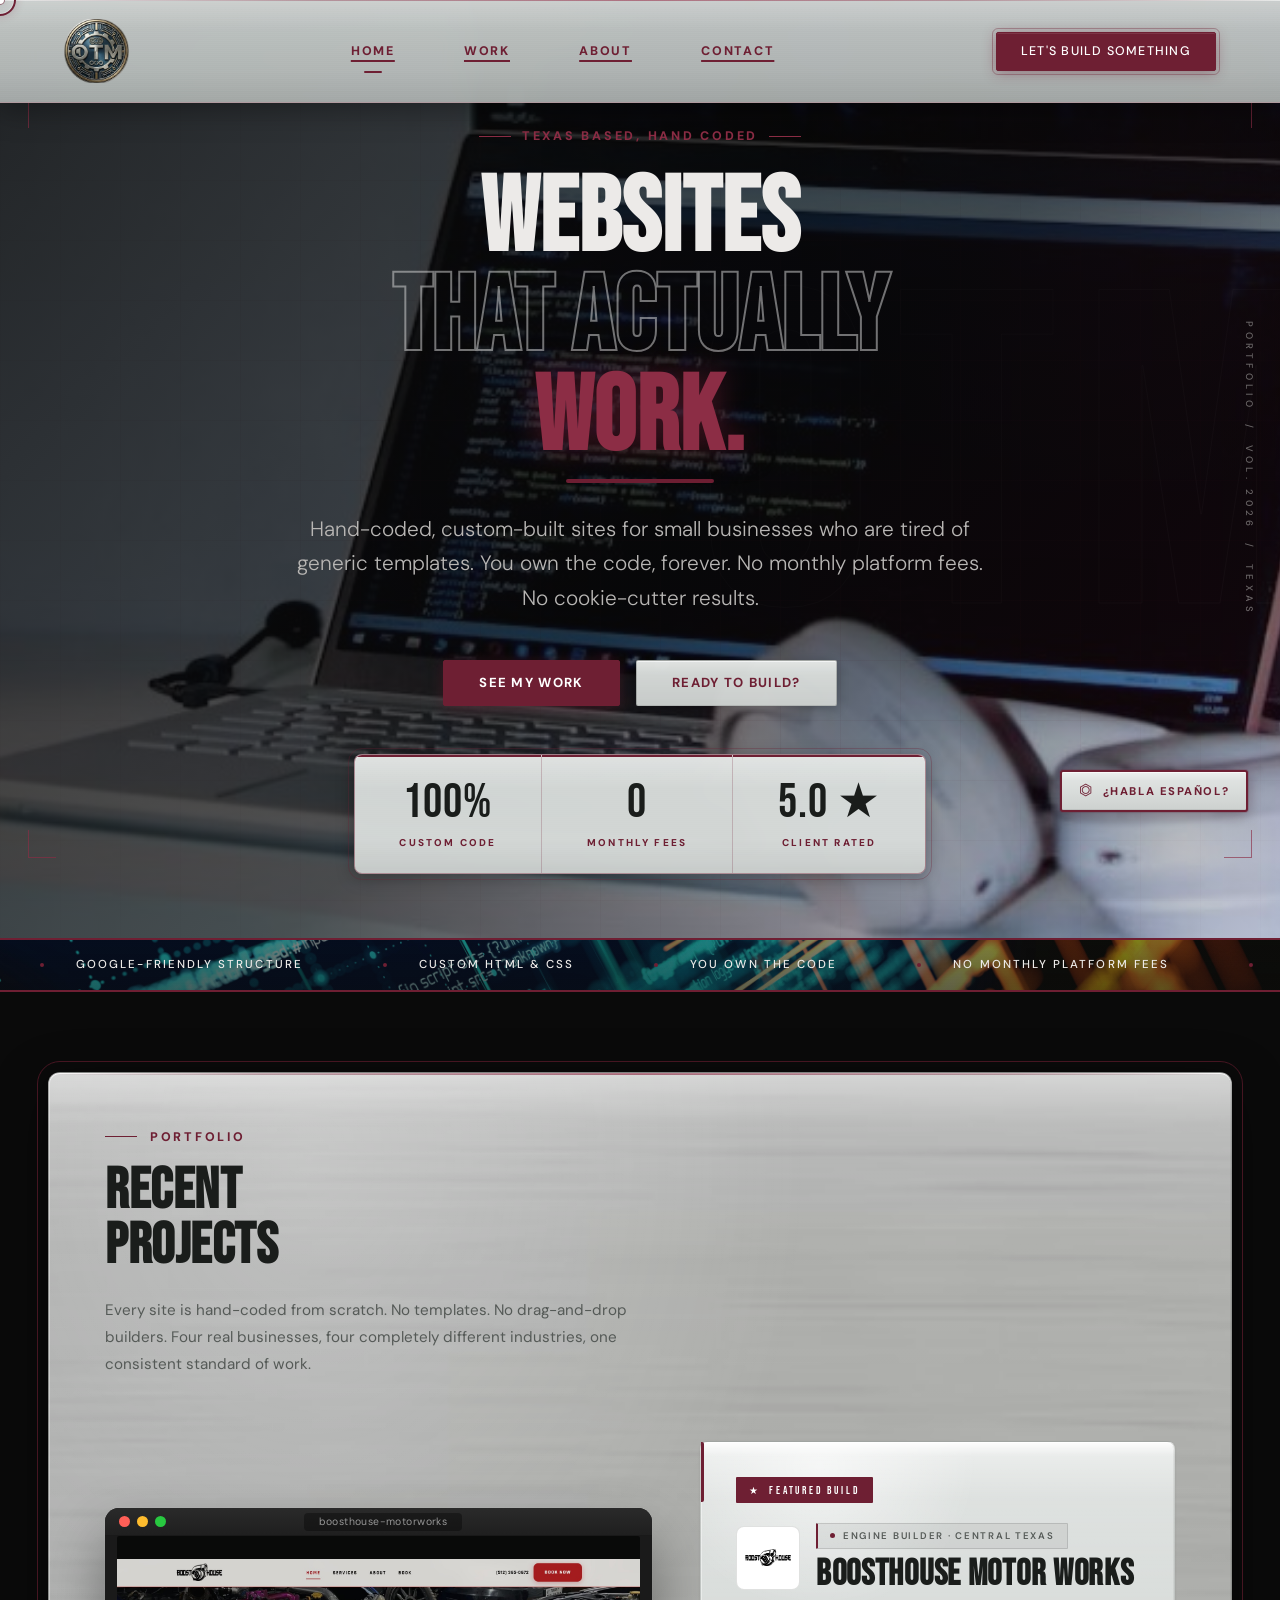
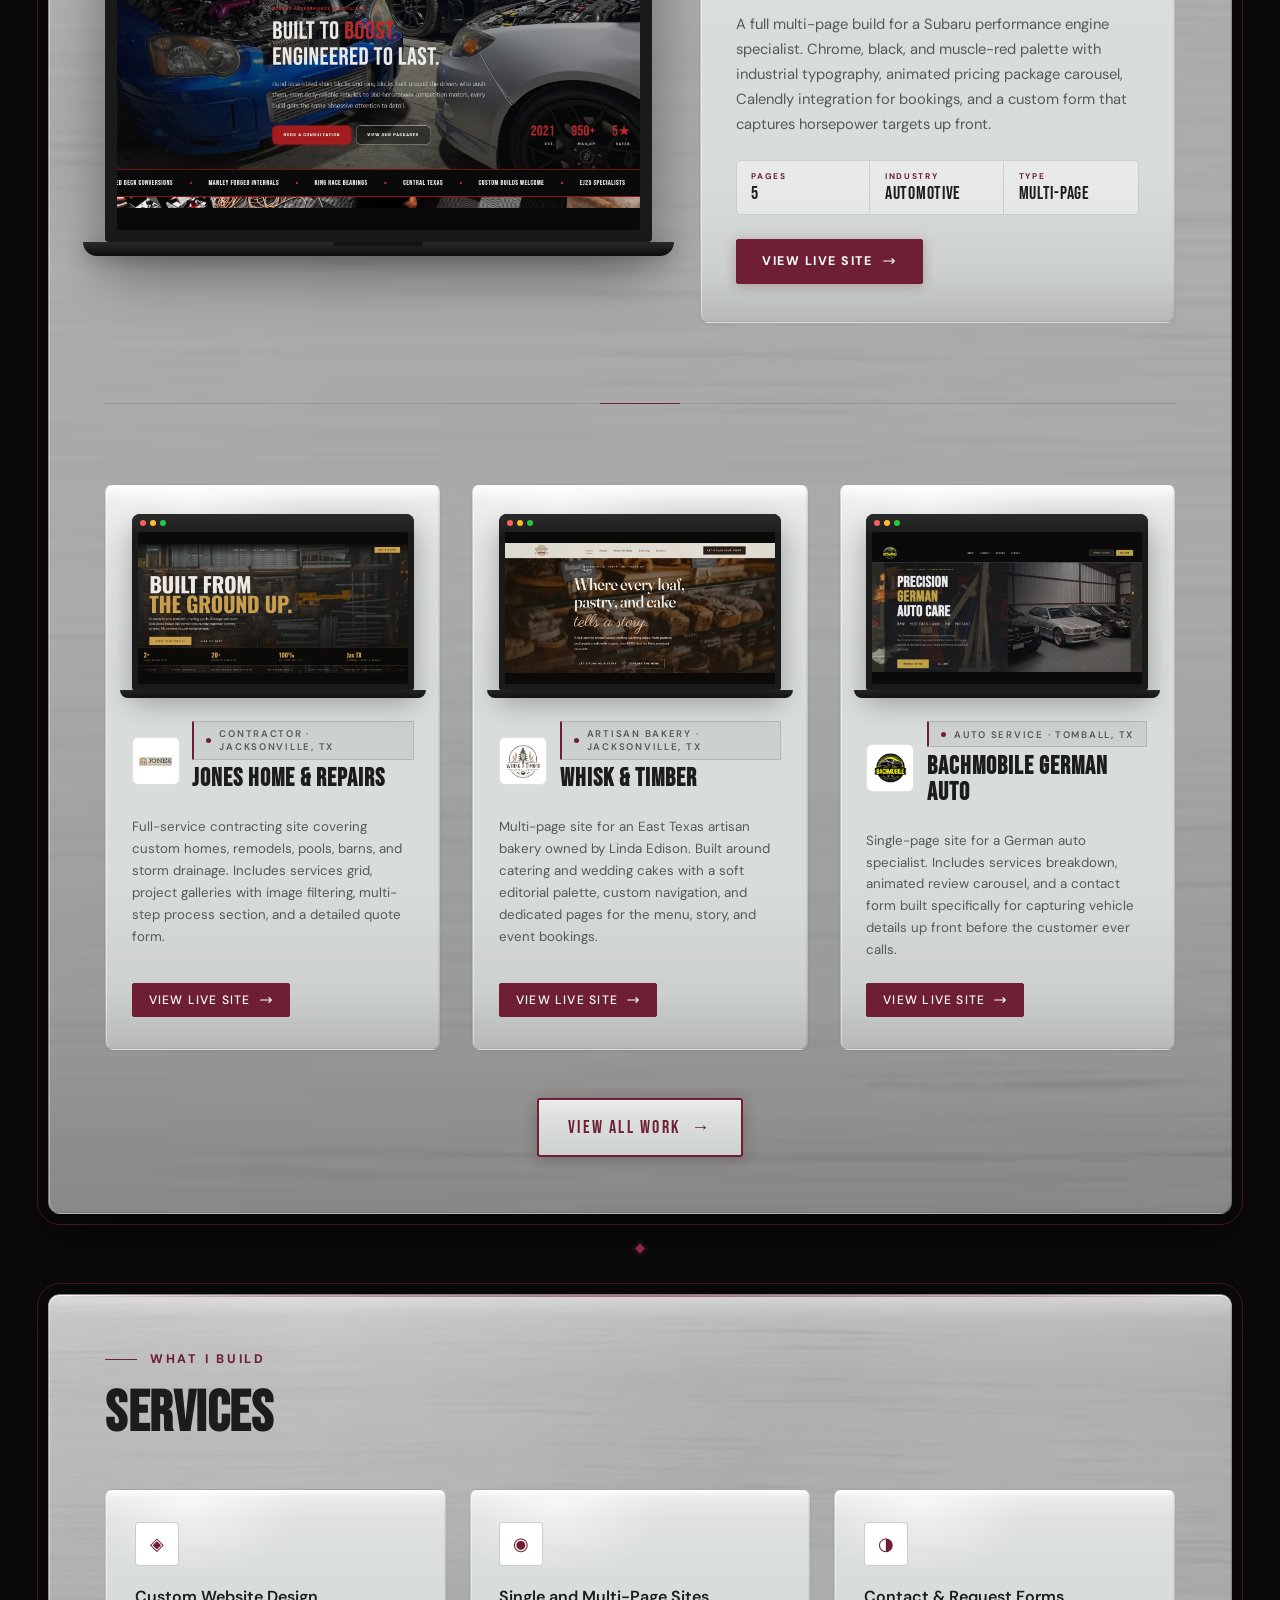
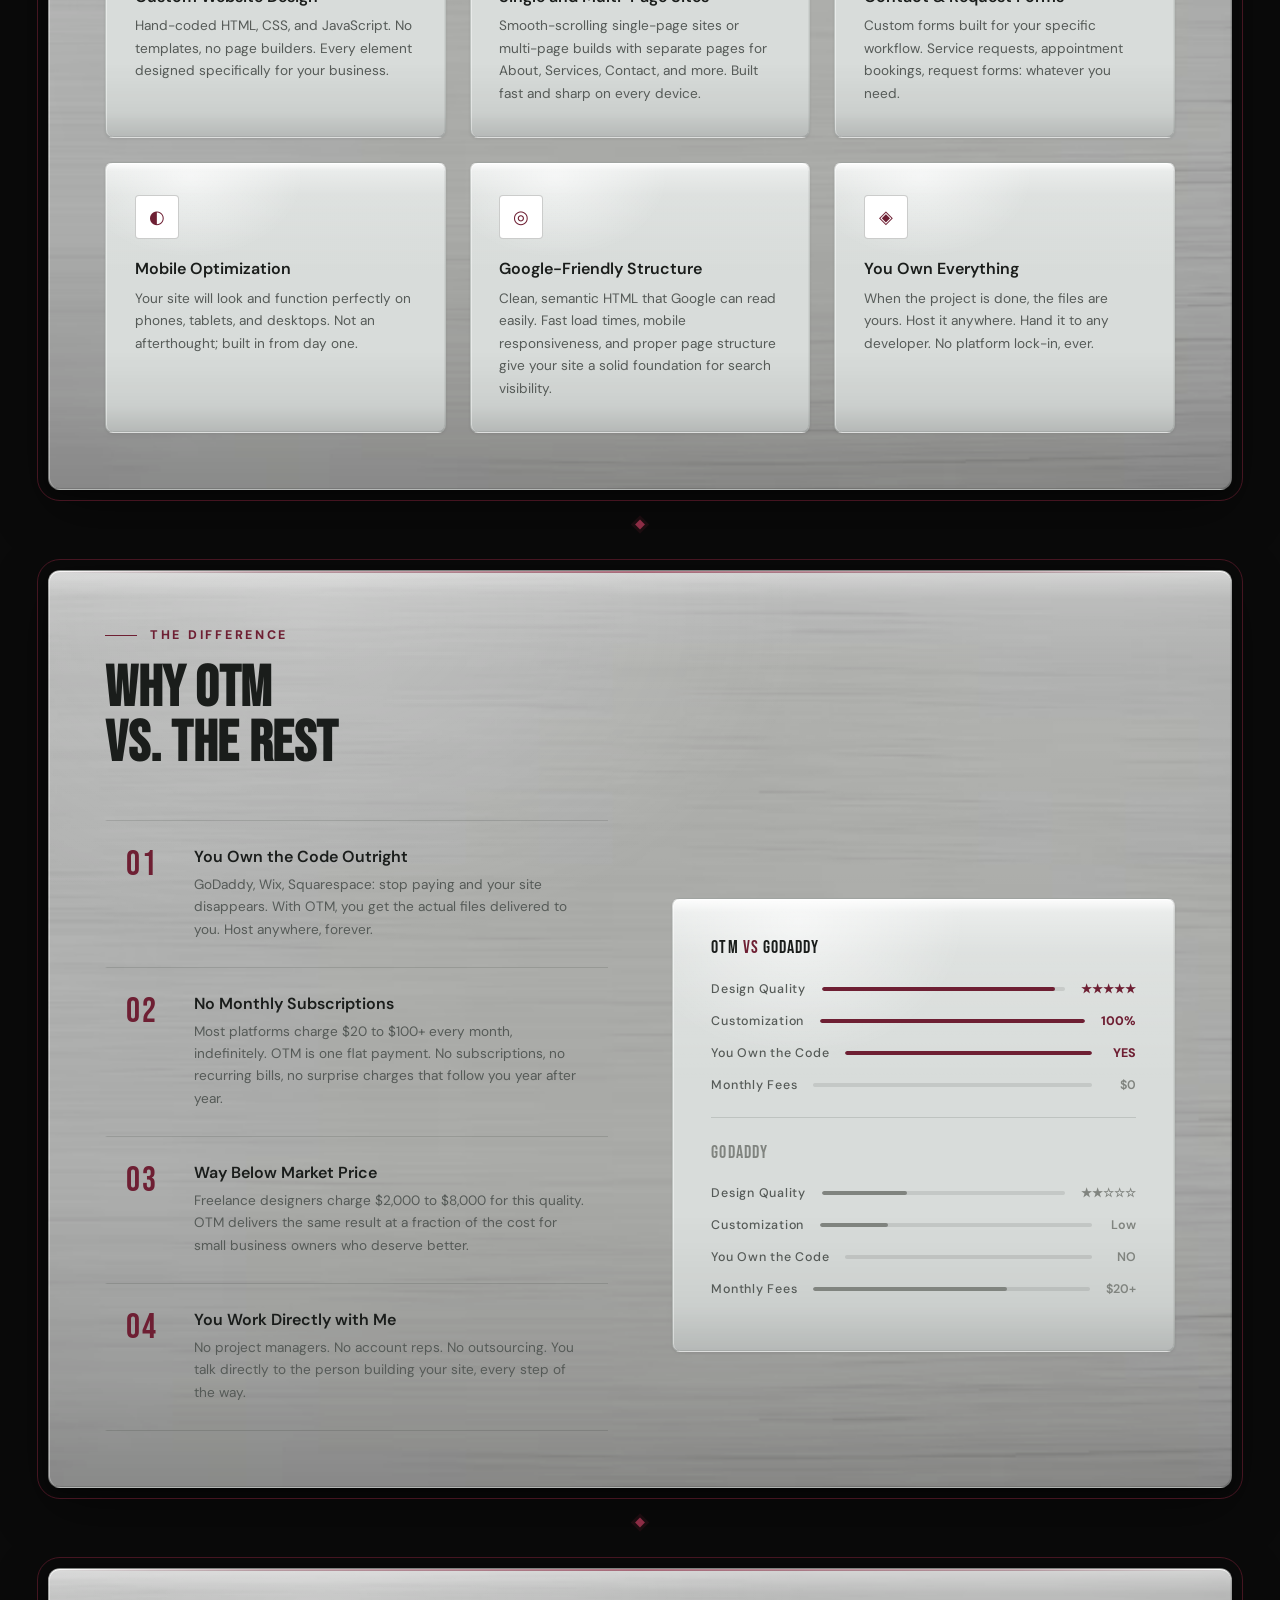
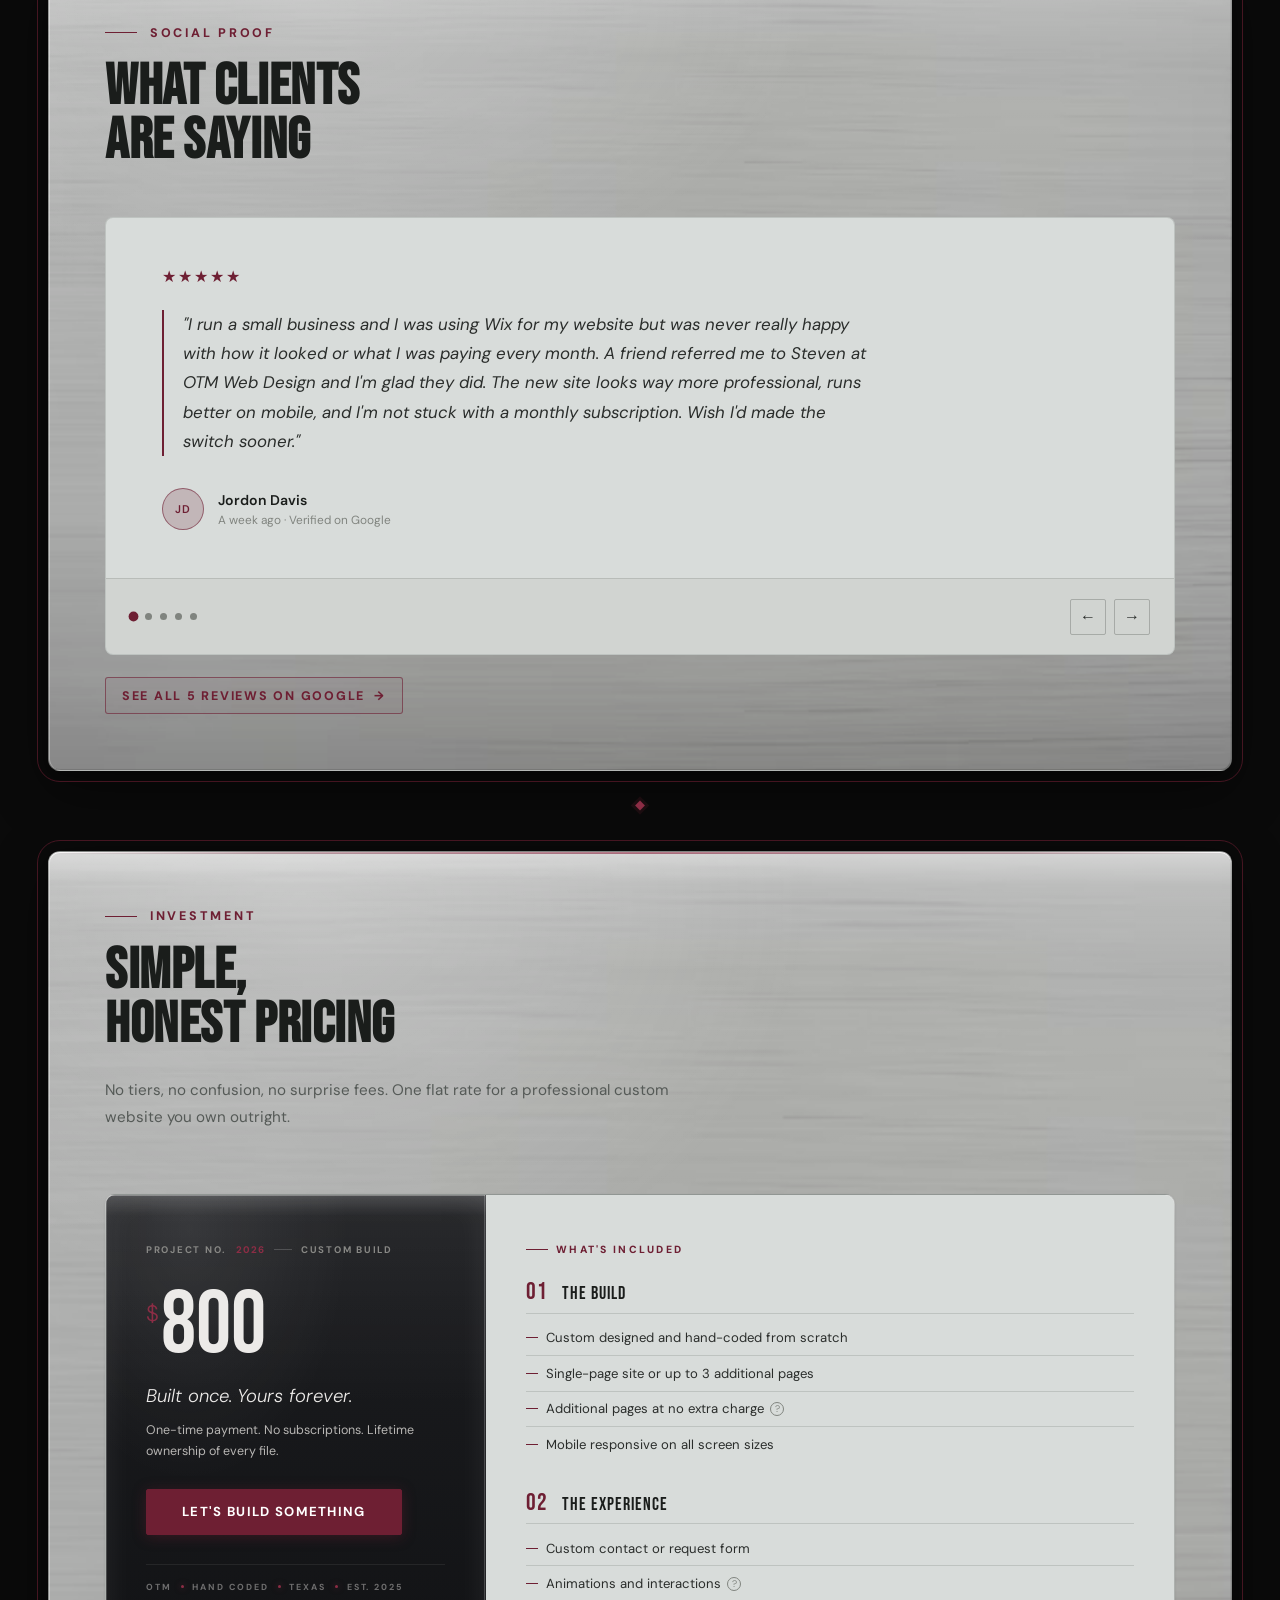
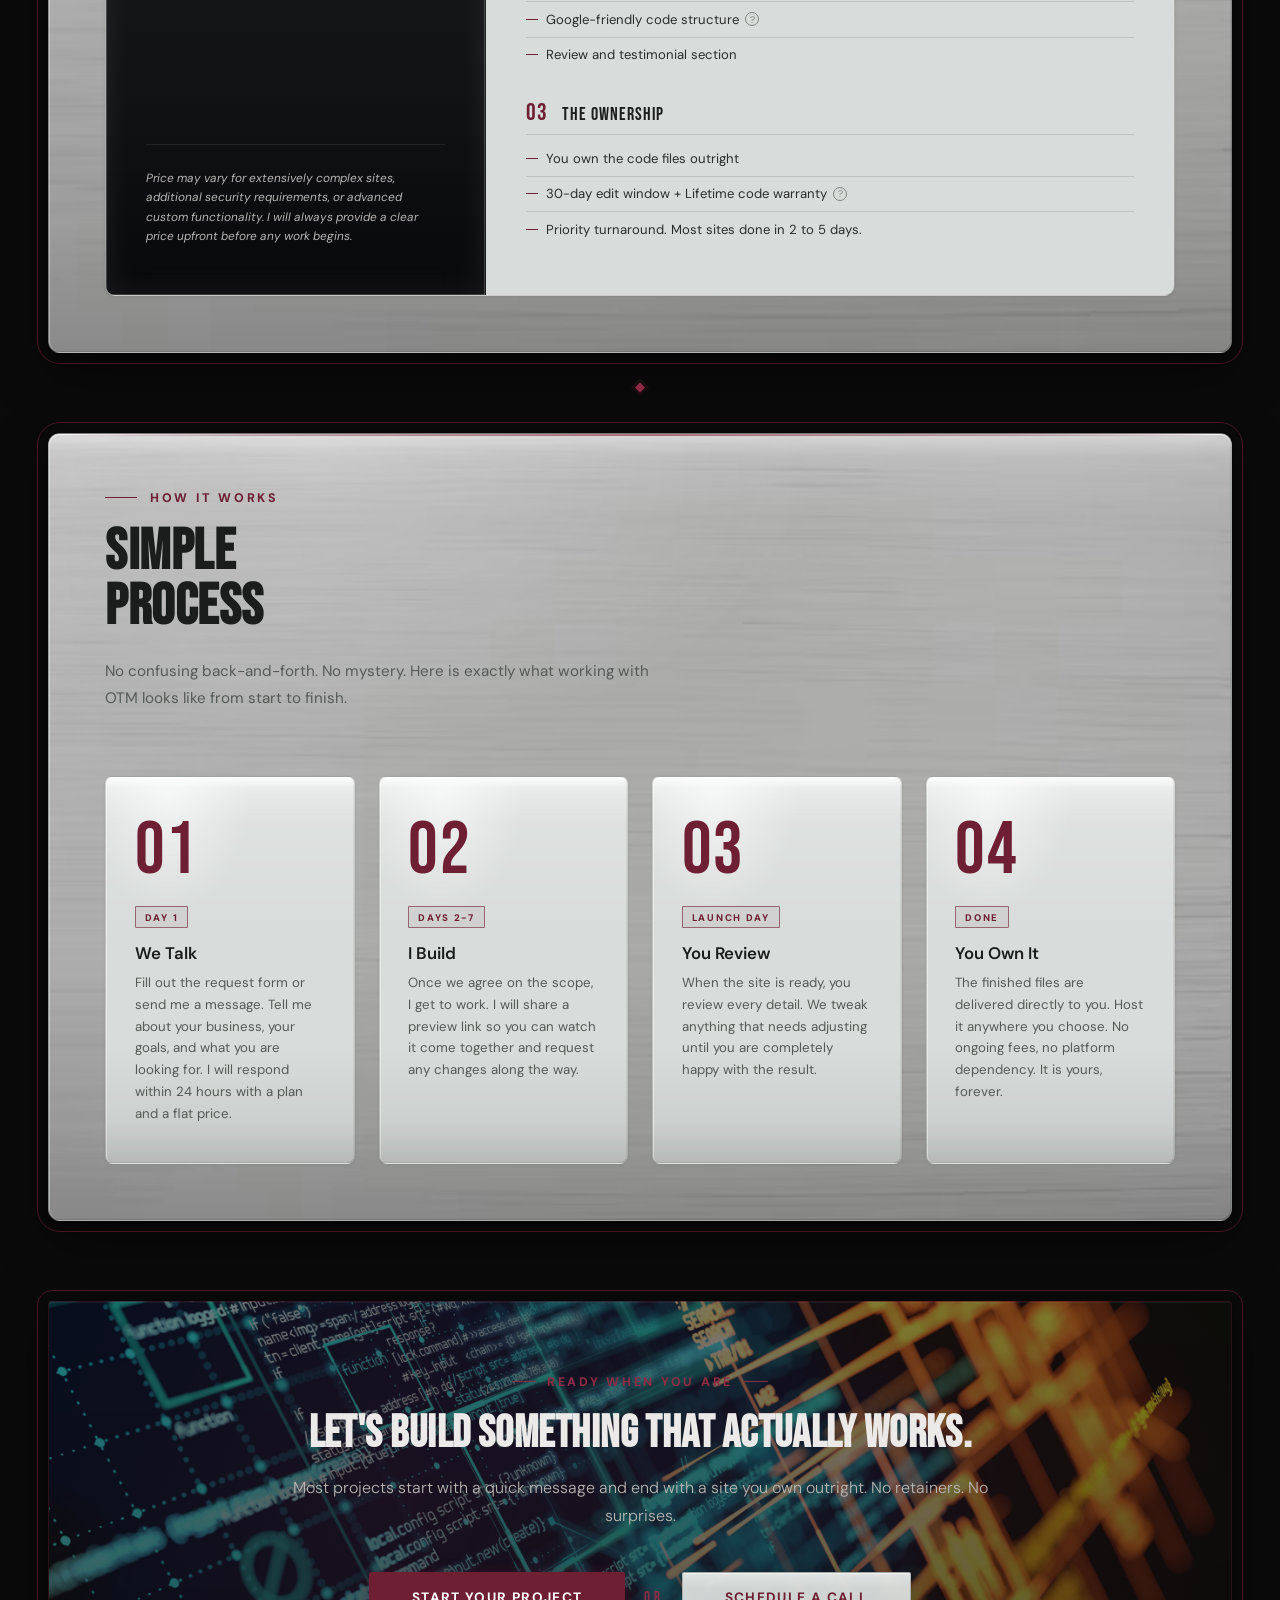
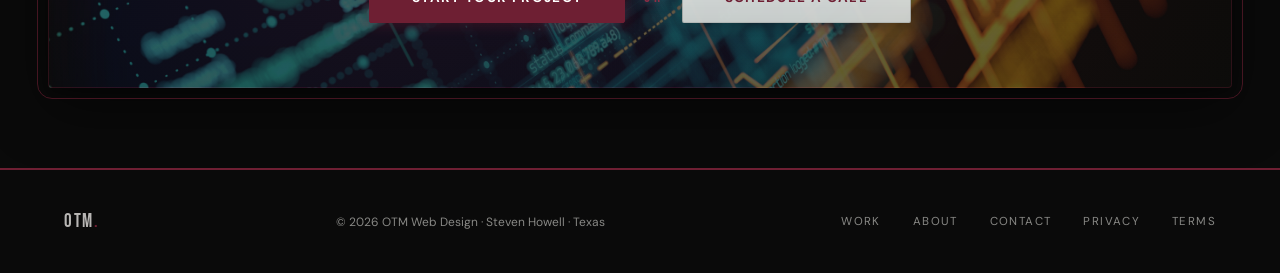
<file: index.html>
<!DOCTYPE html>
<html lang="en">
<head>
<meta charset="UTF-8">
<meta name="viewport" content="width=device-width, initial-scale=1.0">
<title>OTM Web Design | Steven Howell</title>
<meta name="description" content="Custom hand-coded websites for small businesses. One flat fee. You own the code. No monthly platform fees. Built in Texas, serving everywhere.">
<link rel="preconnect" href="https://fonts.googleapis.com">
<link rel="preconnect" href="https://fonts.gstatic.com" crossorigin>
<link href="https://fonts.googleapis.com/css2?family=Bebas+Neue&family=DM+Sans:ital,opsz,wght@0,9..40,300;0,9..40,400;0,9..40,500;0,9..40,700;1,9..40,300&display=swap" rel="stylesheet">

<!-- FAVICON / SITE ICON -->
<link rel="icon" href="/assets/favicon.ico" sizes="any">
<link rel="icon" type="image/png" sizes="48x48" href="/assets/favicon-48.png">
<link rel="icon" type="image/png" sizes="192x192" href="/assets/favicon-192.png">
<link rel="apple-touch-icon" sizes="180x180" href="/assets/apple-touch-icon.png">
<link rel="manifest" href="/site.webmanifest">
<meta name="theme-color" content="#6E1F33">

<link rel="stylesheet" href="style.css">
</head>
<body data-page="home" data-lang="en">

<!-- Scroll Progress Bar -->
<div id="progress-bar"></div>

<!-- Back to Top -->
<button id="back-top" onclick="window.scrollTo({top:0,behavior:'smooth'})" aria-label="Back to top" data-es-aria-label="Volver arriba">↑</button>

<!-- Language Toggle (sticky) -->
<button id="lang-toggle" type="button" aria-label="Toggle language">
  <span class="lang-globe" aria-hidden="true">⏣</span>
  <span class="lang-label lang-label-es">¿Habla Español?</span>
  <span class="lang-label lang-label-en">Speak English?</span>
</button>

<!-- Custom Cursor -->
<div class="cursor" id="cursor"></div>
<div class="cursor-ring" id="cursor-ring"></div>

<!-- Floating Contact Button -->
<a href="contact.html" id="float-contact" data-es="Hablemos">Let's Talk</a>

<!-- NAV -->
<nav>
  <a href="#" class="nav-logo-text" id="nav-logo">
    <img src="assets/assets-logo.png" alt="OTM Web Design" class="nav-logo-img" id="logo-img" onerror="this.style.display='none'; document.getElementById('logo-fallback').style.display='inline';">
    <span id="logo-fallback" style="display:none;">OTM<span style="color:var(--maroon);">.</span></span>
  </a>
  <button class="nav-toggle" id="navToggle" aria-label="Menu" aria-expanded="false" data-es-aria-label="Menú">
    <span></span><span></span><span></span>
  </button>
  <ul class="nav-links" id="navLinks">
    <li><a href="index.html" class="active" data-es="Inicio">Home</a></li>
    <li><a href="work.html" data-es="Trabajos">Work</a></li>
    <li><a href="about.html" data-es="Acerca de">About</a></li>
    <li><a href="contact.html" data-es="Contacto">Contact</a></li>
    <li class="nav-mobile-cta"><a href="contact.html" data-es="Hablemos">Let's Build</a></li>
  </ul>
  <a href="contact.html" class="nav-cta" data-es="Construyamos Algo">Let's Build Something</a>
</nav>

<!-- HERO -->
<section class="hero">
  <div class="hero-grid-bg"></div>
  <div class="hero-glow"></div>
  <div class="hero-bg-text">OTM</div>
  <div class="hero-frame" aria-hidden="true">
    <span class="hero-corner hero-corner-tl"></span>
    <span class="hero-corner hero-corner-tr"></span>
    <span class="hero-corner hero-corner-bl"></span>
    <span class="hero-corner hero-corner-br"></span>
    <div class="hero-vertical-meta">Portfolio &nbsp;/&nbsp; Vol. 2026 &nbsp;/&nbsp; Texas</div>
  </div>

  <div class="hero-content">
    <div class="hero-eyebrow" data-es="Hecho en Texas, Codificado a Mano">Texas Based, Hand Coded</div>
    <h1 class="hero-title">
      <span data-es="Sitios Web">Websites</span><br>
      <span class="outline" data-es="Que De Verdad">That Actually</span><br>
      <span class="amber">
        <span class="word-cycle" id="wordCycle">Work.</span>
        <span class="hero-accent" id="heroAccent"></span>
      </span>
    </h1>
    <p class="hero-sub" data-es="Sitios web codificados a mano y hechos a la medida para pequeñas empresas cansadas de plantillas genéricas. Usted es dueño del código, para siempre. Sin cuotas mensuales de plataforma. Sin resultados clonados.">
      Hand-coded, custom-built sites for small businesses who are tired of generic templates.
      You own the code, forever. No monthly platform fees. No cookie-cutter results.
    </p>
    <div class="hero-actions">
      <a href="work.html" class="btn-primary" data-es="Ver Mi Trabajo">See My Work</a>
      <a href="contact.html" class="btn-ghost" data-es="¿Listo para Construir?">Ready To Build?</a>
    </div>
    <div class="hero-stats">
      <div class="stat-item">
        <div class="stat-num" data-target="100" data-suffix="%">100%</div>
        <div class="stat-label" data-es="Código a Medida">Custom Code</div>
      </div>
      <div class="stat-item">
        <div class="stat-num" data-target="0" data-suffix="">$0</div>
        <div class="stat-label" data-es="Cuotas Mensuales">Monthly Fees</div>
      </div>
      <div class="stat-item">
        <div class="stat-num">5.0 ★</div>
        <div class="stat-label" data-es="Calificación de Clientes">Client Rated</div>
      </div>
    </div>
  </div>
</section>

<!-- MARQUEE -->
<div class="marquee-strip">
  <div class="marquee-track" id="marquee">
    <div class="marquee-item"><span class="marquee-dot"></span><span data-es="Estructura Compatible con Google">Google-Friendly Structure</span></div>
    <div class="marquee-item"><span class="marquee-dot"></span><span data-es="HTML y CSS a Medida">Custom HTML &amp; CSS</span></div>
    <div class="marquee-item"><span class="marquee-dot"></span><span data-es="Usted es Dueño del Código">You Own the Code</span></div>
    <div class="marquee-item"><span class="marquee-dot"></span><span data-es="Sin Cuotas Mensuales">No Monthly Platform Fees</span></div>
    <div class="marquee-item"><span class="marquee-dot"></span><span data-es="Optimizado para Móvil">Mobile Optimized</span></div>
    <div class="marquee-item"><span class="marquee-dot"></span><span data-es="Carga Rápida">Fast Load Times</span></div>
    <div class="marquee-item"><span class="marquee-dot"></span><span data-es="Hecho para Pequeñas Empresas">Built for Small Business</span></div>
    <div class="marquee-item"><span class="marquee-dot"></span><span data-es="Formularios de Contacto Incluidos">Contact Forms Included</span></div>
    <div class="marquee-item"><span class="marquee-dot"></span><span data-es="Estructura Compatible con Google">Google-Friendly Structure</span></div>
    <div class="marquee-item"><span class="marquee-dot"></span><span data-es="HTML y CSS a Medida">Custom HTML &amp; CSS</span></div>
    <div class="marquee-item"><span class="marquee-dot"></span><span data-es="Usted es Dueño del Código">You Own the Code</span></div>
    <div class="marquee-item"><span class="marquee-dot"></span><span data-es="Sin Cuotas Mensuales">No Monthly Platform Fees</span></div>
    <div class="marquee-item"><span class="marquee-dot"></span><span data-es="Optimizado para Móvil">Mobile Optimized</span></div>
    <div class="marquee-item"><span class="marquee-dot"></span><span data-es="Carga Rápida">Fast Load Times</span></div>
    <div class="marquee-item"><span class="marquee-dot"></span><span data-es="Hecho para Pequeñas Empresas">Built for Small Business</span></div>
    <div class="marquee-item"><span class="marquee-dot"></span><span data-es="Formularios de Contacto Incluidos">Contact Forms Included</span></div>
  </div>
</div>

<!-- WORK -->
<section id="work">
  <div class="section-label reveal" data-es="Portafolio">Portfolio</div>
  <h2 class="section-title reveal reveal-delay-1" data-es="Proyectos<br>Recientes">Recent<br>Projects</h2>
  <p class="section-intro reveal reveal-delay-2" data-es="Cada sitio se codifica a mano desde cero. Sin plantillas. Sin constructores de arrastrar y soltar. Cuatro negocios reales, cuatro industrias completamente diferentes, un mismo estándar de calidad.">Every site is hand-coded from scratch. No templates. No drag-and-drop builders. Four real businesses, four completely different industries, one consistent standard of work.</p>

  <!-- FEATURED HERO PROJECT -->
  <div class="work-featured reveal reveal-delay-2">
    <div class="featured-laptop">
      <div class="laptop-screen">
        <div class="laptop-browser-bar">
          <span class="browser-dot dot-red"></span>
          <span class="browser-dot dot-yellow"></span>
          <span class="browser-dot dot-green"></span>
          <span class="browser-url">boosthouse-motorworks</span>
        </div>
        <img src="assets/assets-boosthouse.jpg" alt="BoostHouse Motor Works website" class="laptop-img">
      </div>
      <div class="laptop-base"></div>
    </div>
    <div class="featured-info">
      <div class="featured-badge" data-es="Trabajo Destacado">Featured Build</div>
      <div class="featured-header">
        <div class="featured-logo">
          <img src="assets/logo-boosthouse.png" alt="BoostHouse Motor Works logo">
        </div>
        <div class="featured-header-text">
          <div class="work-tag" data-es="Construcción de Motores · Centro de Texas">Engine Builder · Central Texas</div>
          <h3 class="featured-title">BoostHouse Motor Works</h3>
        </div>
      </div>
      <p class="featured-desc" data-es="Construcción multi-página completa para un especialista en motores Subaru de alto rendimiento. Paleta cromo, negro y rojo músculo con tipografía industrial, carrusel animado de paquetes de precios, integración con Calendly para reservas y un formulario a la medida que captura los objetivos de potencia del cliente desde el principio.">A full multi-page build for a Subaru performance engine specialist. Chrome, black, and muscle-red palette with industrial typography, animated pricing package carousel, Calendly integration for bookings, and a custom form that captures horsepower targets up front.</p>
      <div class="featured-meta">
        <div class="meta-item">
          <div class="meta-label" data-es="Páginas">Pages</div>
          <div class="meta-value">5</div>
        </div>
        <div class="meta-item">
          <div class="meta-label" data-es="Industria">Industry</div>
          <div class="meta-value" data-es="Automotriz">Automotive</div>
        </div>
        <div class="meta-item">
          <div class="meta-label" data-es="Tipo">Type</div>
          <div class="meta-value" data-es="Multi-página">Multi-page</div>
        </div>
      </div>
      <a href="https://one-true-mission.github.io/BoostHouse-MotorWorks/" target="_blank" rel="noopener" class="featured-link">
        <span data-es="Ver Sitio en Vivo">View Live Site</span>
        <svg fill="none" viewBox="0 0 24 24" stroke="currentColor" stroke-width="2"><path stroke-linecap="round" stroke-linejoin="round" d="M17 8l4 4m0 0l-4 4m4-4H3"/></svg>
      </a>
    </div>
  </div>

  <!-- SECONDARY PROJECTS GRID -->
  <div class="work-grid-new">
    <div class="work-card-new reveal">
      <div class="mini-laptop">
        <div class="mini-screen">
          <div class="mini-browser-bar">
            <span class="browser-dot dot-red"></span>
            <span class="browser-dot dot-yellow"></span>
            <span class="browser-dot dot-green"></span>
          </div>
          <img src="assets/assets-joneshomesrepairs.jpg" alt="Jones Home & Repairs website">
        </div>
        <div class="mini-base"></div>
      </div>
      <div class="card-header">
        <div class="card-logo">
          <img src="assets/logo-joneshomesrepairs.png" alt="Jones Home & Repairs logo">
        </div>
        <div class="card-header-text">
          <div class="work-tag" data-es="Contratista · Jacksonville, TX">Contractor · Jacksonville, TX</div>
          <h3>Jones Home &amp; Repairs</h3>
        </div>
      </div>
      <p data-es="Sitio de servicios de contratación que cubre casas a medida, remodelaciones, piscinas, graneros y drenaje pluvial. Incluye cuadrícula de servicios, galerías de proyectos con filtrado de imágenes, sección de proceso de varios pasos y un formulario detallado para cotizaciones.">Full-service contracting site covering custom homes, remodels, pools, barns, and storm drainage. Includes services grid, project galleries with image filtering, multi-step process section, and a detailed quote form.</p>
      <a href="https://joneshomesrepairs.com" target="_blank" rel="noopener" class="work-link">
        <span data-es="Ver Sitio en Vivo">View Live Site</span>
        <svg fill="none" viewBox="0 0 24 24" stroke="currentColor" stroke-width="2"><path stroke-linecap="round" stroke-linejoin="round" d="M17 8l4 4m0 0l-4 4m4-4H3"/></svg>
      </a>
    </div>

    <div class="work-card-new reveal reveal-delay-1">
      <div class="mini-laptop">
        <div class="mini-screen">
          <div class="mini-browser-bar">
            <span class="browser-dot dot-red"></span>
            <span class="browser-dot dot-yellow"></span>
            <span class="browser-dot dot-green"></span>
          </div>
          <img src="assets/assets-whiskandtimber.jpg" alt="Whisk & Timber Artisan Bakery website">
        </div>
        <div class="mini-base"></div>
      </div>
      <div class="card-header">
        <div class="card-logo">
          <img src="assets/logo-whiskandtimber.png" alt="Whisk & Timber logo">
        </div>
        <div class="card-header-text">
          <div class="work-tag" data-es="Panadería Artesanal · Jacksonville, TX">Artisan Bakery · Jacksonville, TX</div>
          <h3>Whisk &amp; Timber</h3>
        </div>
      </div>
      <p data-es="Sitio multi-página para una panadería artesanal del este de Texas, propiedad de Linda Edison. Construido alrededor de catering y pasteles de boda con una paleta editorial suave, navegación a la medida, y páginas dedicadas para el menú, la historia y reservaciones de eventos.">Multi-page site for an East Texas artisan bakery owned by Linda Edison. Built around catering and wedding cakes with a soft editorial palette, custom navigation, and dedicated pages for the menu, story, and event bookings.</p>
      <a href="https://whiskandtimber.com" target="_blank" rel="noopener" class="work-link">
        <span data-es="Ver Sitio en Vivo">View Live Site</span>
        <svg fill="none" viewBox="0 0 24 24" stroke="currentColor" stroke-width="2"><path stroke-linecap="round" stroke-linejoin="round" d="M17 8l4 4m0 0l-4 4m4-4H3"/></svg>
      </a>
    </div>

    <div class="work-card-new reveal reveal-delay-2">
      <div class="mini-laptop">
        <div class="mini-screen">
          <div class="mini-browser-bar">
            <span class="browser-dot dot-red"></span>
            <span class="browser-dot dot-yellow"></span>
            <span class="browser-dot dot-green"></span>
          </div>
          <img src="assets/assets-bachmobile.jpg" alt="Bachmobile German Auto website">
        </div>
        <div class="mini-base"></div>
      </div>
      <div class="card-header">
        <div class="card-logo">
          <img src="assets/logo-bachmobile.png" alt="Bachmobile German Auto logo">
        </div>
        <div class="card-header-text">
          <div class="work-tag" data-es="Servicio Automotriz · Tomball, TX">Auto Service · Tomball, TX</div>
          <h3>Bachmobile German Auto</h3>
        </div>
      </div>
      <p data-es="Sitio de una sola página para un especialista en autos alemanes. Incluye desglose de servicios, carrusel animado de reseñas y un formulario de contacto diseñado específicamente para capturar detalles del vehículo antes de que el cliente llame.">Single-page site for a German auto specialist. Includes services breakdown, animated review carousel, and a contact form built specifically for capturing vehicle details up front before the customer ever calls.</p>
      <a href="https://bachmobilegerman.com" target="_blank" rel="noopener" class="work-link">
        <span data-es="Ver Sitio en Vivo">View Live Site</span>
        <svg fill="none" viewBox="0 0 24 24" stroke="currentColor" stroke-width="2"><path stroke-linecap="round" stroke-linejoin="round" d="M17 8l4 4m0 0l-4 4m4-4H3"/></svg>
      </a>
    </div>
  </div>

  <a href="work.html" class="work-view-all reveal">
    <span data-es="Ver Todos los Trabajos">View All Work</span>
    <span class="work-view-all-arrow">&rarr;</span>
  </a>
</section>

<!-- SERVICES -->
<section id="services">
  <div class="section-label reveal" data-es="Lo Que Construyo">What I Build</div>
  <h2 class="section-title reveal reveal-delay-1" data-es="Servicios">Services</h2>

  <div class="services-grid">
    <div class="service-item reveal">
      <div class="service-icon">◈</div>
      <h3 data-es="Diseño Web a Medida">Custom Website Design</h3>
      <p data-es="HTML, CSS y JavaScript codificados a mano. Sin plantillas, sin constructores de páginas. Cada elemento diseñado específicamente para su negocio.">Hand-coded HTML, CSS, and JavaScript. No templates, no page builders. Every element designed specifically for your business.</p>
    </div>
    <div class="service-item reveal reveal-delay-1">
      <div class="service-icon">◉</div>
      <h3 data-es="Sitios de Una o Varias Páginas">Single and Multi-Page Sites</h3>
      <p data-es="Sitios de una sola página con desplazamiento suave o construcciones multi-página con páginas separadas para Acerca de, Servicios, Contacto y más. Construidos rápido y nítidos en cada dispositivo.">Smooth-scrolling single-page sites or multi-page builds with separate pages for About, Services, Contact, and more. Built fast and sharp on every device.</p>
    </div>
    <div class="service-item reveal reveal-delay-2">
      <div class="service-icon">◑</div>
      <h3 data-es="Formularios de Contacto y Solicitudes">Contact &amp; Request Forms</h3>
      <p data-es="Formularios a medida construidos para su flujo de trabajo específico. Solicitudes de servicio, reservación de citas, formularios de pedidos: lo que necesite.">Custom forms built for your specific workflow. Service requests, appointment bookings, request forms: whatever you need.</p>
    </div>
    <div class="service-item reveal reveal-delay-3">
      <div class="service-icon">◐</div>
      <h3 data-es="Optimización Móvil">Mobile Optimization</h3>
      <p data-es="Su sitio se verá y funcionará perfectamente en teléfonos, tabletas y computadoras. No es algo añadido al final; está integrado desde el primer día.">Your site will look and function perfectly on phones, tablets, and desktops. Not an afterthought; built in from day one.</p>
    </div>
    <div class="service-item reveal">
      <div class="service-icon">◎</div>
      <h3 data-es="Estructura Compatible con Google">Google-Friendly Structure</h3>
      <p data-es="HTML limpio y semántico que Google puede leer fácilmente. Cargas rápidas, capacidad de respuesta móvil y estructura adecuada de la página le dan a su sitio una base sólida para visibilidad en búsquedas.">Clean, semantic HTML that Google can read easily. Fast load times, mobile responsiveness, and proper page structure give your site a solid foundation for search visibility.</p>
    </div>
    <div class="service-item reveal reveal-delay-1">
      <div class="service-icon">◈</div>
      <h3 data-es="Usted es Dueño de Todo">You Own Everything</h3>
      <p data-es="Cuando el proyecto termina, los archivos son suyos. Hospédelo donde quiera. Entréguelo a cualquier desarrollador. Sin dependencia de plataforma, jamás.">When the project is done, the files are yours. Host it anywhere. Hand it to any developer. No platform lock-in, ever.</p>
    </div>
  </div>
</section>

<!-- WHY OTM -->
<section id="why">
  <div class="section-label reveal" data-es="La Diferencia">The Difference</div>
  <h2 class="section-title reveal reveal-delay-1" data-es="OTM<br>vs. los Demás">Why OTM<br>vs. The Rest</h2>

  <div class="why-grid">
    <div class="why-list">
      <div class="why-item reveal">
        <div class="why-num">01</div>
        <div class="why-content">
          <h3 data-es="Usted es Dueño del Código por Completo">You Own the Code Outright</h3>
          <p data-es="GoDaddy, Wix, Squarespace: deja de pagar y su sitio desaparece. Con OTM, recibe los archivos reales entregados a usted. Hospede donde sea, para siempre.">GoDaddy, Wix, Squarespace: stop paying and your site disappears. With OTM, you get the actual files delivered to you. Host anywhere, forever.</p>
        </div>
      </div>
      <div class="why-item reveal reveal-delay-1">
        <div class="why-num">02</div>
        <div class="why-content">
          <h3 data-es="Sin Suscripciones Mensuales">No Monthly Subscriptions</h3>
          <p data-es="La mayoría de las plataformas cobran de $20 a más de $100 cada mes, indefinidamente. OTM es un solo pago plano. Sin suscripciones, sin cuentas recurrentes, sin cargos sorpresa que lo persigan año tras año.">Most platforms charge $20 to $100+ every month, indefinitely. OTM is one flat payment. No subscriptions, no recurring bills, no surprise charges that follow you year after year.</p>
        </div>
      </div>
      <div class="why-item reveal reveal-delay-2">
        <div class="why-num">03</div>
        <div class="why-content">
          <h3 data-es="Muy Por Debajo del Precio del Mercado">Way Below Market Price</h3>
          <p data-es="Los diseñadores independientes cobran de $2,000 a $8,000 por esta calidad. OTM entrega el mismo resultado por una fracción del costo, para dueños de pequeñas empresas que merecen algo mejor.">Freelance designers charge $2,000 to $8,000 for this quality. OTM delivers the same result at a fraction of the cost for small business owners who deserve better.</p>
        </div>
      </div>
      <div class="why-item reveal reveal-delay-3">
        <div class="why-num">04</div>
        <div class="why-content">
          <h3 data-es="Trabaja Directamente Conmigo">You Work Directly with Me</h3>
          <p data-es="Sin gerentes de proyecto. Sin representantes de cuenta. Sin subcontratación. Habla directamente con la persona que construye su sitio, en cada paso del camino.">No project managers. No account reps. No outsourcing. You talk directly to the person building your site, every step of the way.</p>
        </div>
      </div>
    </div>
    <div class="why-visual reveal reveal-delay-2">
      <div class="compare-title">OTM <span data-es="vs">vs</span> GoDaddy</div>
      <div class="compare-row">
        <span class="compare-label" data-es="Calidad de Diseño">Design Quality</span>
        <div class="compare-bar-wrap"><div class="compare-bar" style="width:96%"></div></div>
        <span class="compare-val accent">★★★★★</span>
      </div>
      <div class="compare-row">
        <span class="compare-label" data-es="Personalización">Customization</span>
        <div class="compare-bar-wrap"><div class="compare-bar" style="width:100%"></div></div>
        <span class="compare-val accent">100%</span>
      </div>
      <div class="compare-row">
        <span class="compare-label" data-es="Usted Es Dueño del Código">You Own the Code</span>
        <div class="compare-bar-wrap"><div class="compare-bar" style="width:100%"></div></div>
        <span class="compare-val accent" data-es="SÍ">YES</span>
      </div>
      <div class="compare-row">
        <span class="compare-label" data-es="Cuotas Mensuales">Monthly Fees</span>
        <div class="compare-bar-wrap"><div class="compare-bar low" style="width:0%"></div></div>
        <span class="compare-val dim">$0</span>
      </div>
      <hr class="vs-divider">
      <div class="compare-title dim"><span class="dim">GoDaddy</span></div>
      <div class="compare-row">
        <span class="compare-label" data-es="Calidad de Diseño">Design Quality</span>
        <div class="compare-bar-wrap"><div class="compare-bar low" style="width:35%"></div></div>
        <span class="compare-val dim">★★☆☆☆</span>
      </div>
      <div class="compare-row">
        <span class="compare-label" data-es="Personalización">Customization</span>
        <div class="compare-bar-wrap"><div class="compare-bar low" style="width:25%"></div></div>
        <span class="compare-val dim" data-es="Bajo">Low</span>
      </div>
      <div class="compare-row">
        <span class="compare-label" data-es="Usted Es Dueño del Código">You Own the Code</span>
        <div class="compare-bar-wrap"><div class="compare-bar low" style="width:0%"></div></div>
        <span class="compare-val dim">NO</span>
      </div>
      <div class="compare-row">
        <span class="compare-label" data-es="Cuotas Mensuales">Monthly Fees</span>
        <div class="compare-bar-wrap"><div class="compare-bar low" style="width:70%"></div></div>
        <span class="compare-val dim">$20+</span>
      </div>
    </div>
  </div>
</section>

<!-- REVIEWS -->
<section id="reviews">
  <div class="section-label reveal" data-es="Prueba Social">Social Proof</div>
  <h2 class="section-title reveal reveal-delay-1" data-es="Lo Que Dicen<br>Los Clientes">What Clients<br>Are Saying</h2>

  <div class="carousel-wrap reveal">
    <div class="carousel-track" id="carouselTrack">

      <a href="https://maps.app.goo.gl/nb4wrZ8T2p2azjK66" target="_blank" rel="noopener" class="review-card-link">
        <div class="testimonial-card">
          <div class="stars">★★★★★</div>
          <blockquote>"I run a small business and I was using Wix for my website but was never really happy with how it looked or what I was paying every month. A friend referred me to Steven at OTM Web Design and I'm glad they did. The new site looks way more professional, runs better on mobile, and I'm not stuck with a monthly subscription. Wish I'd made the switch sooner."</blockquote>
          <div class="testimonial-author">
            <div class="author-avatar">JD</div>
            <div>
              <div class="author-name">Jordon Davis</div>
              <div class="author-detail" data-es="Hace una semana &middot; Verificado en Google">A week ago &middot; Verified on Google</div>
            </div>
          </div>
        </div>
      </a>

      <a href="https://maps.app.goo.gl/nb4wrZ8T2p2azjK66" target="_blank" rel="noopener" class="review-card-link">
        <div class="testimonial-card">
          <div class="stars">★★★★★</div>
          <blockquote>"Steven at OTM Designs built my website and made the process simple as a new business owner. He kept me in the loop, the site looks polished on both desktop and mobile, and he got it up and running fast. Would recommend to anyone needing a website."</blockquote>
          <div class="testimonial-author">
            <div class="author-avatar">TG</div>
            <div>
              <div class="author-name">Tyler Goen</div>
              <div class="author-detail" data-es="Hace una semana &middot; Verificado en Google">A week ago &middot; Verified on Google</div>
            </div>
          </div>
        </div>
      </a>

      <a href="https://maps.app.goo.gl/nb4wrZ8T2p2azjK66" target="_blank" rel="noopener" class="review-card-link">
        <div class="testimonial-card">
          <div class="stars">★★★★★</div>
          <blockquote>"OTM design was awesome! Very helpful and the finished product was more than I expected!! Will definitely be staying in touch for further business ventures!"</blockquote>
          <div class="testimonial-author">
            <div class="author-avatar">CN</div>
            <div>
              <div class="author-name">Cody Nelson</div>
              <div class="author-detail" data-es="Hace 2 semanas &middot; Verificado en Google">2 weeks ago &middot; Verified on Google</div>
            </div>
          </div>
        </div>
      </a>

      <a href="https://maps.app.goo.gl/nb4wrZ8T2p2azjK66" target="_blank" rel="noopener" class="review-card-link">
        <div class="testimonial-card">
          <div class="stars">★★★★★</div>
          <blockquote>"I couldn't be happier with the experience working with Steven at OTM Design! As someone who had zero web presence before reaching out, I was blown away by how easy and stress-free the whole process was. From the very first conversation, everything was handled smoothly and efficiently..."</blockquote>
          <div class="testimonial-author">
            <div class="author-avatar">JM</div>
            <div>
              <div class="author-name">Jonathan Morgan</div>
              <div class="author-detail" data-es="Hace 2 semanas &middot; Verificado en Google">2 weeks ago &middot; Verified on Google</div>
            </div>
          </div>
        </div>
      </a>

      <a href="https://maps.app.goo.gl/nb4wrZ8T2p2azjK66" target="_blank" rel="noopener" class="review-card-link">
        <div class="testimonial-card">
          <div class="stars">★★★★★</div>
          <blockquote>"Steven made me an incredible looking, professional website for my auto repair business for a FAR lower price than I'd been quoted by other site builders. And you know what? I think the quality of his work is BETTER than what the other guys would have provided..."</blockquote>
          <div class="testimonial-author">
            <div class="author-avatar">MP</div>
            <div>
              <div class="author-name">Matt Pockrus</div>
              <div class="author-detail" data-es="Hace 2 semanas &middot; Verificado en Google">2 weeks ago &middot; Verified on Google</div>
            </div>
          </div>
        </div>
      </a>

    </div>
    <div class="carousel-controls">
      <div class="carousel-dots" id="carouselDots">
        <button class="carousel-dot active" onclick="goTo(0)" aria-label="Slide 1"></button>
        <button class="carousel-dot" onclick="goTo(1)" aria-label="Slide 2"></button>
        <button class="carousel-dot" onclick="goTo(2)" aria-label="Slide 3"></button>
        <button class="carousel-dot" onclick="goTo(3)" aria-label="Slide 4"></button>
        <button class="carousel-dot" onclick="goTo(4)" aria-label="Slide 5"></button>
      </div>
      <div class="carousel-btns">
        <button class="carousel-btn" onclick="carouselPrev()" aria-label="Previous" data-es-aria-label="Anterior">&#8592;</button>
        <button class="carousel-btn" onclick="carouselNext()" aria-label="Next" data-es-aria-label="Siguiente">&#8594;</button>
      </div>
    </div>
  </div>

  <a href="https://maps.app.goo.gl/nb4wrZ8T2p2azjK66" target="_blank" rel="noopener" class="reviews-google-cta reveal">
    <span data-es="Ver Las 5 Reseñas en Google">See all 5 reviews on Google</span>
    <span class="reviews-google-cta-arrow">&rarr;</span>
  </a>
</section>

<!-- PRICING -->
<section id="pricing">
  <div class="section-label reveal" data-es="Inversión">Investment</div>
  <h2 class="section-title reveal reveal-delay-1" data-es="Precios Simples,<br>Honestos">Simple,<br>Honest Pricing</h2>
  <p class="section-intro reveal reveal-delay-2" data-es="Sin niveles, sin confusión, sin cuotas sorpresa. Una tarifa plana por un sitio web profesional a la medida que es completamente suyo.">No tiers, no confusion, no surprise fees. One flat rate for a professional custom website you own outright.</p>

  <div class="pricing-single reveal reveal-delay-2">
    <div class="pricing-single-left">
      <div class="pricing-mark-top">
        <span data-es="Proyecto No.">Project No.</span>
        <span class="pricing-mark-num">2026</span>
        <span class="pricing-mark-divider"></span>
        <span data-es="Diseño Personalizado">Custom Build</span>
      </div>

      <div class="pricing-price"><sup>$</sup>800</div>

      <p class="pricing-philosophy" data-es="Hecho una vez. Suyo para siempre.">Built once. Yours forever.</p>
      <p class="pricing-philosophy-sub" data-es="Pago único. Sin suscripciones. Propiedad de por vida de cada archivo.">One-time payment. No subscriptions. Lifetime ownership of every file.</p>

      <a href="contact.html" class="btn-primary pricing-cta" data-es="Construyamos Algo">Let's Build Something</a>

      <div class="pricing-seal">
        <span>OTM</span>
        <span class="pricing-seal-dot"></span>
        <span data-es="Hecho a Mano">Hand Coded</span>
        <span class="pricing-seal-dot"></span>
        <span>Texas</span>
        <span class="pricing-seal-dot"></span>
        <span data-es="Desde 2025">Est. 2025</span>
      </div>

      <p class="pricing-disclaimer" data-es="El precio puede variar para sitios extensamente complejos, requisitos adicionales de seguridad o funcionalidad personalizada avanzada. Siempre proporcionaré un precio claro por adelantado antes de comenzar cualquier trabajo.">Price may vary for extensively complex sites, additional security requirements, or advanced custom functionality. I will always provide a clear price upfront before any work begins.</p>
    </div>
    <div class="pricing-single-right">
      <div class="pricing-features-title" data-es="Lo Que Incluye">What's Included</div>

      <div class="feature-group">
        <div class="feature-group-header">
          <span class="feature-group-num">01</span>
          <span class="feature-group-name" data-es="La Construcción">The Build</span>
        </div>
        <ul class="pricing-features">
          <li data-es="Diseñado y codificado a mano desde cero">Custom designed and hand-coded from scratch</li>
          <li data-es="Sitio de una sola página o hasta 3 páginas adicionales">Single-page site or up to 3 additional pages</li>
          <li>
            <span class="tooltip-wrap">
              <span data-es="Páginas adicionales sin cargo extra">Additional pages at no extra charge</span>
              <span class="tooltip-icon">?</span>
              <span class="tooltip-box" data-es="¿Necesita una página de Acerca de, Servicios o Contacto en lugar de solo una sección? No hay problema. Hasta 3 páginas HTML adicionales están incluidas.">Need an About page, Services page, or Contact page instead of just a section? No problem. Up to 3 extra HTML pages are included.</span>
            </span>
          </li>
          <li data-es="Adaptable a todos los tamaños de pantalla">Mobile responsive on all screen sizes</li>
        </ul>
      </div>

      <div class="feature-group">
        <div class="feature-group-header">
          <span class="feature-group-num">02</span>
          <span class="feature-group-name" data-es="La Experiencia">The Experience</span>
        </div>
        <ul class="pricing-features">
          <li data-es="Formulario de contacto o solicitud a la medida">Custom contact or request form</li>
          <li>
            <span class="tooltip-wrap">
              <span data-es="Animaciones e interacciones">Animations and interactions</span>
              <span class="tooltip-icon">?</span>
              <span class="tooltip-box" data-es="Animaciones al desplazarse, efectos al pasar el cursor, transiciones suaves. Todos los detalles incluidos.">Scroll animations, hover effects, smooth transitions. All the bells and whistles built in.</span>
            </span>
          </li>
          <li>
            <span class="tooltip-wrap">
              <span data-es="Estructura de código compatible con Google">Google-friendly code structure</span>
              <span class="tooltip-icon">?</span>
              <span class="tooltip-box" data-es="HTML semántico y limpio y tiempos rápidos de carga le dan a su sitio una base sólida para que Google lo encuentre e indexe.">Clean semantic HTML and fast load times give your site a solid foundation for Google to find and index it.</span>
            </span>
          </li>
          <li data-es="Sección de reseñas y testimonios">Review and testimonial section</li>
        </ul>
      </div>

      <div class="feature-group">
        <div class="feature-group-header">
          <span class="feature-group-num">03</span>
          <span class="feature-group-name" data-es="La Propiedad">The Ownership</span>
        </div>
        <ul class="pricing-features">
          <li data-es="Usted es dueño de los archivos del código por completo">You own the code files outright</li>
          <li>
            <span class="tooltip-wrap">
              <span data-es="Ventana de edición de 30 días + Garantía de código de por vida">30-day edit window + Lifetime code warranty</span>
              <span class="tooltip-icon">?</span>
              <span class="tooltip-box" data-es="30 días de ediciones después de la entrega, más una garantía de por vida en cualquier defecto del código.">30 days of edits after delivery, plus a Lifetime warranty on any code defects.</span>
            </span>
          </li>
          <li data-es="Entrega prioritaria. La mayoría de los sitios listos en 2 a 5 días.">Priority turnaround. Most sites done in 2 to 5 days.</li>
        </ul>
      </div>
    </div>
  </div>
</section>

<!-- PROCESS -->
<section id="process">
  <div class="section-label reveal" data-es="Cómo Funciona">How It Works</div>
  <h2 class="section-title reveal reveal-delay-1" data-es="Proceso<br>Simple">Simple<br>Process</h2>
  <p class="section-intro reveal reveal-delay-2" data-es="Sin idas y vueltas confusas. Sin misterio. Esto es exactamente lo que se ve trabajar con OTM de principio a fin.">No confusing back-and-forth. No mystery. Here is exactly what working with OTM looks like from start to finish.</p>
  <div class="process-steps">
    <div class="process-step reveal">
      <div class="process-step-num">01</div>
      <div class="process-step-tag" data-es="Día 1">Day 1</div>
      <h3 data-es="Hablamos">We Talk</h3>
      <p data-es="Llene el formulario de solicitud o envíeme un mensaje. Cuénteme sobre su negocio, sus metas y lo que está buscando. Le responderé en 24 horas con un plan y un precio plano.">Fill out the request form or send me a message. Tell me about your business, your goals, and what you are looking for. I will respond within 24 hours with a plan and a flat price.</p>
    </div>
    <div class="process-step reveal reveal-delay-1">
      <div class="process-step-num">02</div>
      <div class="process-step-tag" data-es="Días 2-7">Days 2-7</div>
      <h3 data-es="Yo Construyo">I Build</h3>
      <p data-es="Una vez que acordamos el alcance, me pongo a trabajar. Compartiré un enlace de vista previa para que pueda ver cómo se va armando y solicitar cualquier cambio en el camino.">Once we agree on the scope, I get to work. I will share a preview link so you can watch it come together and request any changes along the way.</p>
    </div>
    <div class="process-step reveal reveal-delay-2">
      <div class="process-step-num">03</div>
      <div class="process-step-tag" data-es="Día de Lanzamiento">Launch Day</div>
      <h3 data-es="Usted Revisa">You Review</h3>
      <p data-es="Cuando el sitio esté listo, usted revisa cada detalle. Ajustamos cualquier cosa que necesite hasta que esté completamente satisfecho con el resultado.">When the site is ready, you review every detail. We tweak anything that needs adjusting until you are completely happy with the result.</p>
    </div>
    <div class="process-step reveal reveal-delay-3">
      <div class="process-step-num">04</div>
      <div class="process-step-tag" data-es="Listo">Done</div>
      <h3 data-es="Usted Es Dueño">You Own It</h3>
      <p data-es="Los archivos finales se le entregan directamente. Hospédelo donde quiera. Sin cuotas continuas, sin dependencia de plataforma. Es suyo, para siempre.">The finished files are delivered directly to you. Host it anywhere you choose. No ongoing fees, no platform dependency. It is yours, forever.</p>
    </div>
  </div>
</section>

<!-- CTA STRIP (full-bleed dark anchor) -->
<div class="cta-strip">
  <div class="cta-inner">
    <div class="cta-eyebrow" data-es="Listo Cuando Usted Lo Esté">Ready When You Are</div>
    <h2 class="cta-title" data-es="Construyamos algo que de verdad funcione.">Let's build something that actually works.</h2>
    <p class="cta-sub" data-es="La mayoría de los proyectos empiezan con un mensaje rápido y terminan con un sitio que es completamente suyo. Sin contratos largos. Sin sorpresas.">Most projects start with a quick message and end with a site you own outright. No retainers. No surprises.</p>
    <div class="cta-actions">
      <a href="contact.html" class="btn-primary cta-btn" data-es="Empezar Su Proyecto">Start Your Project</a>
      <span class="cta-or" data-es="O">OR</span>
      <a href="contact.html#schedule" class="btn-ghost cta-btn" data-es="Reservar una Llamada">Schedule a Call</a>
    </div>
  </div>
</div>

<!-- FOOTER -->
<footer>
  <div class="footer-logo">OTM<span>.</span></div>
  <div class="footer-copy">&#169; 2026 OTM Web Design · Steven Howell · Texas</div>
  <div class="footer-links">
    <a href="work.html" data-es="Trabajos">Work</a>
    <a href="about.html" data-es="Acerca de">About</a>
    <a href="contact.html" data-es="Contacto">Contact</a>
    <a href="privacy.html" data-es="Privacidad">Privacy</a>
    <a href="terms.html" data-es="Términos">Terms</a>
  </div>
</footer>

<script src="script.js"></script>
</body>
</html>
</file>
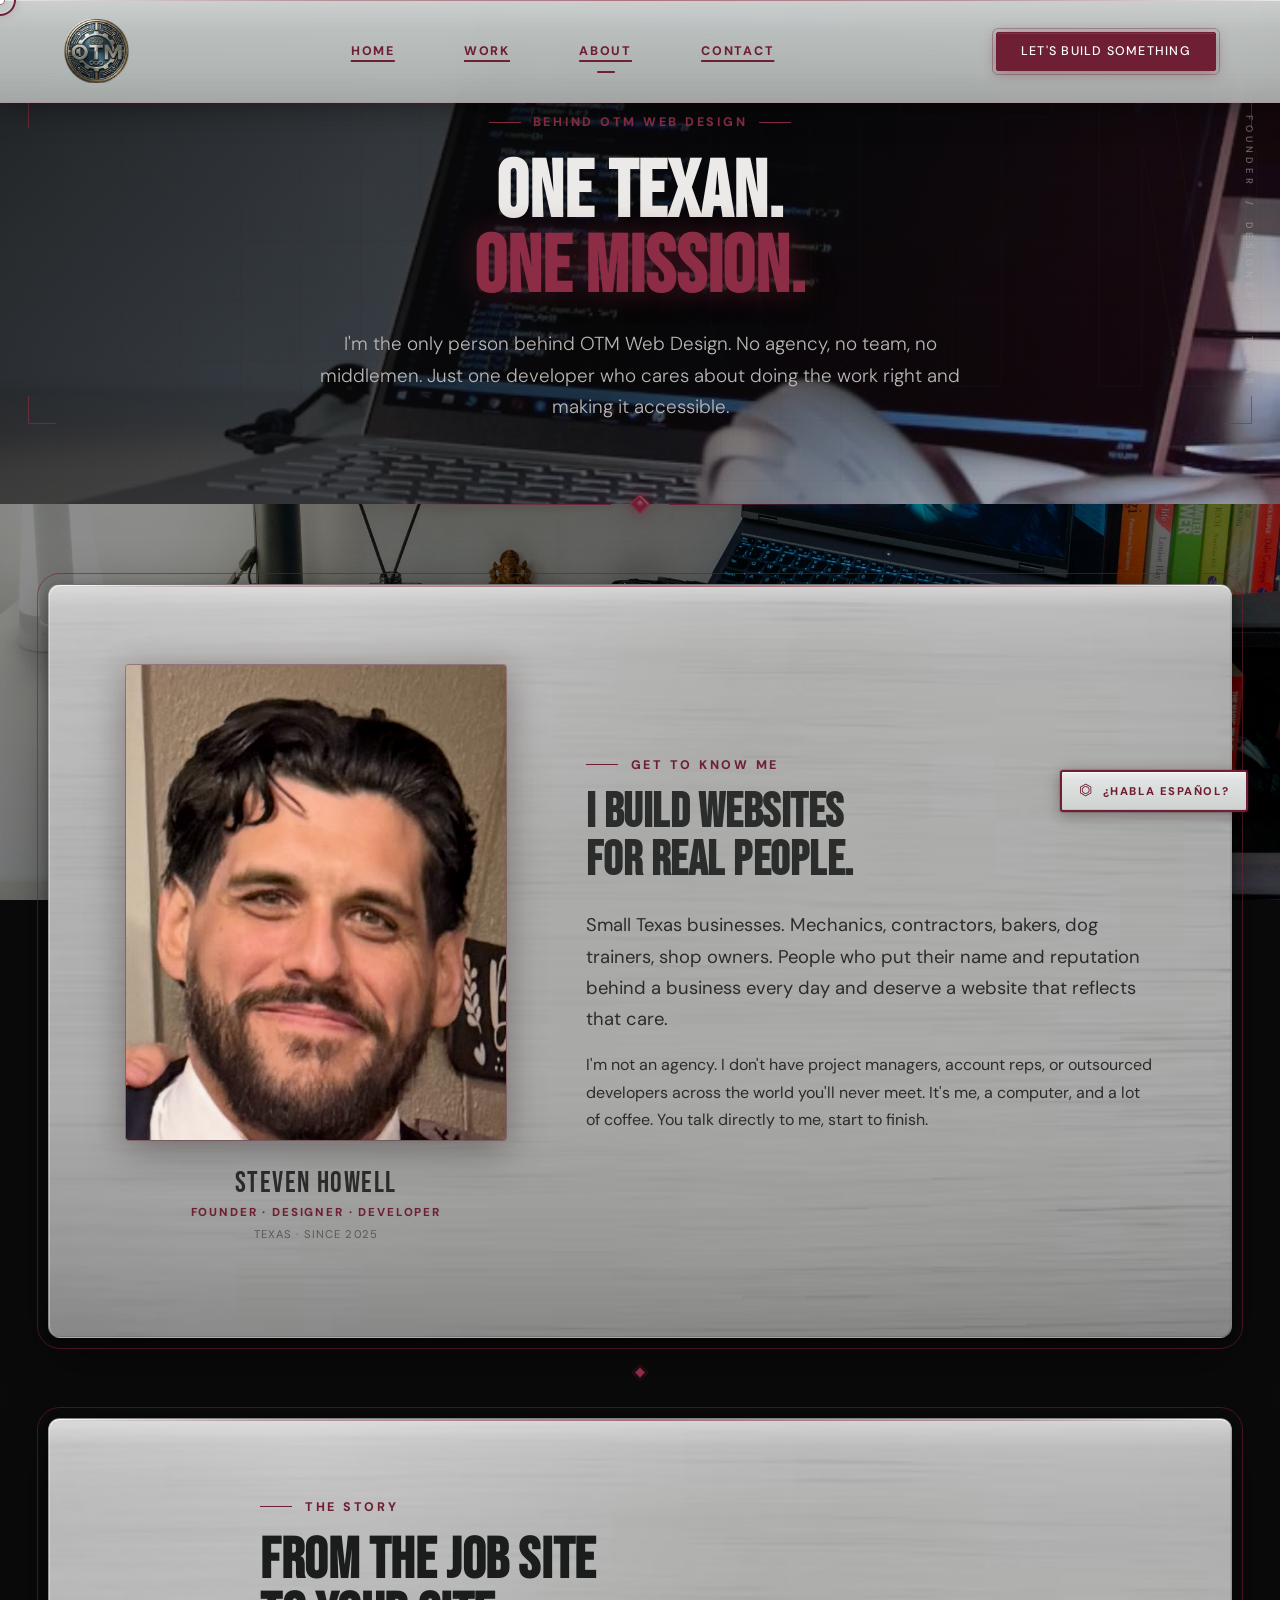
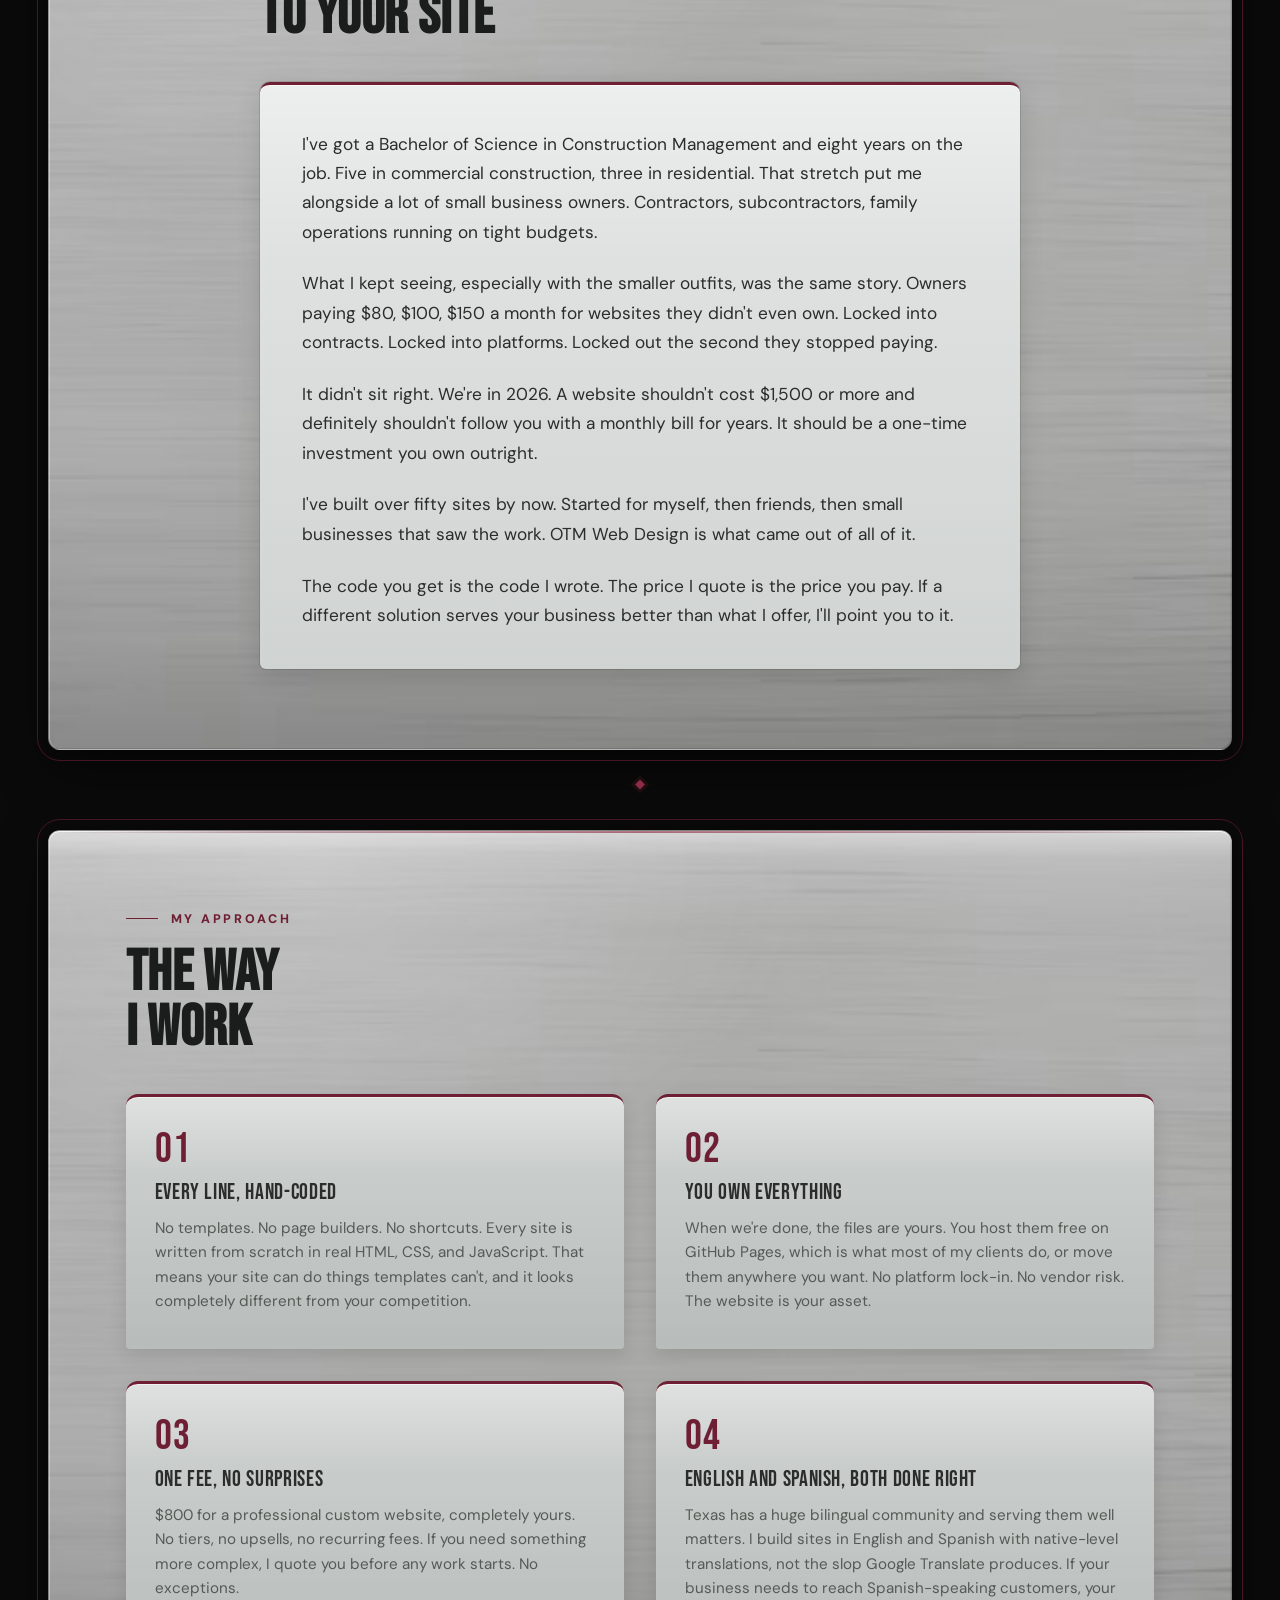
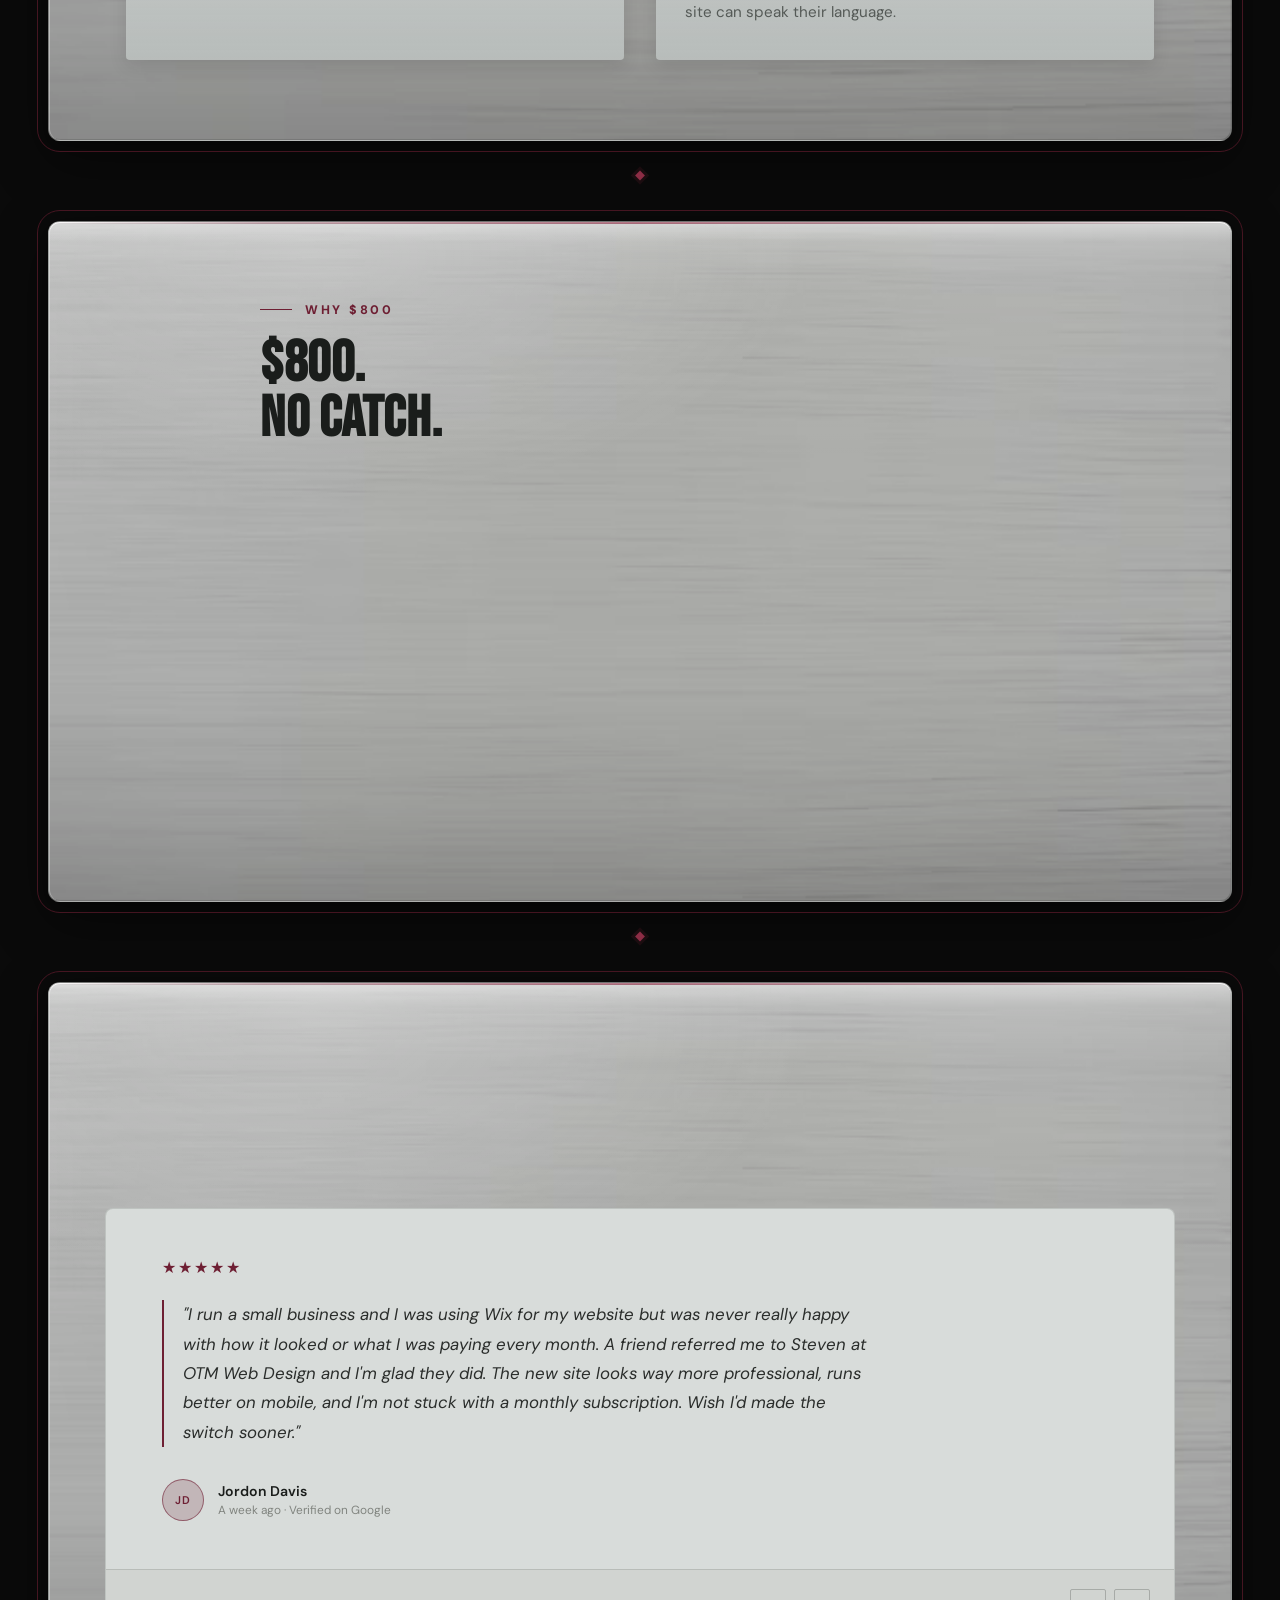
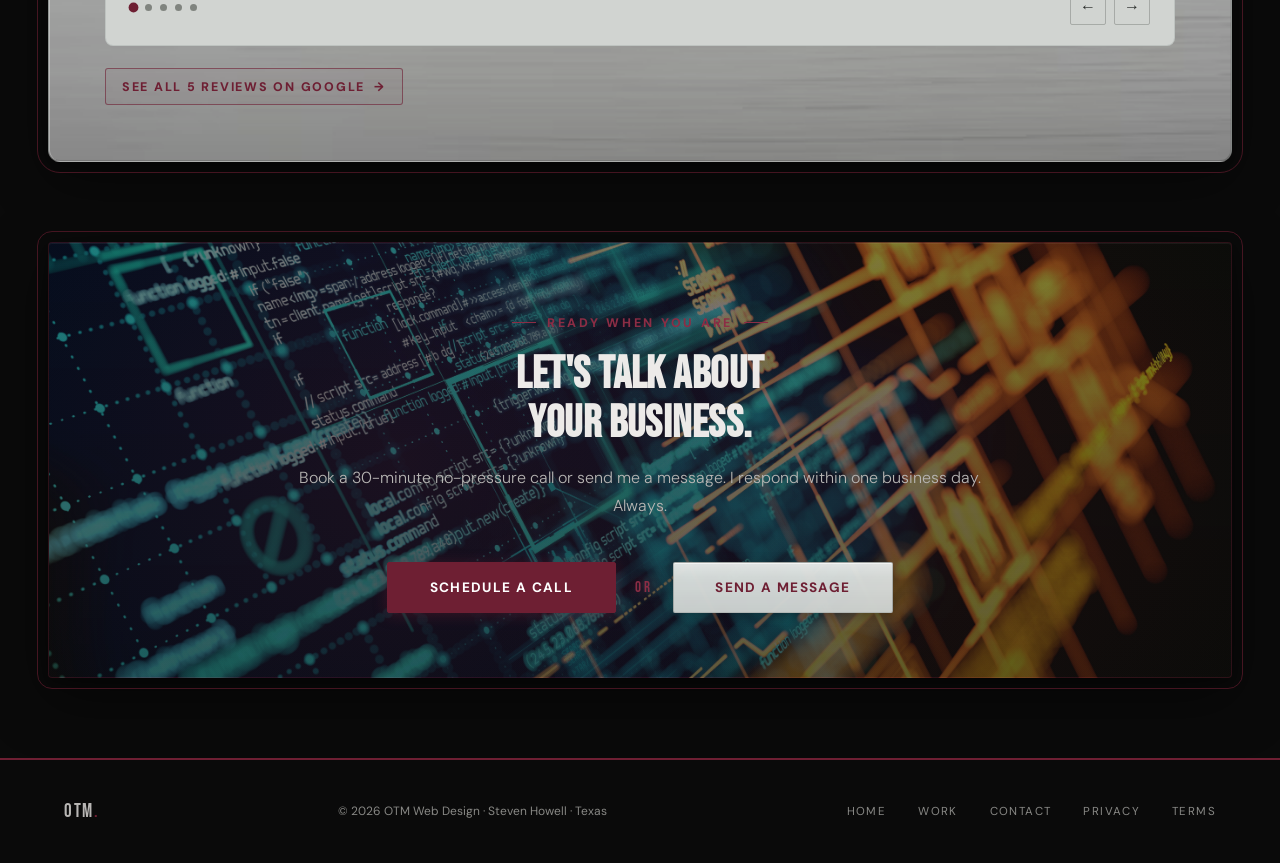
<file: about.html>
<!DOCTYPE html>
<html lang="en">
<head>
<meta charset="UTF-8">
<meta name="viewport" content="width=device-width, initial-scale=1.0">
<title>About | OTM Web Design</title>
<meta name="description" content="Meet Steven Howell, the founder of OTM Web Design. Texas-based, hand-coding small business websites for one flat fee.">
<link rel="preconnect" href="https://fonts.googleapis.com">
<link rel="preconnect" href="https://fonts.gstatic.com" crossorigin>
<link href="https://fonts.googleapis.com/css2?family=Bebas+Neue&family=DM+Sans:ital,opsz,wght@0,9..40,300;0,9..40,400;0,9..40,500;0,9..40,700;1,9..40,300&display=swap" rel="stylesheet">

<!-- FAVICON / SITE ICON -->
<link rel="icon" href="/assets/favicon.ico" sizes="any">
<link rel="icon" type="image/png" sizes="48x48" href="/assets/favicon-48.png">
<link rel="icon" type="image/png" sizes="192x192" href="/assets/favicon-192.png">
<link rel="apple-touch-icon" sizes="180x180" href="/assets/apple-touch-icon.png">
<link rel="manifest" href="/site.webmanifest">
<meta name="theme-color" content="#6E1F33">

<link rel="stylesheet" href="style.css">
</head>
<body data-page="about" data-lang="en">

<div id="progress-bar"></div>

<button id="back-top" onclick="window.scrollTo({top:0,behavior:'smooth'})" aria-label="Back to top" data-es-aria-label="Volver arriba">↑</button>

<button id="lang-toggle" type="button" aria-label="Toggle language">
  <span class="lang-globe" aria-hidden="true">⏣</span>
  <span class="lang-label lang-label-es">¿Habla Español?</span>
  <span class="lang-label lang-label-en">Speak English?</span>
</button>

<div class="cursor" id="cursor"></div>
<div class="cursor-ring" id="cursor-ring"></div>

<a href="contact.html" id="float-contact" data-es="Hablemos">Let's Talk</a>

<!-- NAV -->
<nav>
  <a href="index.html" class="nav-logo-text" id="nav-logo">
    <img src="assets/assets-logo.png" alt="OTM Web Design" class="nav-logo-img" id="logo-img" onerror="this.style.display='none'; document.getElementById('logo-fallback').style.display='inline';">
    <span id="logo-fallback" style="display:none;">OTM<span style="color:var(--maroon);">.</span></span>
  </a>
  <button class="nav-toggle" id="navToggle" aria-label="Menu" aria-expanded="false" data-es-aria-label="Menú">
    <span></span><span></span><span></span>
  </button>
  <ul class="nav-links" id="navLinks">
    <li><a href="index.html" data-es="Inicio">Home</a></li>
    <li><a href="work.html" data-es="Trabajos">Work</a></li>
    <li><a href="about.html" class="active" data-es="Acerca de">About</a></li>
    <li><a href="contact.html" data-es="Contacto">Contact</a></li>
    <li class="nav-mobile-cta"><a href="contact.html" data-es="Hablemos">Let's Build</a></li>
  </ul>
  <a href="contact.html" class="nav-cta" data-es="Construyamos Algo">Let's Build Something</a>
</nav>

<!-- INNER HERO -->
<section class="hero hero-inner">
  <div class="hero-grid-bg"></div>
  <div class="hero-glow"></div>
  <div class="hero-bg-text">OTM</div>
  <div class="hero-frame" aria-hidden="true">
    <span class="hero-corner hero-corner-tl"></span>
    <span class="hero-corner hero-corner-tr"></span>
    <span class="hero-corner hero-corner-bl"></span>
    <span class="hero-corner hero-corner-br"></span>
    <div class="hero-vertical-meta">Founder &nbsp;/&nbsp; Designer &nbsp;/&nbsp; Texas</div>
  </div>
  <div class="hero-content hero-content-inner">
    <div class="hero-eyebrow" data-es="Detrás de OTM">Behind OTM Web Design</div>
    <h1 class="hero-title hero-title-inner">
      <span data-es="Un Tejano.">One Texan.</span><br>
      <span class="amber" data-es="Una Misión.">One Mission.</span>
    </h1>
    <p class="hero-sub hero-sub-inner" data-es="Soy la única persona detrás de OTM Web Design. Sin agencia, sin equipo, sin intermediarios. Solo un desarrollador que se preocupa por hacer el trabajo bien y hacerlo accesible.">I'm the only person behind OTM Web Design. No agency, no team, no middlemen. Just one developer who cares about doing the work right and making it accessible.</p>
  </div>
</section>

<!-- Hero-to-section bridge -->
<div class="hero-section-bridge" aria-hidden="true">
  <span class="hero-bridge-line hero-bridge-line-l"></span>
  <span class="hero-bridge-diamond"></span>
  <span class="hero-bridge-line hero-bridge-line-r"></span>
</div>

<!-- PORTRAIT INTRO -->
<section class="about-intro">
  <div class="about-intro-grid">
    <div class="about-portrait-wrap reveal">
      <div class="about-portrait-frame">
        <span class="about-portrait-corner about-portrait-corner-tl"></span>
        <span class="about-portrait-corner about-portrait-corner-tr"></span>
        <span class="about-portrait-corner about-portrait-corner-bl"></span>
        <span class="about-portrait-corner about-portrait-corner-br"></span>
        <img src="assets/about-steven.jpg" alt="Steven Howell, founder of OTM Web Design" class="about-portrait-img">
        <div class="about-portrait-overlay"></div>
      </div>
      <div class="about-portrait-meta">
        <div class="about-portrait-name">Steven Howell</div>
        <div class="about-portrait-role" data-es="Fundador · Diseñador · Desarrollador">Founder · Designer · Developer</div>
        <div class="about-portrait-location" data-es="Texas · Desde 2025">Texas · Since 2025</div>
      </div>
    </div>

    <div class="about-intro-text reveal reveal-delay-1">
      <div class="section-label" data-es="Conózcame">Get to Know Me</div>
      <h2 class="about-intro-title" data-es="Hago sitios web<br>para gente real.">I build websites<br>for real people.</h2>
      <p class="about-intro-lead" data-es="Pequeñas empresas tejanas. Mecánicos, contratistas, panaderos, entrenadores de perros, dueños de tiendas. Gente que pone su nombre y reputación detrás de un negocio todos los días y merece un sitio web que refleje ese cuidado.">Small Texas businesses. Mechanics, contractors, bakers, dog trainers, shop owners. People who put their name and reputation behind a business every day and deserve a website that reflects that care.</p>
      <p data-es="No soy una agencia. No tengo gerentes de proyecto, representantes de cuenta, ni desarrolladores subcontratados al otro lado del mundo a quienes nunca conocerá. Soy yo, una computadora y mucho café. Usted habla directamente conmigo, de principio a fin.">I'm not an agency. I don't have project managers, account reps, or outsourced developers across the world you'll never meet. It's me, a computer, and a lot of coffee. You talk directly to me, start to finish.</p>
    </div>
  </div>
</section>

<!-- THE STORY -->
<section class="about-story">
  <div class="about-story-inner">
    <div class="section-label reveal" data-es="La Historia">The Story</div>
    <h2 class="section-title reveal reveal-delay-1" data-es="Del Lugar<br>de Obra<br>a Su Sitio">From the Job Site<br>to Your Site</h2>

    <div class="about-story-content reveal reveal-delay-2">
      <p data-es="Tengo una Licenciatura en Administración de Construcción y ocho años en el campo. Cinco en construcción comercial, tres en residencial. Ese periodo me puso al lado de muchos dueños de pequeñas empresas. Contratistas, subcontratistas, empresas familiares operando con presupuestos ajustados.">I've got a Bachelor of Science in Construction Management and eight years on the job. Five in commercial construction, three in residential. That stretch put me alongside a lot of small business owners. Contractors, subcontractors, family operations running on tight budgets.</p>

      <p data-es="Lo que seguía viendo, especialmente con las empresas más pequeñas, era la misma historia. Dueños pagando $80, $100, $150 al mes por sitios web que ni siquiera eran suyos. Atrapados en contratos. Atrapados en plataformas. Sin acceso el segundo que dejaran de pagar.">What I kept seeing, especially with the smaller outfits, was the same story. Owners paying $80, $100, $150 a month for websites they didn't even own. Locked into contracts. Locked into platforms. Locked out the second they stopped paying.</p>

      <p data-es="No me parecía bien. Estamos en 2026. Un sitio web no debería costar $1,500 o más y definitivamente no debería seguirlo con una cuenta mensual durante años. Debería ser una inversión única que usted posee por completo.">It didn't sit right. We're in 2026. A website shouldn't cost $1,500 or more and definitely shouldn't follow you with a monthly bill for years. It should be a one-time investment you own outright.</p>

      <p data-es="Llevo más de cincuenta sitios construidos. Empecé para mí mismo, después para amigos, luego para pequeñas empresas que vieron el trabajo. OTM Web Design es lo que salió de todo eso.">I've built over fifty sites by now. Started for myself, then friends, then small businesses that saw the work. OTM Web Design is what came out of all of it.</p>

      <p data-es="El código que recibe es el código que escribí yo. El precio que cotizo es el precio que paga. Si una solución diferente le sirve mejor a su negocio que lo que ofrezco, se lo diré.">The code you get is the code I wrote. The price I quote is the price you pay. If a different solution serves your business better than what I offer, I'll point you to it.</p>
    </div>
  </div>
</section>

<!-- THE WAY I WORK -->
<section class="about-approach">
  <div class="section-label reveal" data-es="Mi Enfoque">My Approach</div>
  <h2 class="section-title reveal reveal-delay-1" data-es="La Manera<br>en que Trabajo">The Way<br>I Work</h2>

  <div class="about-approach-grid">
    <div class="about-approach-item reveal">
      <div class="about-approach-num">01</div>
      <h3 data-es="Cada Línea, Codificada a Mano">Every Line, Hand-Coded</h3>
      <p data-es="Sin plantillas. Sin constructores de páginas. Sin atajos. Cada sitio se escribe desde cero en HTML, CSS y JavaScript reales. Eso significa que su sitio puede hacer cosas que las plantillas no pueden, y se ve completamente distinto al de su competencia.">No templates. No page builders. No shortcuts. Every site is written from scratch in real HTML, CSS, and JavaScript. That means your site can do things templates can't, and it looks completely different from your competition.</p>
    </div>

    <div class="about-approach-item reveal reveal-delay-1">
      <div class="about-approach-num">02</div>
      <h3 data-es="Usted Es Dueño de Todo">You Own Everything</h3>
      <p data-es="Cuando terminamos, los archivos son suyos. Los hospeda gratis en GitHub Pages, que es lo que hacen la mayoría de mis clientes, o los lleva a donde quiera. Sin dependencia de plataforma. Sin riesgo de proveedor. El sitio web es su activo.">When we're done, the files are yours. You host them free on GitHub Pages, which is what most of my clients do, or move them anywhere you want. No platform lock-in. No vendor risk. The website is your asset.</p>
    </div>

    <div class="about-approach-item reveal reveal-delay-2">
      <div class="about-approach-num">03</div>
      <h3 data-es="Una Tarifa, Sin Sorpresas">One Fee, No Surprises</h3>
      <p data-es="$800 por un sitio web profesional a la medida, completamente suyo. No hay niveles, no hay ventas adicionales, no hay cuotas recurrentes. Si necesita algo más complejo, le doy el precio antes de empezar. Sin excepciones.">$800 for a professional custom website, completely yours. No tiers, no upsells, no recurring fees. If you need something more complex, I quote you before any work starts. No exceptions.</p>
    </div>

    <div class="about-approach-item reveal reveal-delay-3">
      <div class="about-approach-num">04</div>
      <h3 data-es="Inglés y Español, Ambos Bien Hechos">English and Spanish, Both Done Right</h3>
      <p data-es="Texas tiene una enorme comunidad bilingüe y servirles bien importa. Construyo sitios en inglés y español con traducciones de nivel nativo, no la basura que Google Translate produce. Si su negocio necesita llegar a clientes hispanohablantes, su sitio puede hablar su idioma.">Texas has a huge bilingual community and serving them well matters. I build sites in English and Spanish with native-level translations, not the slop Google Translate produces. If your business needs to reach Spanish-speaking customers, your site can speak their language.</p>
    </div>
  </div>
</section>

<!-- WHY $800 -->
<section class="about-why">
  <div class="about-why-inner">
    <div class="section-label reveal" data-es="Por Qué $800">Why $800</div>
    <h2 class="section-title reveal reveal-delay-1" data-es="$800.<br>Sin Trampa.">$800.<br>No Catch.</h2>

    <div class="about-why-content reveal reveal-delay-2">
      <p data-es="Los diseñadores independientes cobran de $2,000 a $8,000 por el mismo trabajo. Las agencias cobran de $5,000 a $15,000 y tardan meses en entregar. Yo lo hago en menos de una semana por $800.">Freelance designers charge $2,000 to $8,000 for the same work. Agencies charge $5,000 to $15,000 and take months to deliver. I do it in under a week for $800.</p>

      <p data-es="Un sitio web es una herramienta. Debe ayudar a su negocio a crecer, no convertirse en una cuenta recurrente que lo persiga durante años. Si $800 es lo que se necesita para que un dueño de pequeña empresa tenga el sitio profesional que merece, $800 es lo que cuesta.">A website is a tool. It should help your business grow, not become a recurring bill that follows you for years. If $800 is what it takes to get a small business owner the professional site they deserve, $800 is what it costs.</p>

      <p data-es="Prefiero construir cinco sitios por $800 cada uno que un sitio por $4,000. Más negocios ayudados. Más trabajo enviado. Así pienso al respecto.">I'd rather build five sites for $800 each than one site for $4,000. More businesses helped. More work shipped. That's how I think about it.</p>
    </div>
  </div>
</section>

<!-- REVIEWS -->
<section id="reviews" class="about-reviews">
  <div class="section-label reveal" data-es="Prueba Social">Social Proof</div>
  <h2 class="section-title reveal reveal-delay-1" data-es="Lo Que Dicen<br>Los Clientes">What Clients<br>Are Saying</h2>

  <div class="carousel-wrap reveal">
    <div class="carousel-track" id="carouselTrack">

      <a href="https://maps.app.goo.gl/nb4wrZ8T2p2azjK66" target="_blank" rel="noopener" class="review-card-link">
        <div class="testimonial-card">
          <div class="stars">★★★★★</div>
          <blockquote>"I run a small business and I was using Wix for my website but was never really happy with how it looked or what I was paying every month. A friend referred me to Steven at OTM Web Design and I'm glad they did. The new site looks way more professional, runs better on mobile, and I'm not stuck with a monthly subscription. Wish I'd made the switch sooner."</blockquote>
          <div class="testimonial-author">
            <div class="author-avatar">JD</div>
            <div>
              <div class="author-name">Jordon Davis</div>
              <div class="author-detail" data-es="Hace una semana &middot; Verificado en Google">A week ago &middot; Verified on Google</div>
            </div>
          </div>
        </div>
      </a>

      <a href="https://maps.app.goo.gl/nb4wrZ8T2p2azjK66" target="_blank" rel="noopener" class="review-card-link">
        <div class="testimonial-card">
          <div class="stars">★★★★★</div>
          <blockquote>"Steven at OTM Designs built my website and made the process simple as a new business owner. He kept me in the loop, the site looks polished on both desktop and mobile, and he got it up and running fast. Would recommend to anyone needing a website."</blockquote>
          <div class="testimonial-author">
            <div class="author-avatar">TG</div>
            <div>
              <div class="author-name">Tyler Goen</div>
              <div class="author-detail" data-es="Hace una semana &middot; Verificado en Google">A week ago &middot; Verified on Google</div>
            </div>
          </div>
        </div>
      </a>

      <a href="https://maps.app.goo.gl/nb4wrZ8T2p2azjK66" target="_blank" rel="noopener" class="review-card-link">
        <div class="testimonial-card">
          <div class="stars">★★★★★</div>
          <blockquote>"OTM design was awesome! Very helpful and the finished product was more than I expected!! Will definitely be staying in touch for further business ventures!"</blockquote>
          <div class="testimonial-author">
            <div class="author-avatar">CN</div>
            <div>
              <div class="author-name">Cody Nelson</div>
              <div class="author-detail" data-es="Hace 2 semanas &middot; Verificado en Google">2 weeks ago &middot; Verified on Google</div>
            </div>
          </div>
        </div>
      </a>

      <a href="https://maps.app.goo.gl/nb4wrZ8T2p2azjK66" target="_blank" rel="noopener" class="review-card-link">
        <div class="testimonial-card">
          <div class="stars">★★★★★</div>
          <blockquote>"I couldn't be happier with the experience working with Steven at OTM Design! As someone who had zero web presence before reaching out, I was blown away by how easy and stress-free the whole process was. From the very first conversation, everything was handled smoothly and efficiently..."</blockquote>
          <div class="testimonial-author">
            <div class="author-avatar">JM</div>
            <div>
              <div class="author-name">Jonathan Morgan</div>
              <div class="author-detail" data-es="Hace 2 semanas &middot; Verificado en Google">2 weeks ago &middot; Verified on Google</div>
            </div>
          </div>
        </div>
      </a>

      <a href="https://maps.app.goo.gl/nb4wrZ8T2p2azjK66" target="_blank" rel="noopener" class="review-card-link">
        <div class="testimonial-card">
          <div class="stars">★★★★★</div>
          <blockquote>"Steven made me an incredible looking, professional website for my auto repair business for a FAR lower price than I'd been quoted by other site builders. And you know what? I think the quality of his work is BETTER than what the other guys would have provided..."</blockquote>
          <div class="testimonial-author">
            <div class="author-avatar">MP</div>
            <div>
              <div class="author-name">Matt Pockrus</div>
              <div class="author-detail" data-es="Hace 2 semanas &middot; Verificado en Google">2 weeks ago &middot; Verified on Google</div>
            </div>
          </div>
        </div>
      </a>

    </div>
    <div class="carousel-controls">
      <div class="carousel-dots" id="carouselDots">
        <button class="carousel-dot active" onclick="goTo(0)" aria-label="Slide 1"></button>
        <button class="carousel-dot" onclick="goTo(1)" aria-label="Slide 2"></button>
        <button class="carousel-dot" onclick="goTo(2)" aria-label="Slide 3"></button>
        <button class="carousel-dot" onclick="goTo(3)" aria-label="Slide 4"></button>
        <button class="carousel-dot" onclick="goTo(4)" aria-label="Slide 5"></button>
      </div>
      <div class="carousel-btns">
        <button class="carousel-btn" onclick="carouselPrev()" aria-label="Previous" data-es-aria-label="Anterior">&#8592;</button>
        <button class="carousel-btn" onclick="carouselNext()" aria-label="Next" data-es-aria-label="Siguiente">&#8594;</button>
      </div>
    </div>
  </div>

  <a href="https://maps.app.goo.gl/nb4wrZ8T2p2azjK66" target="_blank" rel="noopener" class="reviews-google-cta reveal">
    <span data-es="Ver Las 5 Reseñas en Google">See all 5 reviews on Google</span>
    <span class="reviews-google-cta-arrow">&rarr;</span>
  </a>
</section>

<!-- CTA STRIP -->
<div class="cta-strip">
  <div class="cta-inner">
    <div class="cta-eyebrow" data-es="Listo Cuando Usted Lo Esté">Ready When You Are</div>
    <h2 class="cta-title" data-es="Hablemos sobre<br>su negocio.">Let's talk about<br>your business.</h2>
    <p class="cta-sub" data-es="Reserve una llamada de 30 minutos sin compromiso o envíeme un mensaje. Respondo dentro de un día hábil. Siempre.">Book a 30-minute no-pressure call or send me a message. I respond within one business day. Always.</p>
    <div class="cta-actions">
      <a href="contact.html#schedule" class="btn-primary cta-btn" data-es="Reservar una Llamada">Schedule a Call</a>
      <span class="cta-or" data-es="O">OR</span>
      <a href="contact.html" class="btn-ghost cta-btn" data-es="Envíe un Mensaje">Send a Message</a>
    </div>
  </div>
</div>

<!-- FOOTER -->
<footer>
  <div class="footer-logo">OTM<span>.</span></div>
  <div class="footer-copy">&#169; 2026 OTM Web Design · Steven Howell · Texas</div>
  <div class="footer-links">
    <a href="index.html" data-es="Inicio">Home</a>
    <a href="work.html" data-es="Trabajos">Work</a>
    <a href="contact.html" data-es="Contacto">Contact</a>
    <a href="privacy.html" data-es="Privacidad">Privacy</a>
    <a href="terms.html" data-es="Términos">Terms</a>
  </div>
</footer>

<script src="script.js"></script>
</body>
</html>
</file>
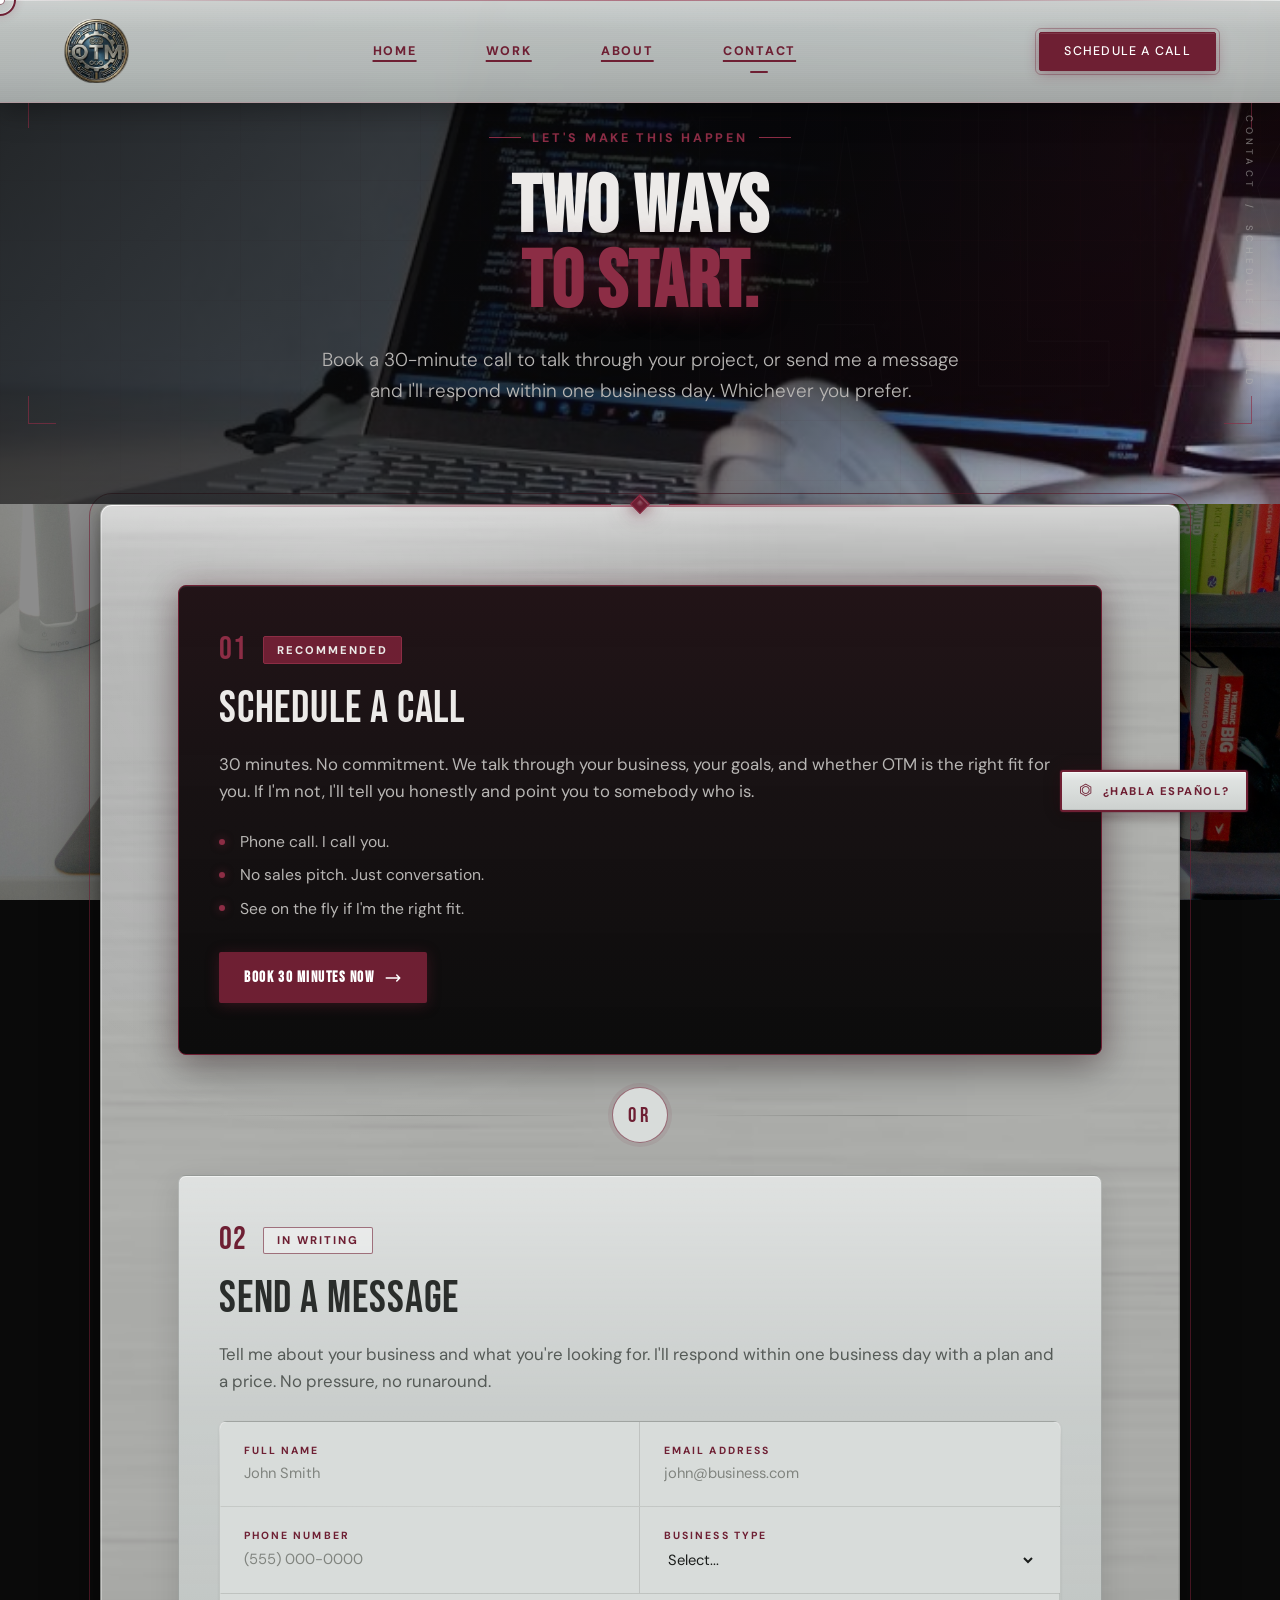
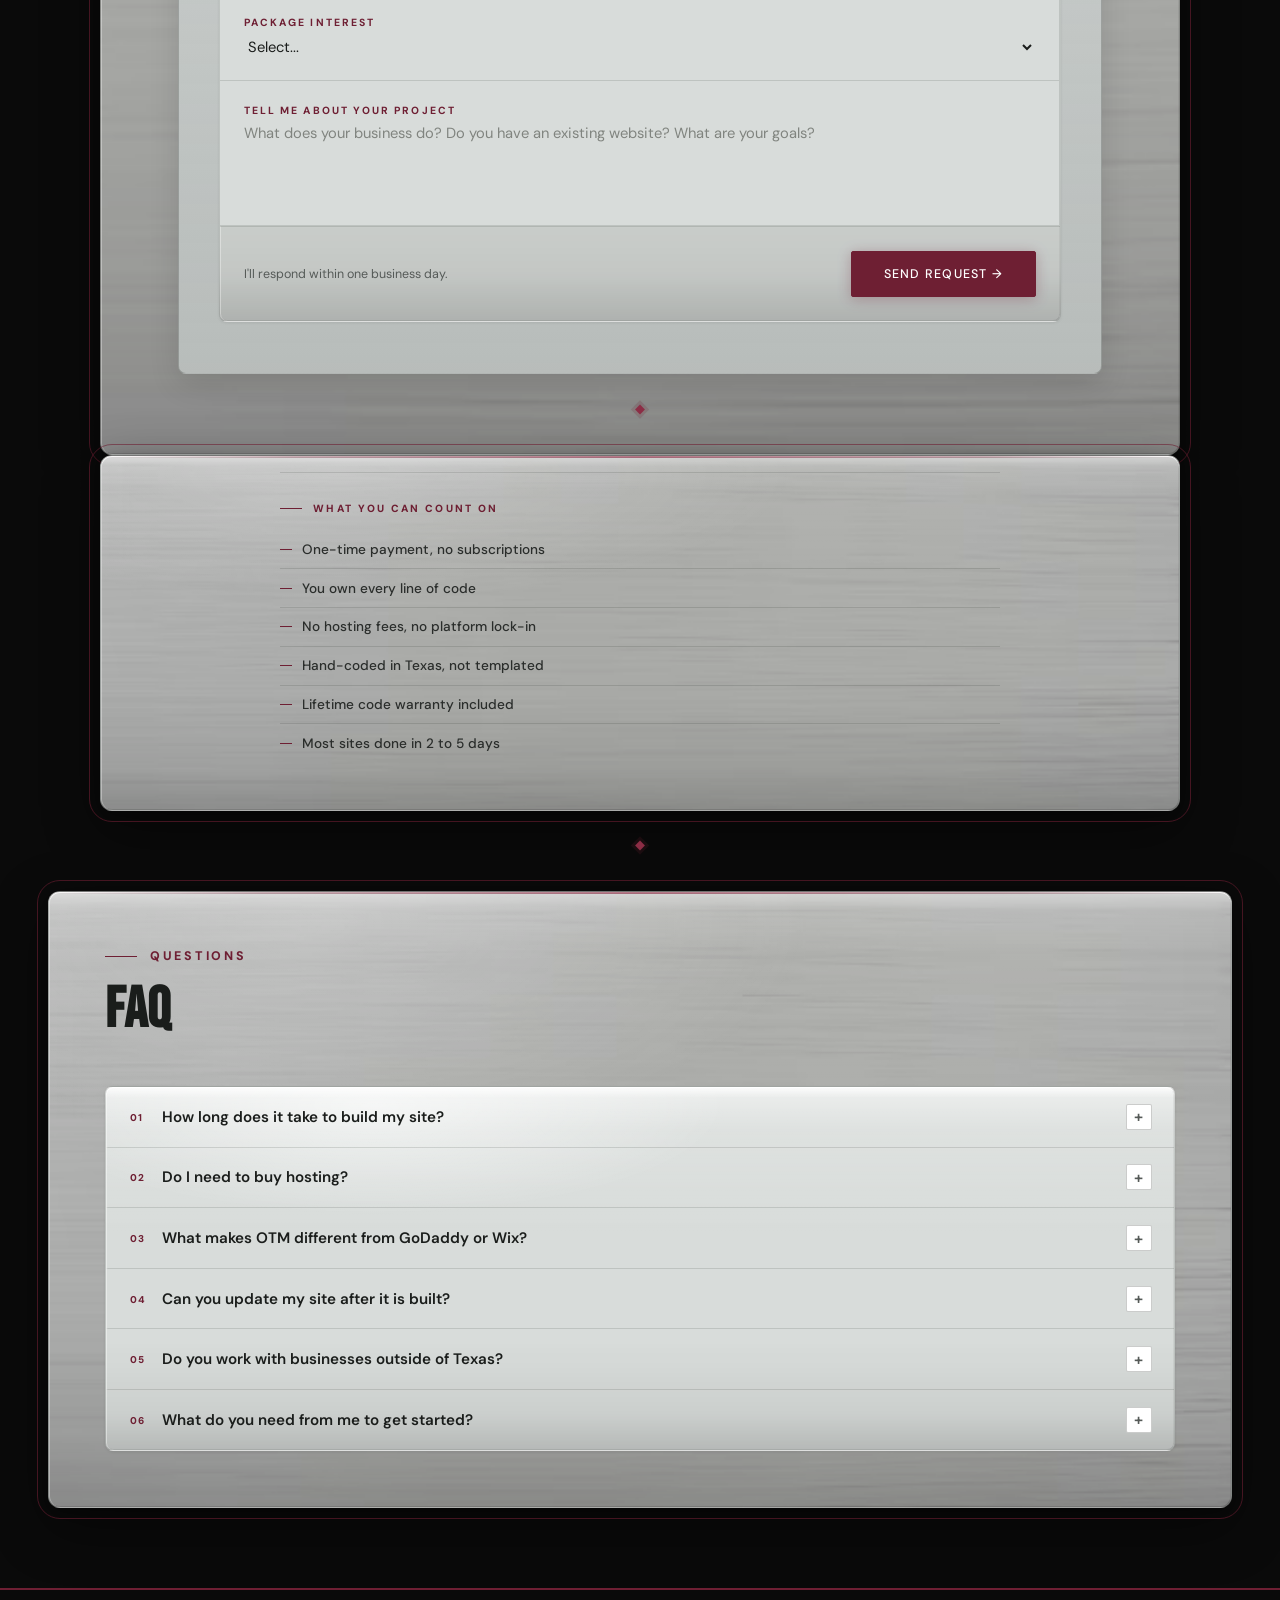
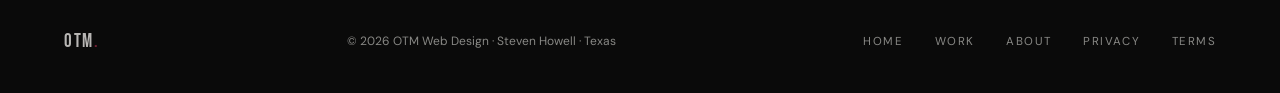
<file: contact.html>
<!DOCTYPE html>
<html lang="en">
<head>
<meta charset="UTF-8">
<meta name="viewport" content="width=device-width, initial-scale=1.0">
<title>Contact | OTM Web Design</title>
<meta name="description" content="Schedule a call or send a message. Custom hand-coded websites for small businesses. One flat fee. No subscriptions.">
<link rel="preconnect" href="https://fonts.googleapis.com">
<link rel="preconnect" href="https://fonts.gstatic.com" crossorigin>
<link href="https://fonts.googleapis.com/css2?family=Bebas+Neue&family=DM+Sans:ital,opsz,wght@0,9..40,300;0,9..40,400;0,9..40,500;0,9..40,700;1,9..40,300&display=swap" rel="stylesheet">
<link href="https://assets.calendly.com/assets/external/widget.css" rel="stylesheet">

<!-- FAVICON / SITE ICON -->
<link rel="icon" href="/assets/favicon.ico" sizes="any">
<link rel="icon" type="image/png" sizes="48x48" href="/assets/favicon-48.png">
<link rel="icon" type="image/png" sizes="192x192" href="/assets/favicon-192.png">
<link rel="apple-touch-icon" sizes="180x180" href="/assets/apple-touch-icon.png">
<link rel="manifest" href="/site.webmanifest">
<meta name="theme-color" content="#6E1F33">

<link rel="stylesheet" href="style.css">
</head>
<body data-page="contact" data-lang="en">

<div id="progress-bar"></div>

<button id="back-top" onclick="window.scrollTo({top:0,behavior:'smooth'})" aria-label="Back to top" data-es-aria-label="Volver arriba">↑</button>

<button id="lang-toggle" type="button" aria-label="Toggle language">
  <span class="lang-globe" aria-hidden="true">⏣</span>
  <span class="lang-label lang-label-es">¿Habla Español?</span>
  <span class="lang-label lang-label-en">Speak English?</span>
</button>

<div class="cursor" id="cursor"></div>
<div class="cursor-ring" id="cursor-ring"></div>

<!-- NAV -->
<nav>
  <a href="index.html" class="nav-logo-text" id="nav-logo">
    <img src="assets/assets-logo.png" alt="OTM Web Design" class="nav-logo-img" id="logo-img" onerror="this.style.display='none'; document.getElementById('logo-fallback').style.display='inline';">
    <span id="logo-fallback" style="display:none;">OTM<span style="color:var(--maroon);">.</span></span>
  </a>
  <button class="nav-toggle" id="navToggle" aria-label="Menu" aria-expanded="false" data-es-aria-label="Menú">
    <span></span><span></span><span></span>
  </button>
  <ul class="nav-links" id="navLinks">
    <li><a href="index.html" data-es="Inicio">Home</a></li>
    <li><a href="work.html" data-es="Trabajos">Work</a></li>
    <li><a href="about.html" data-es="Acerca de">About</a></li>
    <li><a href="contact.html" class="active" data-es="Contacto">Contact</a></li>
    <li class="nav-mobile-cta"><a href="#schedule" data-es="Reservar Ahora">Schedule Now</a></li>
  </ul>
  <a href="#schedule" class="nav-cta" data-es="Reservar Una Llamada">Schedule a Call</a>
</nav>

<!-- INNER HERO -->
<section class="hero hero-inner">
  <div class="hero-grid-bg"></div>
  <div class="hero-glow"></div>
  <div class="hero-bg-text">TALK</div>
  <div class="hero-frame" aria-hidden="true">
    <span class="hero-corner hero-corner-tl"></span>
    <span class="hero-corner hero-corner-tr"></span>
    <span class="hero-corner hero-corner-bl"></span>
    <span class="hero-corner hero-corner-br"></span>
    <div class="hero-vertical-meta">Contact &nbsp;/&nbsp; Schedule &nbsp;/&nbsp; Build</div>
  </div>
  <div class="hero-content hero-content-inner">
    <div class="hero-eyebrow" data-es="Hagamos Esto Realidad">Let's Make This Happen</div>
    <h1 class="hero-title hero-title-inner">
      <span data-es="Dos Maneras">Two Ways</span><br>
      <span class="amber" data-es="de Empezar.">to Start.</span>
    </h1>
    <p class="hero-sub hero-sub-inner" data-es="Reserve una llamada de 30 minutos para hablar de su proyecto, o envíeme un mensaje y le responderé en un día hábil. Lo que prefiera.">Book a 30-minute call to talk through your project, or send me a message and I'll respond within one business day. Whichever you prefer.</p>
  </div>
</section>

<!-- Hero-to-section bridge -->
<div class="hero-section-bridge" aria-hidden="true">
  <span class="hero-bridge-line hero-bridge-line-l"></span>
  <span class="hero-bridge-diamond"></span>
  <span class="hero-bridge-line hero-bridge-line-r"></span>
</div>

<!-- CONTACT OPTIONS -->
<section class="contact-options" id="schedule">

  <!-- SCHEDULE (PRIMARY) -->
  <div class="contact-option contact-schedule reveal">
    <div class="contact-option-header">
      <div class="contact-option-num">01</div>
      <div class="contact-option-eyebrow" data-es="Recomendado">Recommended</div>
    </div>
    <h2 class="contact-option-title" data-es="Reserve una Llamada">Schedule a Call</h2>
    <p class="contact-option-desc" data-es="30 minutos. Sin compromiso. Hablamos de su negocio, sus metas, y si OTM es la opción correcta para usted. Si no lo soy, le diré honestamente y le señalaré a alguien que sí.">30 minutes. No commitment. We talk through your business, your goals, and whether OTM is the right fit for you. If I'm not, I'll tell you honestly and point you to somebody who is.</p>

    <ul class="contact-schedule-bullets">
      <li data-es="Llamada por teléfono. Yo le llamo a usted.">Phone call. I call you.</li>
      <li data-es="Sin presentación de ventas. Solo conversación.">No sales pitch. Just conversation.</li>
      <li data-es="Vea sobre la marcha si soy la opción correcta.">See on the fly if I'm the right fit.</li>
    </ul>

    <button type="button" class="btn-primary contact-schedule-btn" onclick="Calendly.initPopupWidget({url: 'https://calendly.com/stevenhowell277/30min'}); return false;">
      <span data-es="Reservar 30 Minutos Ahora">Book 30 Minutes Now</span>
      <svg fill="none" viewBox="0 0 24 24" stroke="currentColor" stroke-width="2"><path stroke-linecap="round" stroke-linejoin="round" d="M17 8l4 4m0 0l-4 4m4-4H3"/></svg>
    </button>
  </div>

  <!-- OR DIVIDER -->
  <div class="contact-divider-wrap reveal reveal-delay-1">
    <span class="contact-divider-line"></span>
    <span class="contact-divider-text" data-es="O">Or</span>
    <span class="contact-divider-line"></span>
  </div>

  <!-- MESSAGE (SECONDARY) -->
  <div class="contact-option contact-message reveal reveal-delay-1">
    <div class="contact-option-header">
      <div class="contact-option-num">02</div>
      <div class="contact-option-eyebrow" data-es="Por Escrito">In Writing</div>
    </div>
    <h2 class="contact-option-title" data-es="Envíe un Mensaje">Send a Message</h2>
    <p class="contact-option-desc" data-es="Cuénteme sobre su negocio y lo que está buscando. Le responderé dentro de un día hábil con un plan y un precio. Sin presión, sin vueltas.">Tell me about your business and what you're looking for. I'll respond within one business day with a plan and a price. No pressure, no runaround.</p>

    <form class="contact-form" id="contactForm" action="https://formspree.io/f/xnjozbnj" method="POST">
      <input type="hidden" name="_subject" value="New OTM Web Design inquiry">
      <!-- Honeypot spam trap: real visitors never see or fill this. Bots that do get rejected by Formspree. -->
      <input type="text" name="_gotcha" tabindex="-1" autocomplete="off" aria-hidden="true" style="display:none !important;">
      <div class="form-row">
        <div class="form-field">
          <label data-es="Nombre Completo">Full Name</label>
          <input type="text" name="full_name" placeholder="John Smith" data-es-placeholder="Juan Pérez" required>
        </div>
        <div class="form-field">
          <label data-es="Correo Electrónico">Email Address</label>
          <input type="email" name="email" placeholder="john@business.com" data-es-placeholder="juan@negocio.com" required>
        </div>
      </div>
      <div class="form-row">
        <div class="form-field">
          <label data-es="Número de Teléfono">Phone Number</label>
          <input type="tel" name="phone" placeholder="(555) 000-0000">
        </div>
        <div class="form-field">
          <label data-es="Tipo de Negocio">Business Type</label>
          <select name="business_type">
            <option value="" data-es="Seleccionar...">Select...</option>
            <option data-es="Auto / Taller Mecánico">Auto / Mechanic Shop</option>
            <option data-es="Restaurante / Comida">Restaurant / Food</option>
            <option data-es="Contratista / Oficio">Contractor / Trade</option>
            <option data-es="Salón / Belleza">Salon / Beauty</option>
            <option data-es="Tienda / Venta al por menor">Retail / Shop</option>
            <option data-es="Médico / Dental">Medical / Dental</option>
            <option data-es="Gimnasio / Fitness">Fitness / Gym</option>
            <option data-es="Otro">Other</option>
          </select>
        </div>
      </div>
      <div class="form-field">
        <label data-es="Paquete de Interés">Package Interest</label>
        <select name="package_interest">
          <option value="" data-es="Seleccionar...">Select...</option>
          <option data-es="Sitio Estándar: $800">Standard Site: $800</option>
          <option data-es="No Estoy Seguro">Not Sure Yet</option>
        </select>
      </div>
      <div class="form-field">
        <label data-es="Cuénteme Sobre Su Proyecto">Tell Me About Your Project</label>
        <textarea rows="4" name="project_details" placeholder="What does your business do? Do you have an existing website? What are your goals?" data-es-placeholder="¿A qué se dedica su negocio? ¿Tiene un sitio web existente? ¿Cuáles son sus metas?"></textarea>
      </div>

      <div class="form-submit-row">
        <span class="form-note" data-es="Le responderé en un día hábil.">I'll respond within one business day.</span>
        <button type="submit" class="form-submit"><span data-es="Enviar Solicitud">Send Request</span> &#8594;</button>
      </div>
    </form>
  </div>
</section>

<!-- WHAT YOU CAN COUNT ON -->
<section class="contact-promises-section">
  <div class="contact-promises">
    <div class="contact-promises-title">
      <span class="contact-promises-line"></span>
      <span data-es="Lo Que Puede Esperar">What You Can Count On</span>
    </div>
    <ul class="contact-promises-list">
      <li data-es="Pago único, sin suscripciones">One-time payment, no subscriptions</li>
      <li data-es="Usted es dueño de cada línea de código">You own every line of code</li>
      <li data-es="Sin cuotas de hospedaje, sin dependencia de plataforma">No hosting fees, no platform lock-in</li>
      <li data-es="Hecho a mano en Texas, no con plantillas">Hand-coded in Texas, not templated</li>
      <li data-es="Garantía de código de por vida incluida">Lifetime code warranty included</li>
      <li data-es="La mayoría de los sitios listos en 2 a 5 días">Most sites done in 2 to 5 days</li>
    </ul>
  </div>
</section>

<!-- FAQ -->
<section id="faq">
  <div class="section-label reveal" data-es="Preguntas">Questions</div>
  <h2 class="section-title reveal reveal-delay-1" data-es="Preguntas Frecuentes">FAQ</h2>
  <div class="faq-list reveal reveal-delay-2">
    <div class="faq-item">
      <button class="faq-question" onclick="toggleFaq(this)">
        <span data-es="¿Cuánto tiempo toma construir mi sitio?">How long does it take to build my site?</span>
        <span class="faq-icon">+</span>
      </button>
      <div class="faq-answer"><p data-es="La mayoría de los sitios se completan en 2 a 5 días hábiles desde el momento en que acordamos el alcance. Proyectos más grandes o más complejos pueden tardar hasta dos semanas. Siempre le daré un cronograma realista por adelantado antes de comenzar cualquier trabajo.">Most sites are completed within 2 to 5 business days from the time we agree on the scope. Larger or more complex projects may take up to two weeks. I will always give you a realistic timeline upfront before any work begins.</p></div>
    </div>
    <div class="faq-item">
      <button class="faq-question" onclick="toggleFaq(this)">
        <span data-es="¿Necesito comprar hospedaje?">Do I need to buy hosting?</span>
        <span class="faq-icon">+</span>
      </button>
      <div class="faq-answer"><p data-es="Su sitio se hospeda completamente gratis a través de GitHub Pages, sin cuotas mensuales de hospedaje en absoluto. El único costo es su nombre de dominio, que registra a través de un proveedor como Namecheap por aproximadamente $10 a $15 al año. Le guiaré por toda la configuración para que nunca esté solo.">Your site is hosted completely free through GitHub Pages, with no monthly hosting fees at all. The only cost is your domain name, which you register through a provider like Namecheap for around $10 to $15 per year. I will walk you through the entire setup so you are never on your own.</p></div>
    </div>
    <div class="faq-item">
      <button class="faq-question" onclick="toggleFaq(this)">
        <span data-es="¿Qué hace diferente a OTM de GoDaddy o Wix?">What makes OTM different from GoDaddy or Wix?</span>
        <span class="faq-icon">+</span>
      </button>
      <div class="faq-answer"><p data-es="Con GoDaddy o Wix, está rentando un sitio web. Deja de pagar y desaparece. Con OTM, recibe los archivos de código reales y es dueño de ellos por completo. El diseño también es 100% a la medida, no una plantilla que cientos de otros negocios están usando.">With GoDaddy or Wix, you are renting a website. Stop paying and it disappears. With OTM, you receive the actual code files and own them outright. The design is also 100% custom, not a template that hundreds of other businesses are using.</p></div>
    </div>
    <div class="faq-item">
      <button class="faq-question" onclick="toggleFaq(this)">
        <span data-es="¿Puede actualizar mi sitio después de construirlo?">Can you update my site after it is built?</span>
        <span class="faq-icon">+</span>
      </button>
      <div class="faq-answer"><p data-es="Sí. Después de entregar el código, tiene 30 días para solicitar cualquier cambio en redacción, imágenes, esquemas de color o diseño. Más allá de eso, ofrezco una garantía de código de por vida. Si algo se rompe o falla debido a un defecto en el código, lo arreglaré sin cargo. Respaldo mi trabajo y nunca entregaré un producto defectuoso.">Yes. After the code is delivered, you have 30 days to request any changes to verbiage, images, color schemes, or layout. Beyond that, I offer a Lifetime code warranty. If anything breaks or malfunctions due to a flaw in the code itself, I will fix it at no charge. I stand behind my work and will never hand off a defective product.</p></div>
    </div>
    <div class="faq-item">
      <button class="faq-question" onclick="toggleFaq(this)">
        <span data-es="¿Trabaja con negocios fuera de Texas?">Do you work with businesses outside of Texas?</span>
        <span class="faq-icon">+</span>
      </button>
      <div class="faq-answer"><p data-es="Sí. Todo se hace de forma remota, así que la ubicación nunca es un problema. Actualmente trabajo con clientes en todo Texas y acepto proyectos de cualquier parte de los Estados Unidos.">Yes. Everything is done remotely so location is never an issue. I currently work with clients across Texas and take on projects from anywhere in the United States.</p></div>
    </div>
    <div class="faq-item">
      <button class="faq-question" onclick="toggleFaq(this)">
        <span data-es="¿Qué necesita de mí para empezar?">What do you need from me to get started?</span>
        <span class="faq-icon">+</span>
      </button>
      <div class="faq-answer"><p data-es="Solo lo básico: el nombre de su negocio, lo que hace, su logo si lo tiene, cualquier foto que quiera usar, y una idea general de lo que está buscando. Me encargo del resto y haré preguntas en el camino si necesito más detalles.">Just the basics: your business name, what you do, your logo if you have one, any photos you want used, and a general idea of what you are looking for. I will handle the rest and ask questions along the way if I need more details.</p></div>
    </div>
  </div>
</section>

<!-- FOOTER -->
<footer>
  <div class="footer-logo">OTM<span>.</span></div>
  <div class="footer-copy">&#169; 2026 OTM Web Design · Steven Howell · Texas</div>
  <div class="footer-links">
    <a href="index.html" data-es="Inicio">Home</a>
    <a href="work.html" data-es="Trabajos">Work</a>
    <a href="about.html" data-es="Acerca de">About</a>
    <a href="privacy.html" data-es="Privacidad">Privacy</a>
    <a href="terms.html" data-es="Términos">Terms</a>
  </div>
</footer>

<script src="https://assets.calendly.com/assets/external/widget.js" type="text/javascript" async></script>
<script src="script.js"></script>
</body>
</html>
</file>
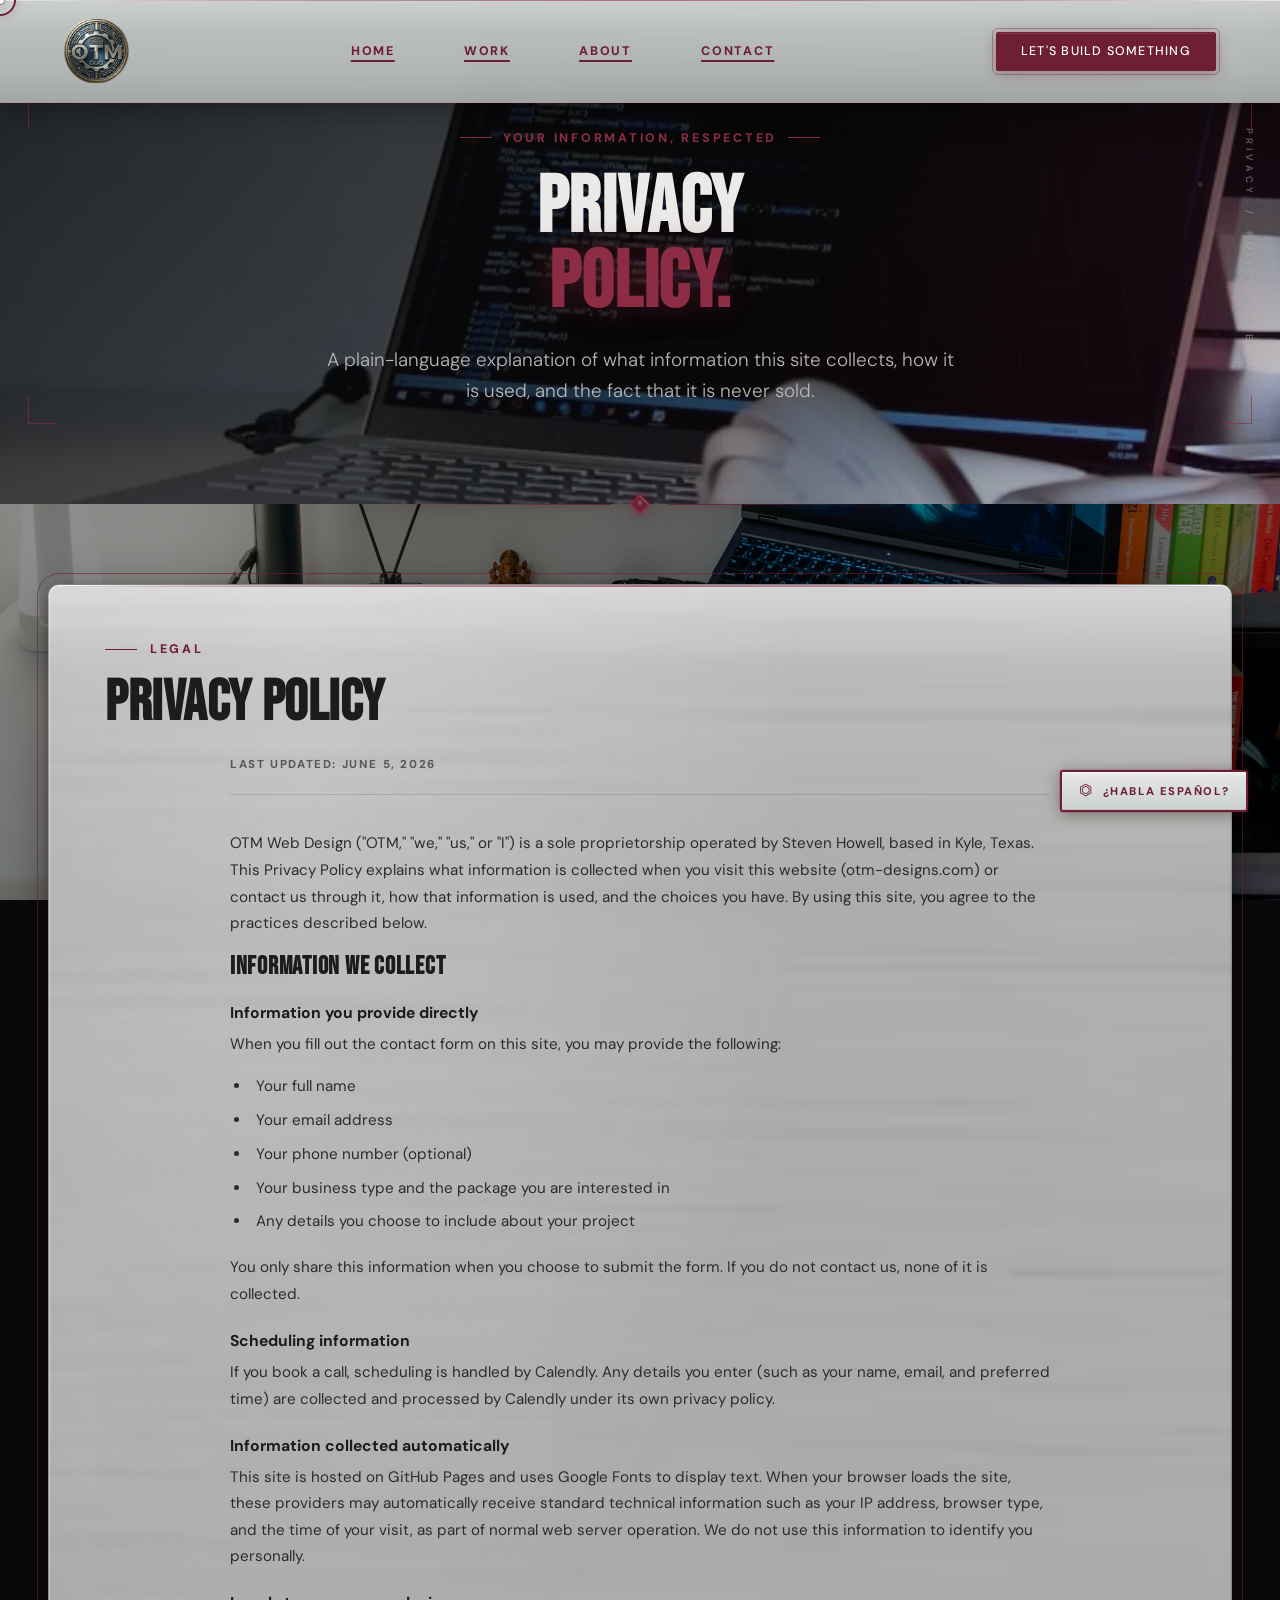
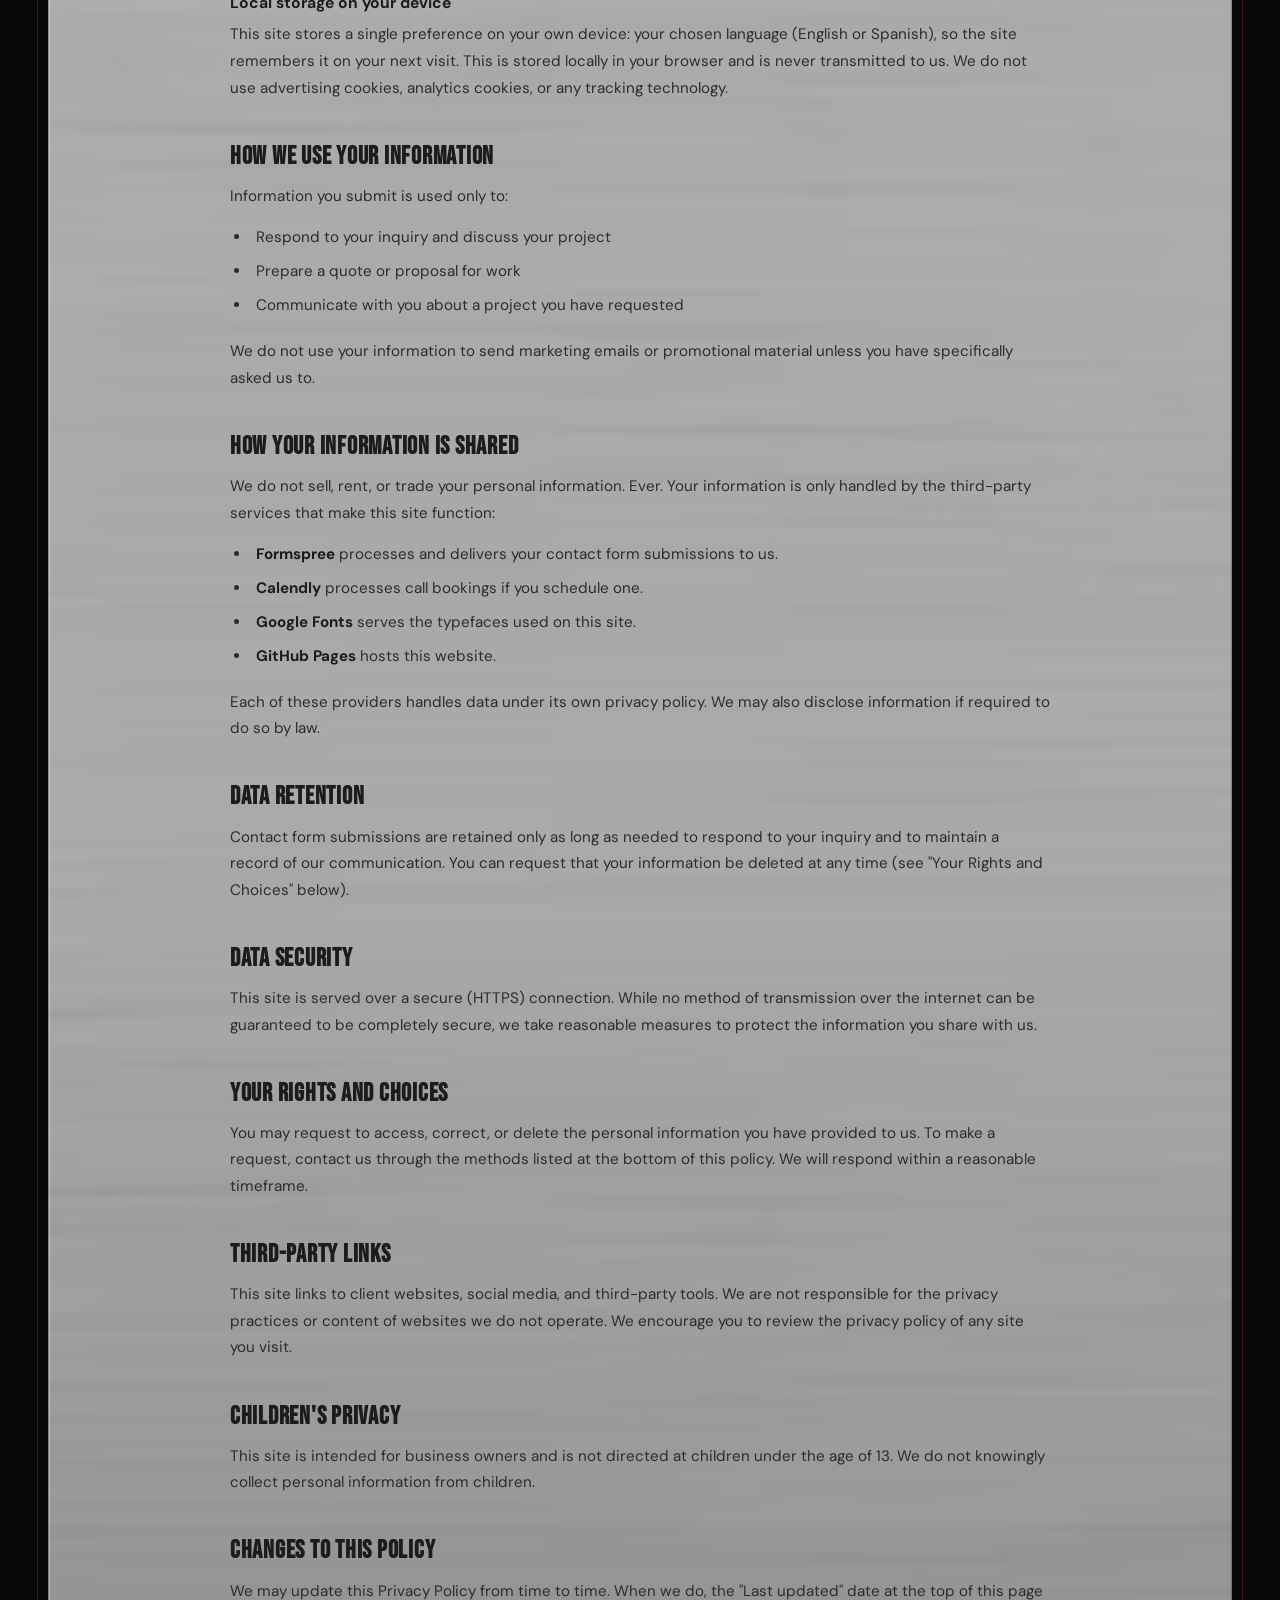
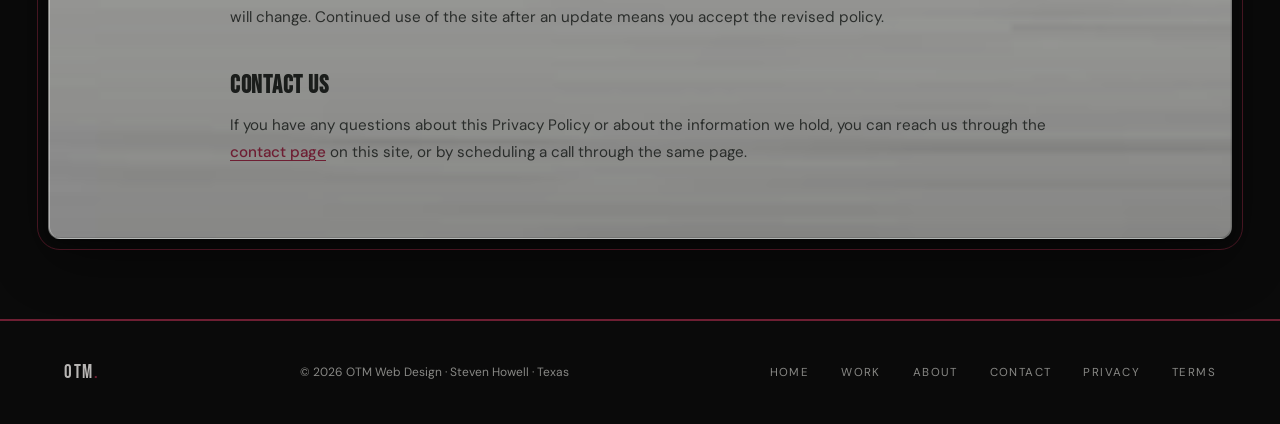
<file: privacy.html>
<!DOCTYPE html>
<html lang="en">
<head>
<meta charset="UTF-8">
<meta name="viewport" content="width=device-width, initial-scale=1.0">
<title>Privacy Policy | OTM Web Design</title>
<meta name="description" content="How OTM Web Design collects, uses, and protects your information.">
<link rel="preconnect" href="https://fonts.googleapis.com">
<link rel="preconnect" href="https://fonts.gstatic.com" crossorigin>
<link href="https://fonts.googleapis.com/css2?family=Bebas+Neue&family=DM+Sans:ital,opsz,wght@0,9..40,300;0,9..40,400;0,9..40,500;0,9..40,700;1,9..40,300&display=swap" rel="stylesheet">

<!-- FAVICON / SITE ICON -->
<link rel="icon" href="/assets/favicon.ico" sizes="any">
<link rel="icon" type="image/png" sizes="48x48" href="/assets/favicon-48.png">
<link rel="icon" type="image/png" sizes="192x192" href="/assets/favicon-192.png">
<link rel="apple-touch-icon" sizes="180x180" href="/assets/apple-touch-icon.png">
<link rel="manifest" href="/site.webmanifest">
<meta name="theme-color" content="#6E1F33">

<link rel="stylesheet" href="style.css">

<!-- Page-scoped legal styling (keeps style.css lean) -->
<style>
  .legal-content { max-width: 820px; margin: 0 auto; }
  .legal-content .legal-updated {
    font-size: 0.72rem; letter-spacing: 0.14em; text-transform: uppercase;
    color: var(--ink-on-stone-muted); font-weight: 800; margin-bottom: 2.2rem;
    padding-bottom: 1.2rem; border-bottom: 1px solid var(--stone-border);
  }
  .legal-content h2 {
    font-family: 'Bebas Neue', sans-serif; font-size: 1.55rem; letter-spacing: 0.03em;
    color: var(--ink-deep); margin: 2.6rem 0 0.8rem; line-height: 1.1;
  }
  .legal-content h2:first-of-type { margin-top: 0; }
  .legal-content h3 {
    font-size: 0.98rem; font-weight: 700; color: var(--ink-deep); margin: 1.4rem 0 0.5rem;
  }
  .legal-content p {
    font-size: 0.95rem; line-height: 1.75; color: var(--ink-on-stone); margin-bottom: 1rem;
  }
  .legal-content ul { margin: 0 0 1.2rem 1.3rem; padding: 0; }
  .legal-content li {
    font-size: 0.95rem; line-height: 1.7; color: var(--ink-on-stone);
    margin-bottom: 0.5rem; padding-left: 0.3rem;
  }
  .legal-content a {
    color: var(--maroon); text-decoration: underline; text-underline-offset: 3px;
    font-weight: 500;
  }
  .legal-content a:hover { color: var(--maroon-light); }
  .legal-content strong { color: var(--ink-deep); font-weight: 700; }
</style>
</head>
<body data-page="privacy" data-lang="en">

<div id="progress-bar"></div>

<button id="back-top" onclick="window.scrollTo({top:0,behavior:'smooth'})" aria-label="Back to top" data-es-aria-label="Volver arriba">↑</button>

<button id="lang-toggle" type="button" aria-label="Toggle language">
  <span class="lang-globe" aria-hidden="true">⏣</span>
  <span class="lang-label lang-label-es">¿Habla Español?</span>
  <span class="lang-label lang-label-en">Speak English?</span>
</button>

<div class="cursor" id="cursor"></div>
<div class="cursor-ring" id="cursor-ring"></div>

<a href="contact.html" id="float-contact" data-es="Hablemos">Let's Talk</a>

<!-- NAV -->
<nav>
  <a href="index.html" class="nav-logo-text" id="nav-logo">
    <img src="assets/assets-logo.png" alt="OTM Web Design" class="nav-logo-img" id="logo-img" onerror="this.style.display='none'; document.getElementById('logo-fallback').style.display='inline';">
    <span id="logo-fallback" style="display:none;">OTM<span style="color:var(--maroon);">.</span></span>
  </a>
  <button class="nav-toggle" id="navToggle" aria-label="Menu" aria-expanded="false" data-es-aria-label="Menú">
    <span></span><span></span><span></span>
  </button>
  <ul class="nav-links" id="navLinks">
    <li><a href="index.html" data-es="Inicio">Home</a></li>
    <li><a href="work.html" data-es="Trabajos">Work</a></li>
    <li><a href="about.html" data-es="Acerca de">About</a></li>
    <li><a href="contact.html" data-es="Contacto">Contact</a></li>
    <li class="nav-mobile-cta"><a href="contact.html" data-es="Hablemos">Let's Build</a></li>
  </ul>
  <a href="contact.html" class="nav-cta" data-es="Construyamos Algo">Let's Build Something</a>
</nav>

<!-- INNER HERO -->
<section class="hero hero-inner">
  <div class="hero-grid-bg"></div>
  <div class="hero-glow"></div>
  <div class="hero-bg-text">LEGAL</div>
  <div class="hero-frame" aria-hidden="true">
    <span class="hero-corner hero-corner-tl"></span>
    <span class="hero-corner hero-corner-tr"></span>
    <span class="hero-corner hero-corner-bl"></span>
    <span class="hero-corner hero-corner-br"></span>
    <div class="hero-vertical-meta">Privacy &nbsp;/&nbsp; Policy &nbsp;/&nbsp; Texas</div>
  </div>
  <div class="hero-content hero-content-inner">
    <div class="hero-eyebrow">Your Information, Respected</div>
    <h1 class="hero-title hero-title-inner">
      <span>Privacy</span><br>
      <span class="amber">Policy.</span>
    </h1>
    <p class="hero-sub hero-sub-inner">A plain-language explanation of what information this site collects, how it is used, and the fact that it is never sold.</p>
  </div>
</section>

<!-- Hero-to-section bridge -->
<div class="hero-section-bridge" aria-hidden="true">
  <span class="hero-bridge-line hero-bridge-line-l"></span>
  <span class="hero-bridge-diamond"></span>
  <span class="hero-bridge-line hero-bridge-line-r"></span>
</div>

<!-- PRIVACY CONTENT -->
<section>
  <div class="section-label">Legal</div>
  <h2 class="section-title">Privacy Policy</h2>

  <div class="legal-content">
    <p class="legal-updated">Last updated: June 5, 2026</p>

    <p>OTM Web Design ("OTM," "we," "us," or "I") is a sole proprietorship operated by Steven Howell, based in Kyle, Texas. This Privacy Policy explains what information is collected when you visit this website (otm-designs.com) or contact us through it, how that information is used, and the choices you have. By using this site, you agree to the practices described below.</p>

    <h2>Information We Collect</h2>

    <h3>Information you provide directly</h3>
    <p>When you fill out the contact form on this site, you may provide the following:</p>
    <ul>
      <li>Your full name</li>
      <li>Your email address</li>
      <li>Your phone number (optional)</li>
      <li>Your business type and the package you are interested in</li>
      <li>Any details you choose to include about your project</li>
    </ul>
    <p>You only share this information when you choose to submit the form. If you do not contact us, none of it is collected.</p>

    <h3>Scheduling information</h3>
    <p>If you book a call, scheduling is handled by Calendly. Any details you enter (such as your name, email, and preferred time) are collected and processed by Calendly under its own privacy policy.</p>

    <h3>Information collected automatically</h3>
    <p>This site is hosted on GitHub Pages and uses Google Fonts to display text. When your browser loads the site, these providers may automatically receive standard technical information such as your IP address, browser type, and the time of your visit, as part of normal web server operation. We do not use this information to identify you personally.</p>

    <h3>Local storage on your device</h3>
    <p>This site stores a single preference on your own device: your chosen language (English or Spanish), so the site remembers it on your next visit. This is stored locally in your browser and is never transmitted to us. We do not use advertising cookies, analytics cookies, or any tracking technology.</p>

    <h2>How We Use Your Information</h2>
    <p>Information you submit is used only to:</p>
    <ul>
      <li>Respond to your inquiry and discuss your project</li>
      <li>Prepare a quote or proposal for work</li>
      <li>Communicate with you about a project you have requested</li>
    </ul>
    <p>We do not use your information to send marketing emails or promotional material unless you have specifically asked us to.</p>

    <h2>How Your Information Is Shared</h2>
    <p>We do not sell, rent, or trade your personal information. Ever. Your information is only handled by the third-party services that make this site function:</p>
    <ul>
      <li><strong>Formspree</strong> processes and delivers your contact form submissions to us.</li>
      <li><strong>Calendly</strong> processes call bookings if you schedule one.</li>
      <li><strong>Google Fonts</strong> serves the typefaces used on this site.</li>
      <li><strong>GitHub Pages</strong> hosts this website.</li>
    </ul>
    <p>Each of these providers handles data under its own privacy policy. We may also disclose information if required to do so by law.</p>

    <h2>Data Retention</h2>
    <p>Contact form submissions are retained only as long as needed to respond to your inquiry and to maintain a record of our communication. You can request that your information be deleted at any time (see "Your Rights and Choices" below).</p>

    <h2>Data Security</h2>
    <p>This site is served over a secure (HTTPS) connection. While no method of transmission over the internet can be guaranteed to be completely secure, we take reasonable measures to protect the information you share with us.</p>

    <h2>Your Rights and Choices</h2>
    <p>You may request to access, correct, or delete the personal information you have provided to us. To make a request, contact us through the methods listed at the bottom of this policy. We will respond within a reasonable timeframe.</p>

    <h2>Third-Party Links</h2>
    <p>This site links to client websites, social media, and third-party tools. We are not responsible for the privacy practices or content of websites we do not operate. We encourage you to review the privacy policy of any site you visit.</p>

    <h2>Children's Privacy</h2>
    <p>This site is intended for business owners and is not directed at children under the age of 13. We do not knowingly collect personal information from children.</p>

    <h2>Changes to This Policy</h2>
    <p>We may update this Privacy Policy from time to time. When we do, the "Last updated" date at the top of this page will change. Continued use of the site after an update means you accept the revised policy.</p>

    <h2>Contact Us</h2>
    <p>If you have any questions about this Privacy Policy or about the information we hold, you can reach us through the <a href="contact.html">contact page</a> on this site, or by scheduling a call through the same page.</p>
  </div>
</section>

<!-- FOOTER -->
<footer>
  <div class="footer-logo">OTM<span>.</span></div>
  <div class="footer-copy">&#169; 2026 OTM Web Design · Steven Howell · Texas</div>
  <div class="footer-links">
    <a href="index.html" data-es="Inicio">Home</a>
    <a href="work.html" data-es="Trabajos">Work</a>
    <a href="about.html" data-es="Acerca de">About</a>
    <a href="contact.html" data-es="Contacto">Contact</a>
    <a href="privacy.html" data-es="Privacidad">Privacy</a>
    <a href="terms.html" data-es="Términos">Terms</a>
  </div>
</footer>

<script src="script.js"></script>
</body>
</html>
</file>
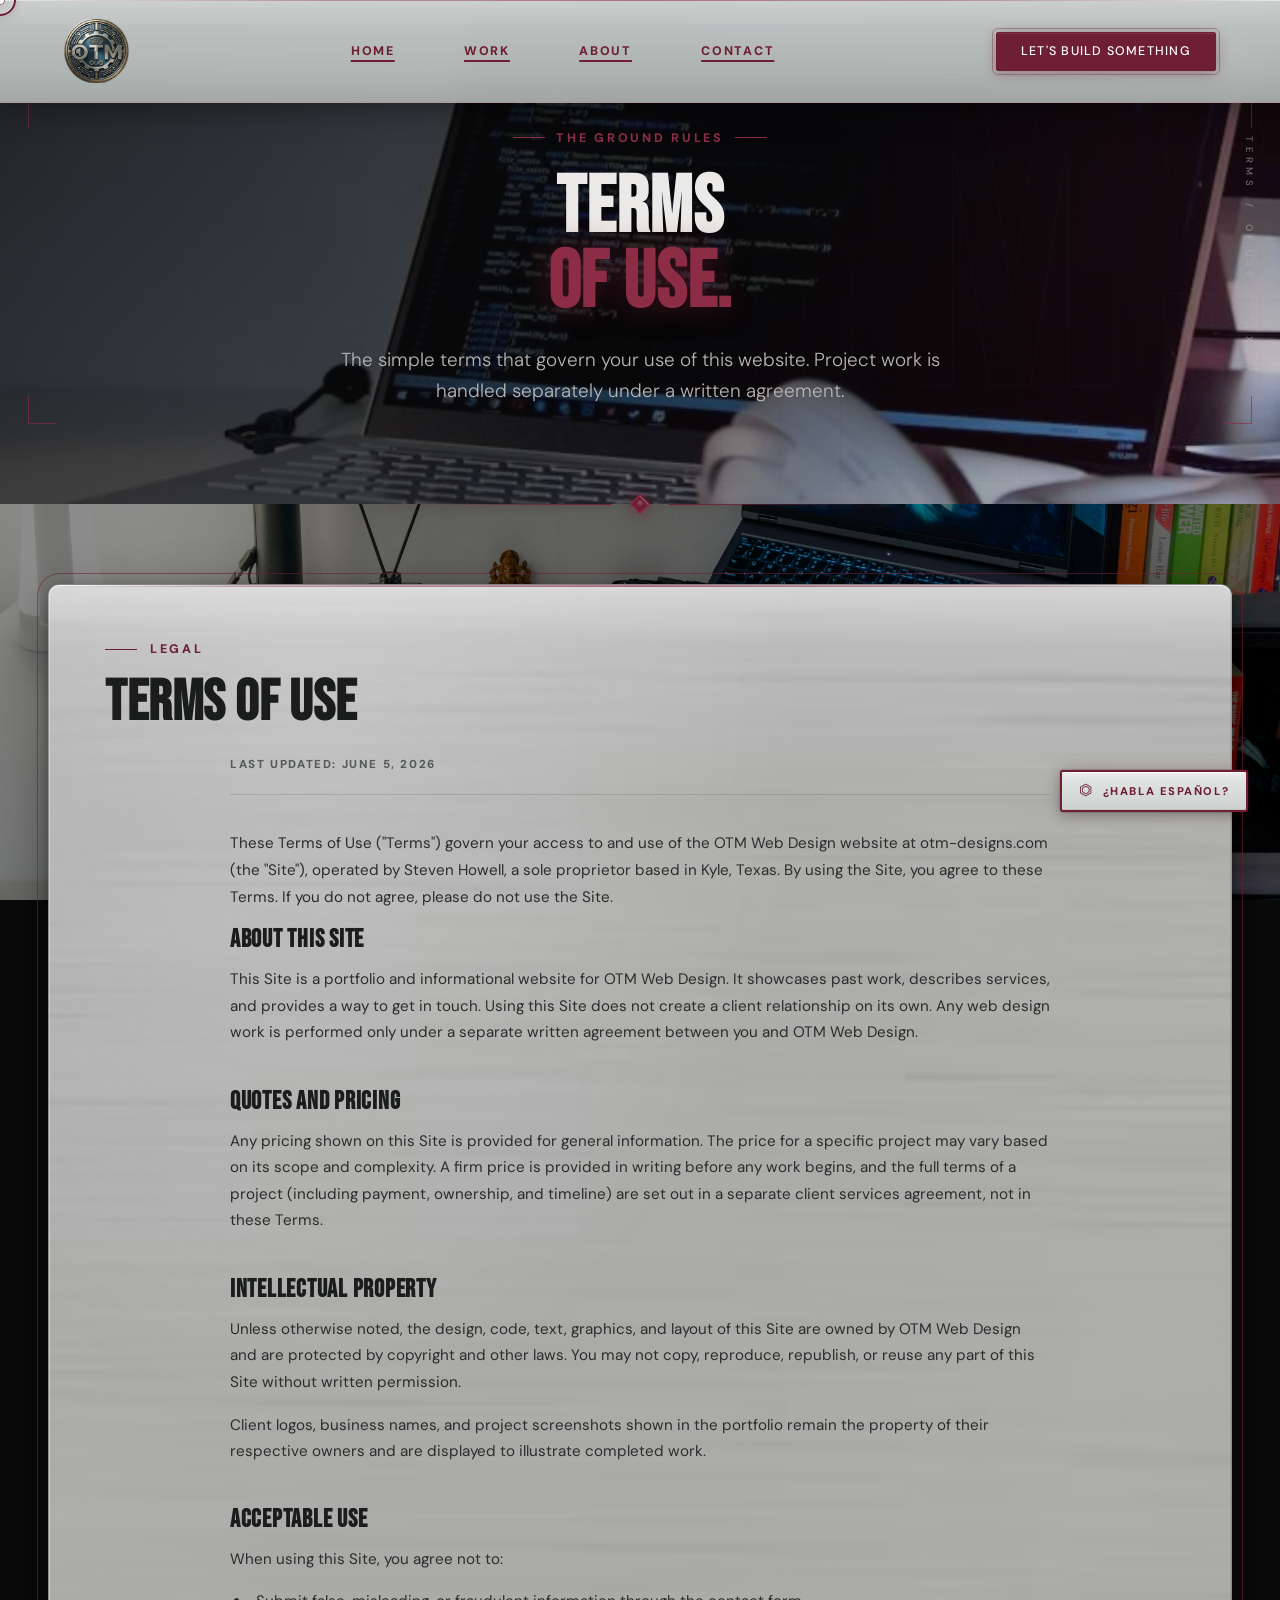
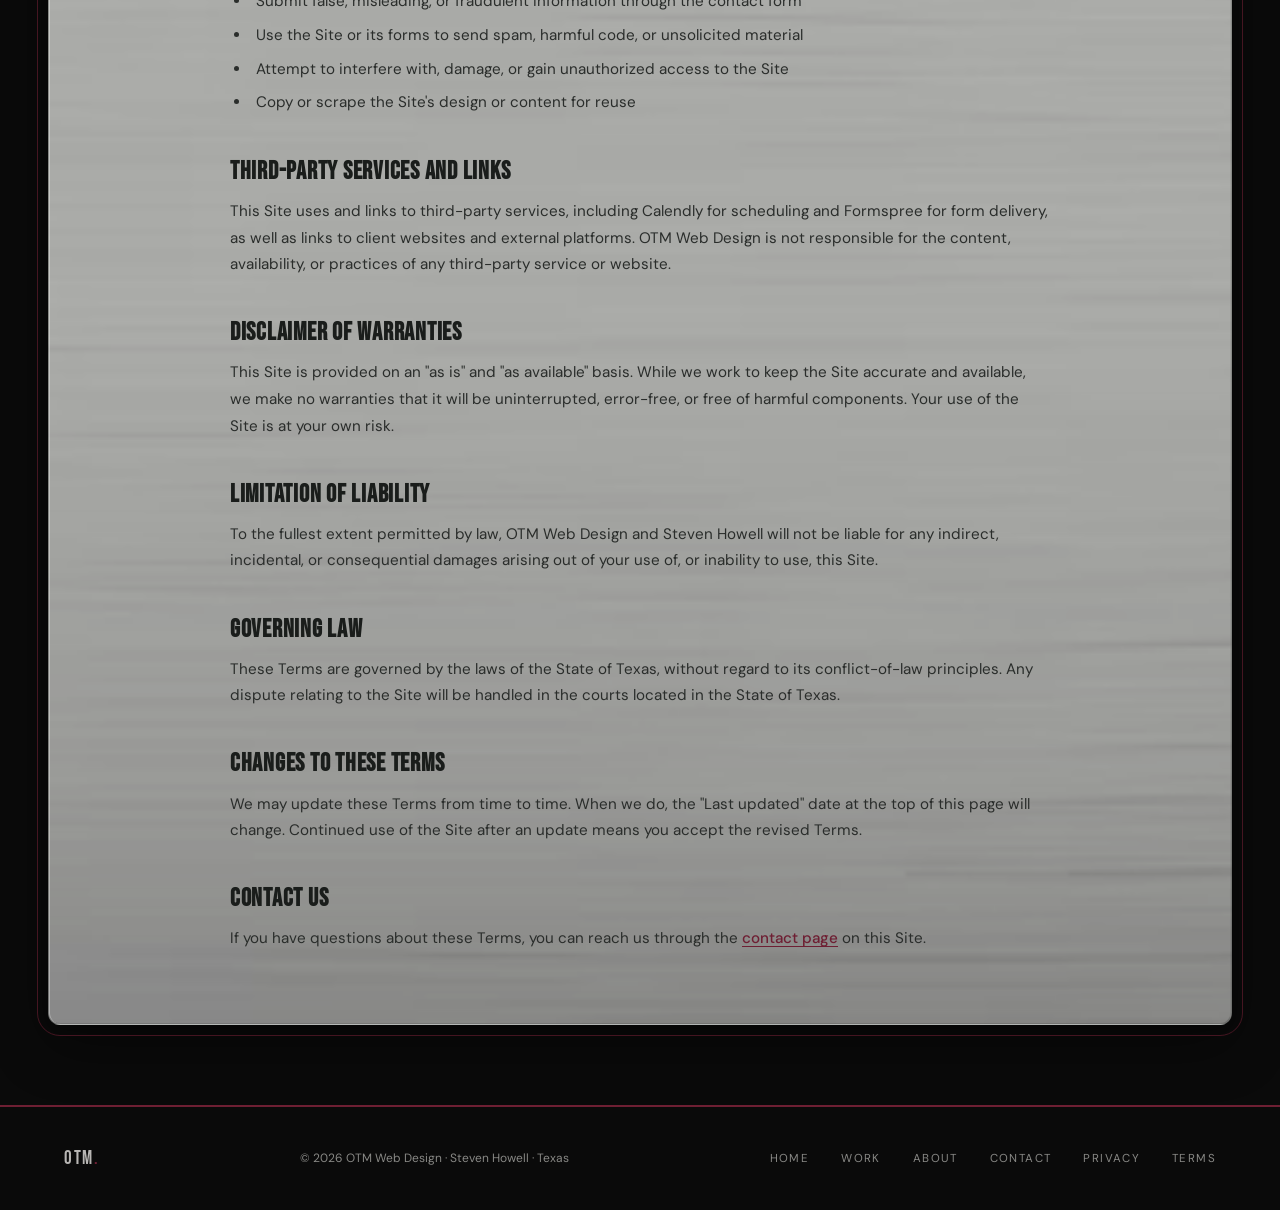
<file: terms.html>
<!DOCTYPE html>
<html lang="en">
<head>
<meta charset="UTF-8">
<meta name="viewport" content="width=device-width, initial-scale=1.0">
<title>Terms of Use | OTM Web Design</title>
<meta name="description" content="The terms that govern your use of the OTM Web Design website.">
<link rel="preconnect" href="https://fonts.googleapis.com">
<link rel="preconnect" href="https://fonts.gstatic.com" crossorigin>
<link href="https://fonts.googleapis.com/css2?family=Bebas+Neue&family=DM+Sans:ital,opsz,wght@0,9..40,300;0,9..40,400;0,9..40,500;0,9..40,700;1,9..40,300&display=swap" rel="stylesheet">

<!-- FAVICON / SITE ICON -->
<link rel="icon" href="/assets/favicon.ico" sizes="any">
<link rel="icon" type="image/png" sizes="48x48" href="/assets/favicon-48.png">
<link rel="icon" type="image/png" sizes="192x192" href="/assets/favicon-192.png">
<link rel="apple-touch-icon" sizes="180x180" href="/assets/apple-touch-icon.png">
<link rel="manifest" href="/site.webmanifest">
<meta name="theme-color" content="#6E1F33">

<link rel="stylesheet" href="style.css">

<!-- Page-scoped legal styling (keeps style.css lean) -->
<style>
  .legal-content { max-width: 820px; margin: 0 auto; }
  .legal-content .legal-updated {
    font-size: 0.72rem; letter-spacing: 0.14em; text-transform: uppercase;
    color: var(--ink-on-stone-muted); font-weight: 800; margin-bottom: 2.2rem;
    padding-bottom: 1.2rem; border-bottom: 1px solid var(--stone-border);
  }
  .legal-content h2 {
    font-family: 'Bebas Neue', sans-serif; font-size: 1.55rem; letter-spacing: 0.03em;
    color: var(--ink-deep); margin: 2.6rem 0 0.8rem; line-height: 1.1;
  }
  .legal-content h2:first-of-type { margin-top: 0; }
  .legal-content h3 {
    font-size: 0.98rem; font-weight: 700; color: var(--ink-deep); margin: 1.4rem 0 0.5rem;
  }
  .legal-content p {
    font-size: 0.95rem; line-height: 1.75; color: var(--ink-on-stone); margin-bottom: 1rem;
  }
  .legal-content ul { margin: 0 0 1.2rem 1.3rem; padding: 0; }
  .legal-content li {
    font-size: 0.95rem; line-height: 1.7; color: var(--ink-on-stone);
    margin-bottom: 0.5rem; padding-left: 0.3rem;
  }
  .legal-content a {
    color: var(--maroon); text-decoration: underline; text-underline-offset: 3px;
    font-weight: 500;
  }
  .legal-content a:hover { color: var(--maroon-light); }
  .legal-content strong { color: var(--ink-deep); font-weight: 700; }
</style>
</head>
<body data-page="terms" data-lang="en">

<div id="progress-bar"></div>

<button id="back-top" onclick="window.scrollTo({top:0,behavior:'smooth'})" aria-label="Back to top" data-es-aria-label="Volver arriba">↑</button>

<button id="lang-toggle" type="button" aria-label="Toggle language">
  <span class="lang-globe" aria-hidden="true">⏣</span>
  <span class="lang-label lang-label-es">¿Habla Español?</span>
  <span class="lang-label lang-label-en">Speak English?</span>
</button>

<div class="cursor" id="cursor"></div>
<div class="cursor-ring" id="cursor-ring"></div>

<a href="contact.html" id="float-contact" data-es="Hablemos">Let's Talk</a>

<!-- NAV -->
<nav>
  <a href="index.html" class="nav-logo-text" id="nav-logo">
    <img src="assets/assets-logo.png" alt="OTM Web Design" class="nav-logo-img" id="logo-img" onerror="this.style.display='none'; document.getElementById('logo-fallback').style.display='inline';">
    <span id="logo-fallback" style="display:none;">OTM<span style="color:var(--maroon);">.</span></span>
  </a>
  <button class="nav-toggle" id="navToggle" aria-label="Menu" aria-expanded="false" data-es-aria-label="Menú">
    <span></span><span></span><span></span>
  </button>
  <ul class="nav-links" id="navLinks">
    <li><a href="index.html" data-es="Inicio">Home</a></li>
    <li><a href="work.html" data-es="Trabajos">Work</a></li>
    <li><a href="about.html" data-es="Acerca de">About</a></li>
    <li><a href="contact.html" data-es="Contacto">Contact</a></li>
    <li class="nav-mobile-cta"><a href="contact.html" data-es="Hablemos">Let's Build</a></li>
  </ul>
  <a href="contact.html" class="nav-cta" data-es="Construyamos Algo">Let's Build Something</a>
</nav>

<!-- INNER HERO -->
<section class="hero hero-inner">
  <div class="hero-grid-bg"></div>
  <div class="hero-glow"></div>
  <div class="hero-bg-text">TERMS</div>
  <div class="hero-frame" aria-hidden="true">
    <span class="hero-corner hero-corner-tl"></span>
    <span class="hero-corner hero-corner-tr"></span>
    <span class="hero-corner hero-corner-bl"></span>
    <span class="hero-corner hero-corner-br"></span>
    <div class="hero-vertical-meta">Terms &nbsp;/&nbsp; Of Use &nbsp;/&nbsp; Texas</div>
  </div>
  <div class="hero-content hero-content-inner">
    <div class="hero-eyebrow">The Ground Rules</div>
    <h1 class="hero-title hero-title-inner">
      <span>Terms</span><br>
      <span class="amber">of Use.</span>
    </h1>
    <p class="hero-sub hero-sub-inner">The simple terms that govern your use of this website. Project work is handled separately under a written agreement.</p>
  </div>
</section>

<!-- Hero-to-section bridge -->
<div class="hero-section-bridge" aria-hidden="true">
  <span class="hero-bridge-line hero-bridge-line-l"></span>
  <span class="hero-bridge-diamond"></span>
  <span class="hero-bridge-line hero-bridge-line-r"></span>
</div>

<!-- TERMS CONTENT -->
<section>
  <div class="section-label">Legal</div>
  <h2 class="section-title">Terms of Use</h2>

  <div class="legal-content">
    <p class="legal-updated">Last updated: June 5, 2026</p>

    <p>These Terms of Use ("Terms") govern your access to and use of the OTM Web Design website at otm-designs.com (the "Site"), operated by Steven Howell, a sole proprietor based in Kyle, Texas. By using the Site, you agree to these Terms. If you do not agree, please do not use the Site.</p>

    <h2>About This Site</h2>
    <p>This Site is a portfolio and informational website for OTM Web Design. It showcases past work, describes services, and provides a way to get in touch. Using this Site does not create a client relationship on its own. Any web design work is performed only under a separate written agreement between you and OTM Web Design.</p>

    <h2>Quotes and Pricing</h2>
    <p>Any pricing shown on this Site is provided for general information. The price for a specific project may vary based on its scope and complexity. A firm price is provided in writing before any work begins, and the full terms of a project (including payment, ownership, and timeline) are set out in a separate client services agreement, not in these Terms.</p>

    <h2>Intellectual Property</h2>
    <p>Unless otherwise noted, the design, code, text, graphics, and layout of this Site are owned by OTM Web Design and are protected by copyright and other laws. You may not copy, reproduce, republish, or reuse any part of this Site without written permission.</p>
    <p>Client logos, business names, and project screenshots shown in the portfolio remain the property of their respective owners and are displayed to illustrate completed work.</p>

    <h2>Acceptable Use</h2>
    <p>When using this Site, you agree not to:</p>
    <ul>
      <li>Submit false, misleading, or fraudulent information through the contact form</li>
      <li>Use the Site or its forms to send spam, harmful code, or unsolicited material</li>
      <li>Attempt to interfere with, damage, or gain unauthorized access to the Site</li>
      <li>Copy or scrape the Site's design or content for reuse</li>
    </ul>

    <h2>Third-Party Services and Links</h2>
    <p>This Site uses and links to third-party services, including Calendly for scheduling and Formspree for form delivery, as well as links to client websites and external platforms. OTM Web Design is not responsible for the content, availability, or practices of any third-party service or website.</p>

    <h2>Disclaimer of Warranties</h2>
    <p>This Site is provided on an "as is" and "as available" basis. While we work to keep the Site accurate and available, we make no warranties that it will be uninterrupted, error-free, or free of harmful components. Your use of the Site is at your own risk.</p>

    <h2>Limitation of Liability</h2>
    <p>To the fullest extent permitted by law, OTM Web Design and Steven Howell will not be liable for any indirect, incidental, or consequential damages arising out of your use of, or inability to use, this Site.</p>

    <h2>Governing Law</h2>
    <p>These Terms are governed by the laws of the State of Texas, without regard to its conflict-of-law principles. Any dispute relating to the Site will be handled in the courts located in the State of Texas.</p>

    <h2>Changes to These Terms</h2>
    <p>We may update these Terms from time to time. When we do, the "Last updated" date at the top of this page will change. Continued use of the Site after an update means you accept the revised Terms.</p>

    <h2>Contact Us</h2>
    <p>If you have questions about these Terms, you can reach us through the <a href="contact.html">contact page</a> on this Site.</p>
  </div>
</section>

<!-- FOOTER -->
<footer>
  <div class="footer-logo">OTM<span>.</span></div>
  <div class="footer-copy">&#169; 2026 OTM Web Design · Steven Howell · Texas</div>
  <div class="footer-links">
    <a href="index.html" data-es="Inicio">Home</a>
    <a href="work.html" data-es="Trabajos">Work</a>
    <a href="about.html" data-es="Acerca de">About</a>
    <a href="contact.html" data-es="Contacto">Contact</a>
    <a href="privacy.html" data-es="Privacidad">Privacy</a>
    <a href="terms.html" data-es="Términos">Terms</a>
  </div>
</footer>

<script src="script.js"></script>
</body>
</html>
</file>
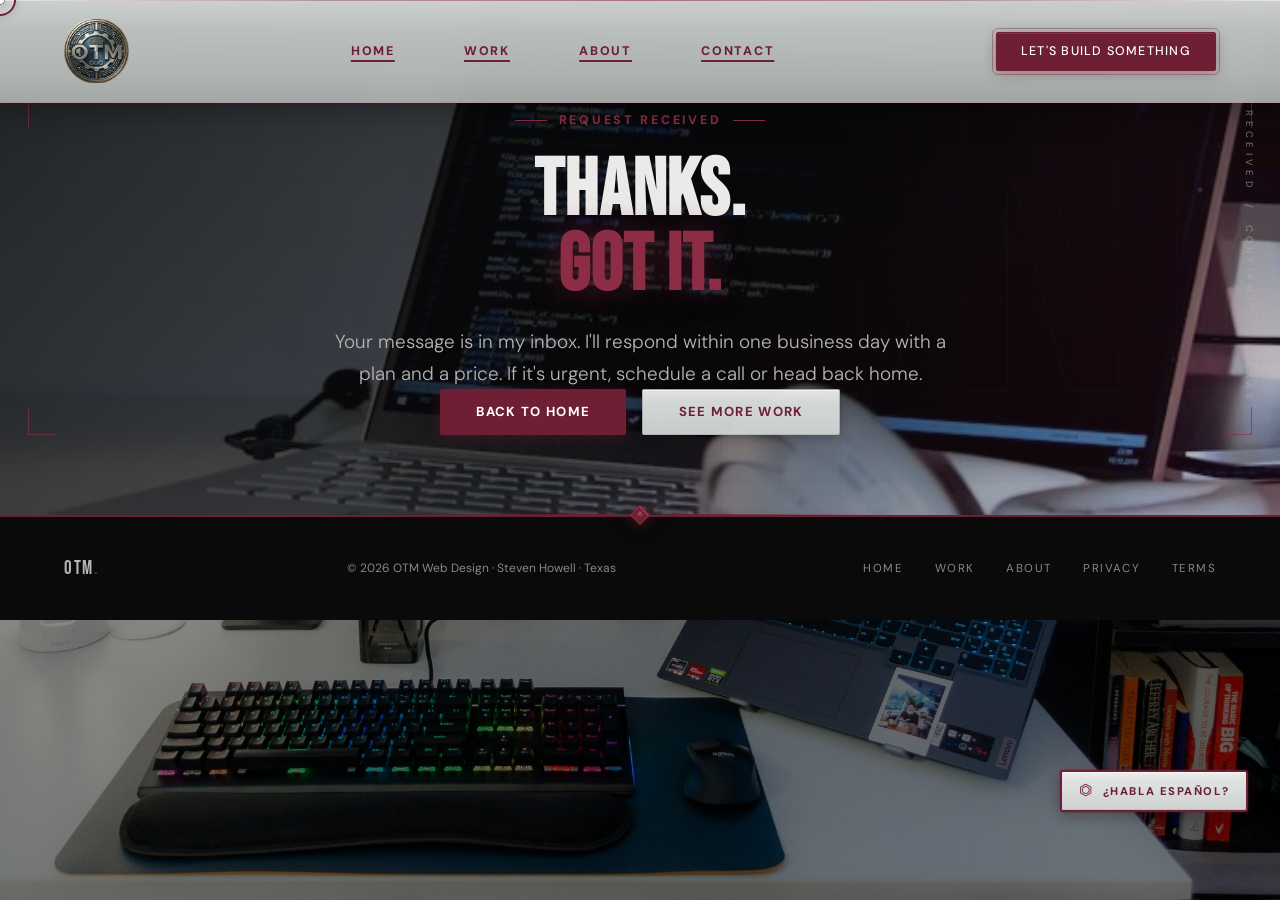
<file: thank-you.html>
<!DOCTYPE html>
<html lang="en">
<head>
<meta charset="UTF-8">
<meta name="viewport" content="width=device-width, initial-scale=1.0">
<title>Thank You | OTM Web Design</title>
<meta name="description" content="Your message has been received. Steven will respond within one business day.">
<meta name="robots" content="noindex">
<link rel="preconnect" href="https://fonts.googleapis.com">
<link rel="preconnect" href="https://fonts.gstatic.com" crossorigin>
<link href="https://fonts.googleapis.com/css2?family=Bebas+Neue&family=DM+Sans:ital,opsz,wght@0,9..40,300;0,9..40,400;0,9..40,500;0,9..40,700;1,9..40,300&display=swap" rel="stylesheet">

<!-- FAVICON / SITE ICON -->
<link rel="icon" href="/assets/favicon.ico" sizes="any">
<link rel="icon" type="image/png" sizes="48x48" href="/assets/favicon-48.png">
<link rel="icon" type="image/png" sizes="192x192" href="/assets/favicon-192.png">
<link rel="apple-touch-icon" sizes="180x180" href="/assets/apple-touch-icon.png">
<link rel="manifest" href="/site.webmanifest">
<meta name="theme-color" content="#6E1F33">

<link rel="stylesheet" href="style.css">
</head>
<body data-page="thank-you" data-lang="en">

<div id="progress-bar"></div>

<button id="back-top" onclick="window.scrollTo({top:0,behavior:'smooth'})" aria-label="Back to top" data-es-aria-label="Volver arriba">↑</button>

<button id="lang-toggle" type="button" aria-label="Toggle language">
  <span class="lang-globe" aria-hidden="true">⏣</span>
  <span class="lang-label lang-label-es">¿Habla Español?</span>
  <span class="lang-label lang-label-en">Speak English?</span>
</button>

<div class="cursor" id="cursor"></div>
<div class="cursor-ring" id="cursor-ring"></div>

<!-- NAV -->
<nav>
  <a href="index.html" class="nav-logo-text" id="nav-logo">
    <img src="assets/assets-logo.png" alt="OTM Web Design" class="nav-logo-img" id="logo-img" onerror="this.style.display='none'; document.getElementById('logo-fallback').style.display='inline';">
    <span id="logo-fallback" style="display:none;">OTM<span style="color:var(--maroon);">.</span></span>
  </a>
  <button class="nav-toggle" id="navToggle" aria-label="Menu" aria-expanded="false" data-es-aria-label="Menú">
    <span></span><span></span><span></span>
  </button>
  <ul class="nav-links" id="navLinks">
    <li><a href="index.html" data-es="Inicio">Home</a></li>
    <li><a href="work.html" data-es="Trabajos">Work</a></li>
    <li><a href="about.html" data-es="Acerca de">About</a></li>
    <li><a href="contact.html" data-es="Contacto">Contact</a></li>
    <li class="nav-mobile-cta"><a href="contact.html" data-es="Hablemos">Let's Build</a></li>
  </ul>
  <a href="contact.html" class="nav-cta" data-es="Construyamos Algo">Let's Build Something</a>
</nav>

<!-- HERO -->
<section class="hero hero-inner">
  <div class="hero-grid-bg"></div>
  <div class="hero-glow"></div>
  <div class="hero-bg-text">DONE</div>
  <div class="hero-frame" aria-hidden="true">
    <span class="hero-corner hero-corner-tl"></span>
    <span class="hero-corner hero-corner-tr"></span>
    <span class="hero-corner hero-corner-bl"></span>
    <span class="hero-corner hero-corner-br"></span>
    <div class="hero-vertical-meta">Received &nbsp;/&nbsp; Confirmed &nbsp;/&nbsp; Texas</div>
  </div>
  <div class="hero-content hero-content-inner">
    <div class="hero-eyebrow" data-es="Solicitud Recibida">Request Received</div>
    <h1 class="hero-title hero-title-inner">
      <span data-es="Gracias.">Thanks.</span><br>
      <span class="amber" data-es="Lo Tengo.">Got It.</span>
    </h1>
    <p class="hero-sub hero-sub-inner" data-es="Su mensaje está en mi bandeja de entrada. Le responderé dentro de un día hábil con un plan y un precio. Si es urgente, reserve una llamada o vuelva al inicio.">Your message is in my inbox. I'll respond within one business day with a plan and a price. If it's urgent, schedule a call or head back home.</p>
    <div class="hero-actions">
      <a href="index.html" class="btn-primary" data-es="Volver al Inicio">Back to Home</a>
      <a href="work.html" class="btn-ghost" data-es="Ver Más Trabajos">See More Work</a>
    </div>
  </div>
</section>

<!-- Hero-to-section bridge -->
<div class="hero-section-bridge" aria-hidden="true">
  <span class="hero-bridge-line hero-bridge-line-l"></span>
  <span class="hero-bridge-diamond"></span>
  <span class="hero-bridge-line hero-bridge-line-r"></span>
</div>

<!-- FOOTER -->
<footer>
  <div class="footer-logo">OTM<span>.</span></div>
  <div class="footer-copy">&#169; 2026 OTM Web Design · Steven Howell · Texas</div>
  <div class="footer-links">
    <a href="index.html" data-es="Inicio">Home</a>
    <a href="work.html" data-es="Trabajos">Work</a>
    <a href="about.html" data-es="Acerca de">About</a>
    <a href="privacy.html" data-es="Privacidad">Privacy</a>
    <a href="terms.html" data-es="Términos">Terms</a>
  </div>
</footer>

<script src="script.js"></script>
</body>
</html>
</file>
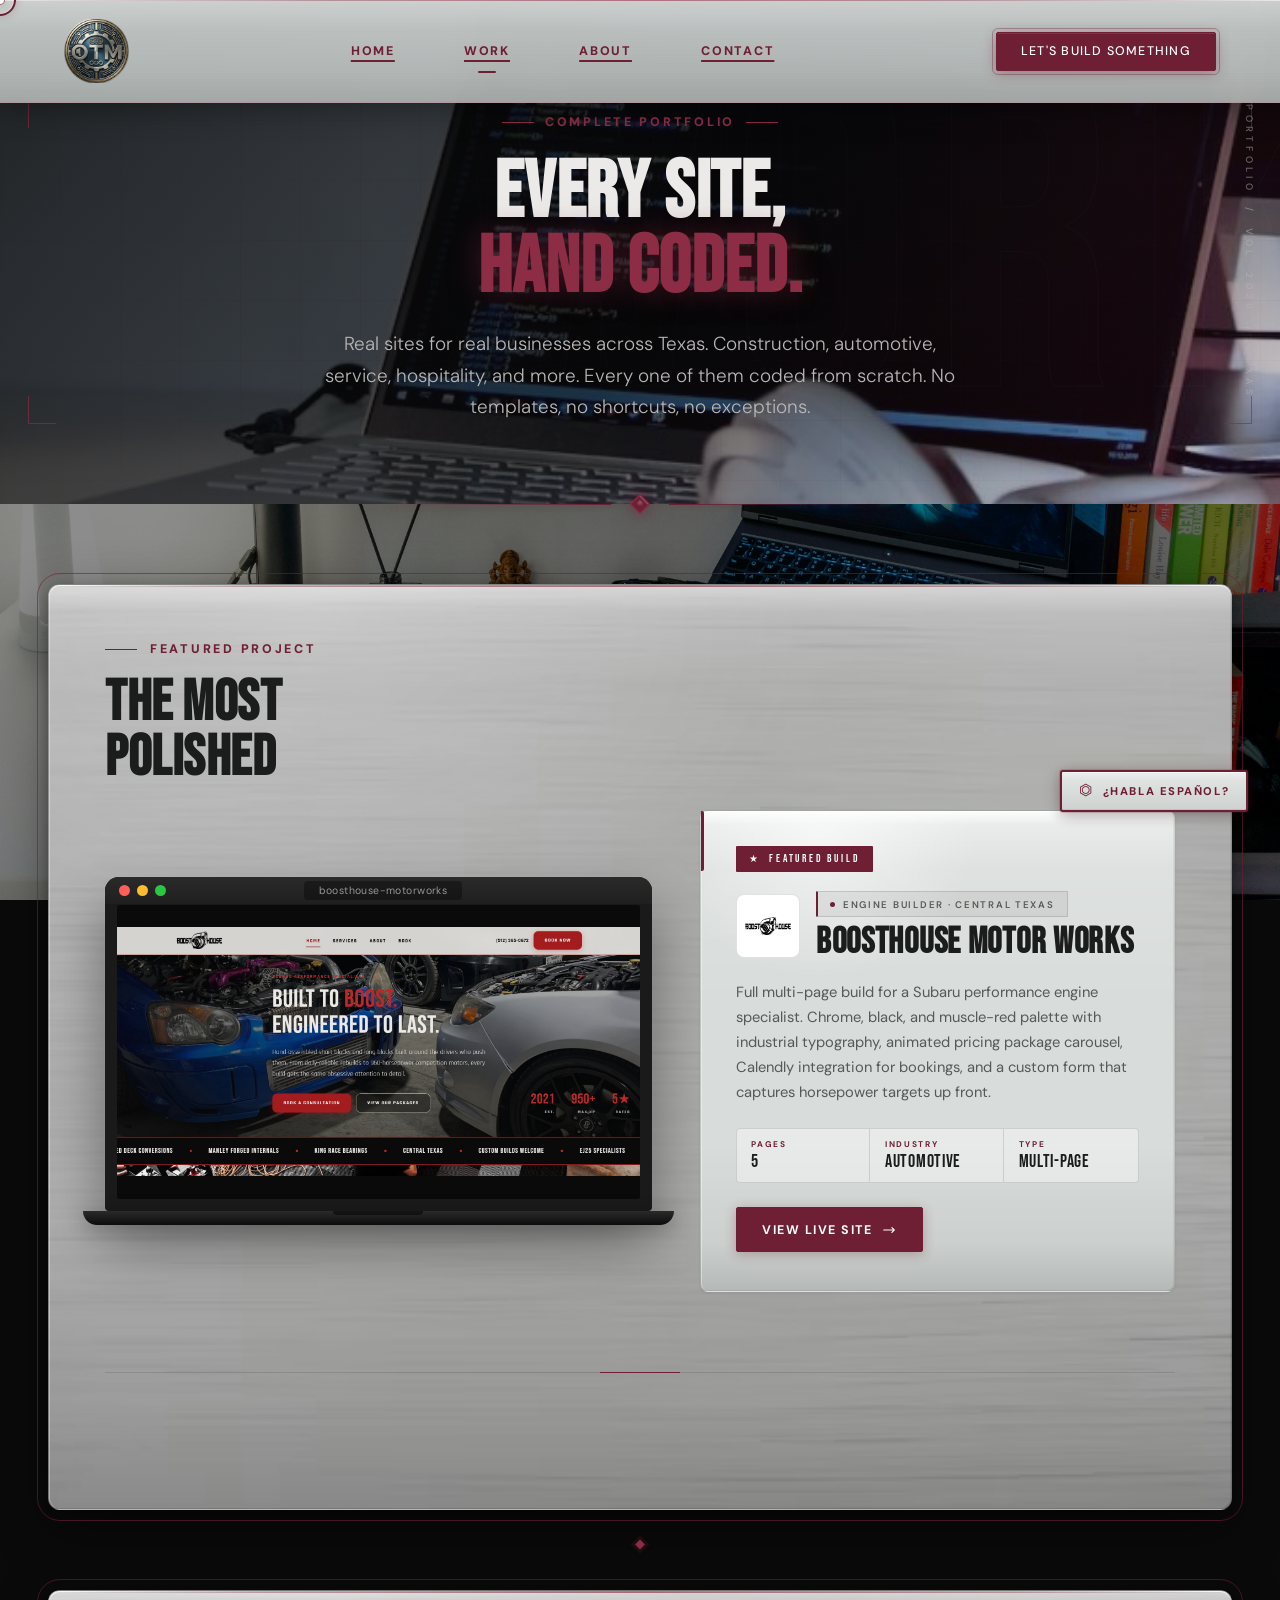
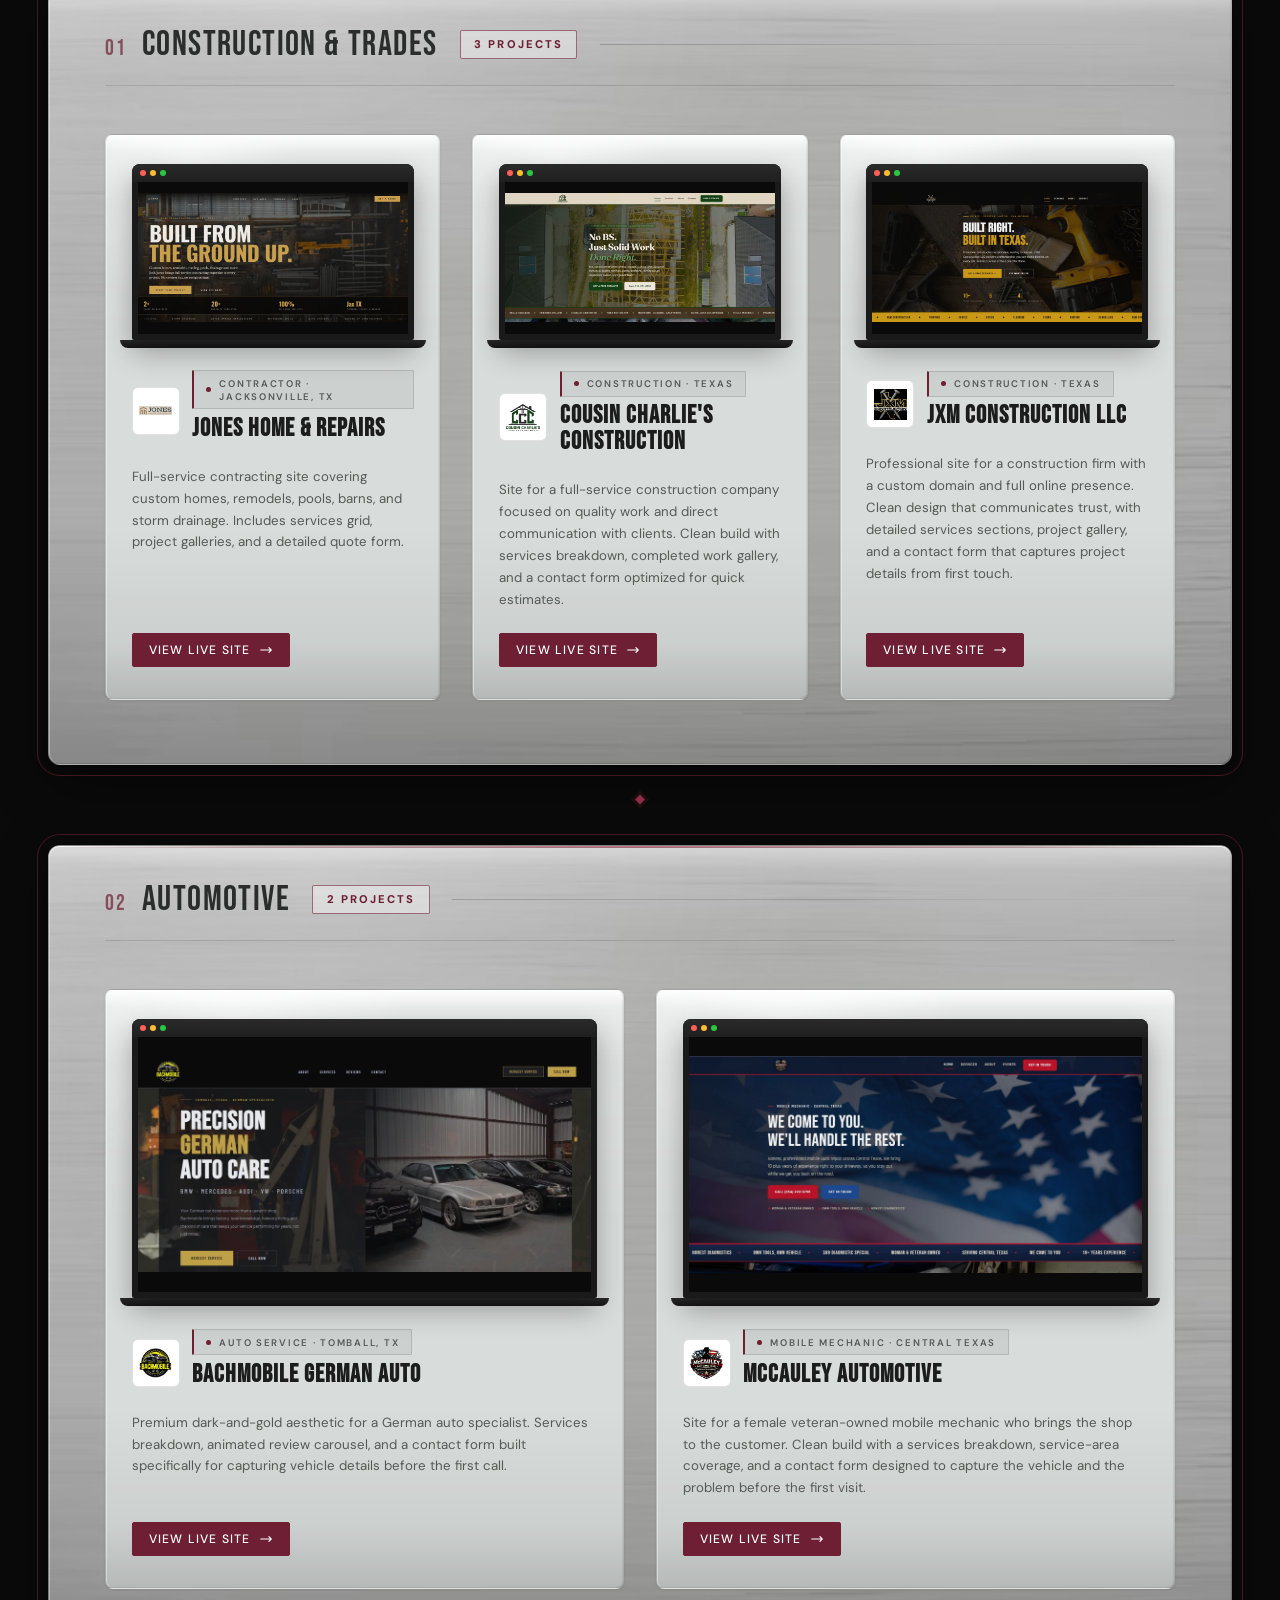
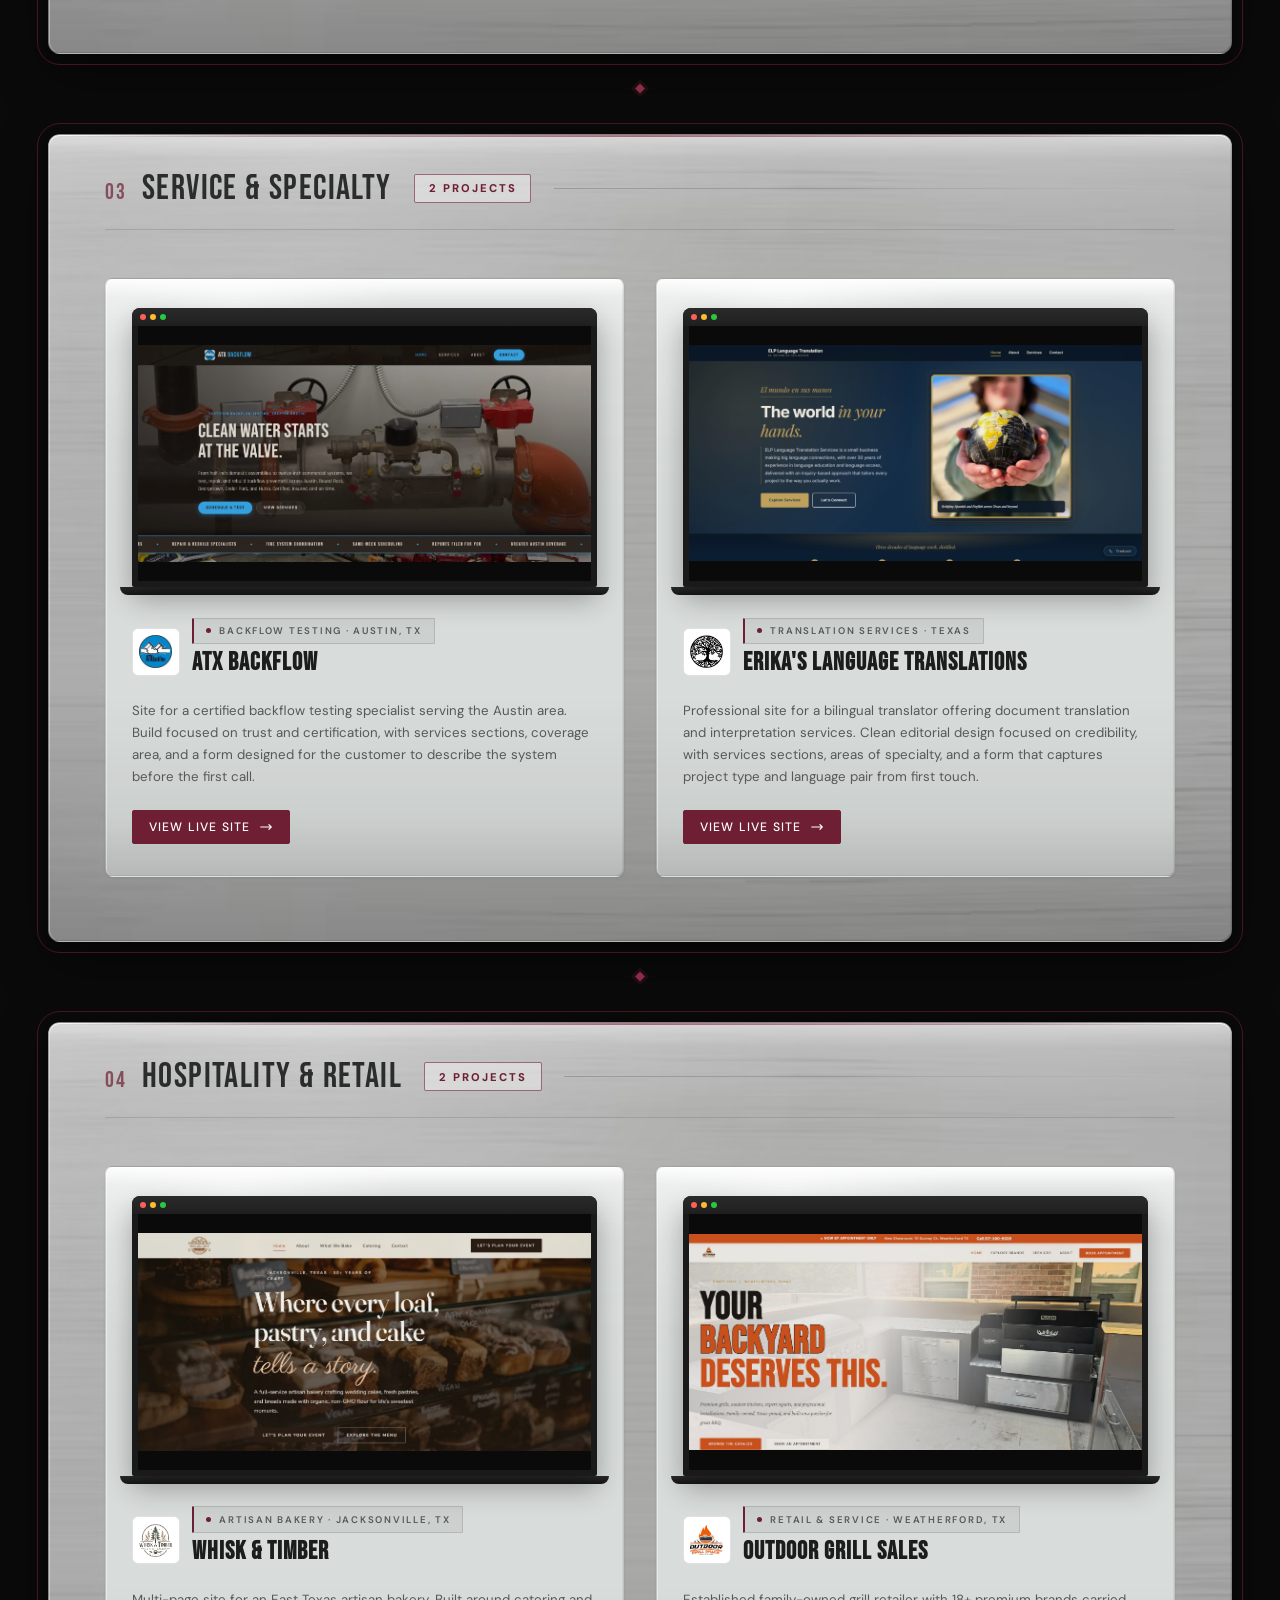
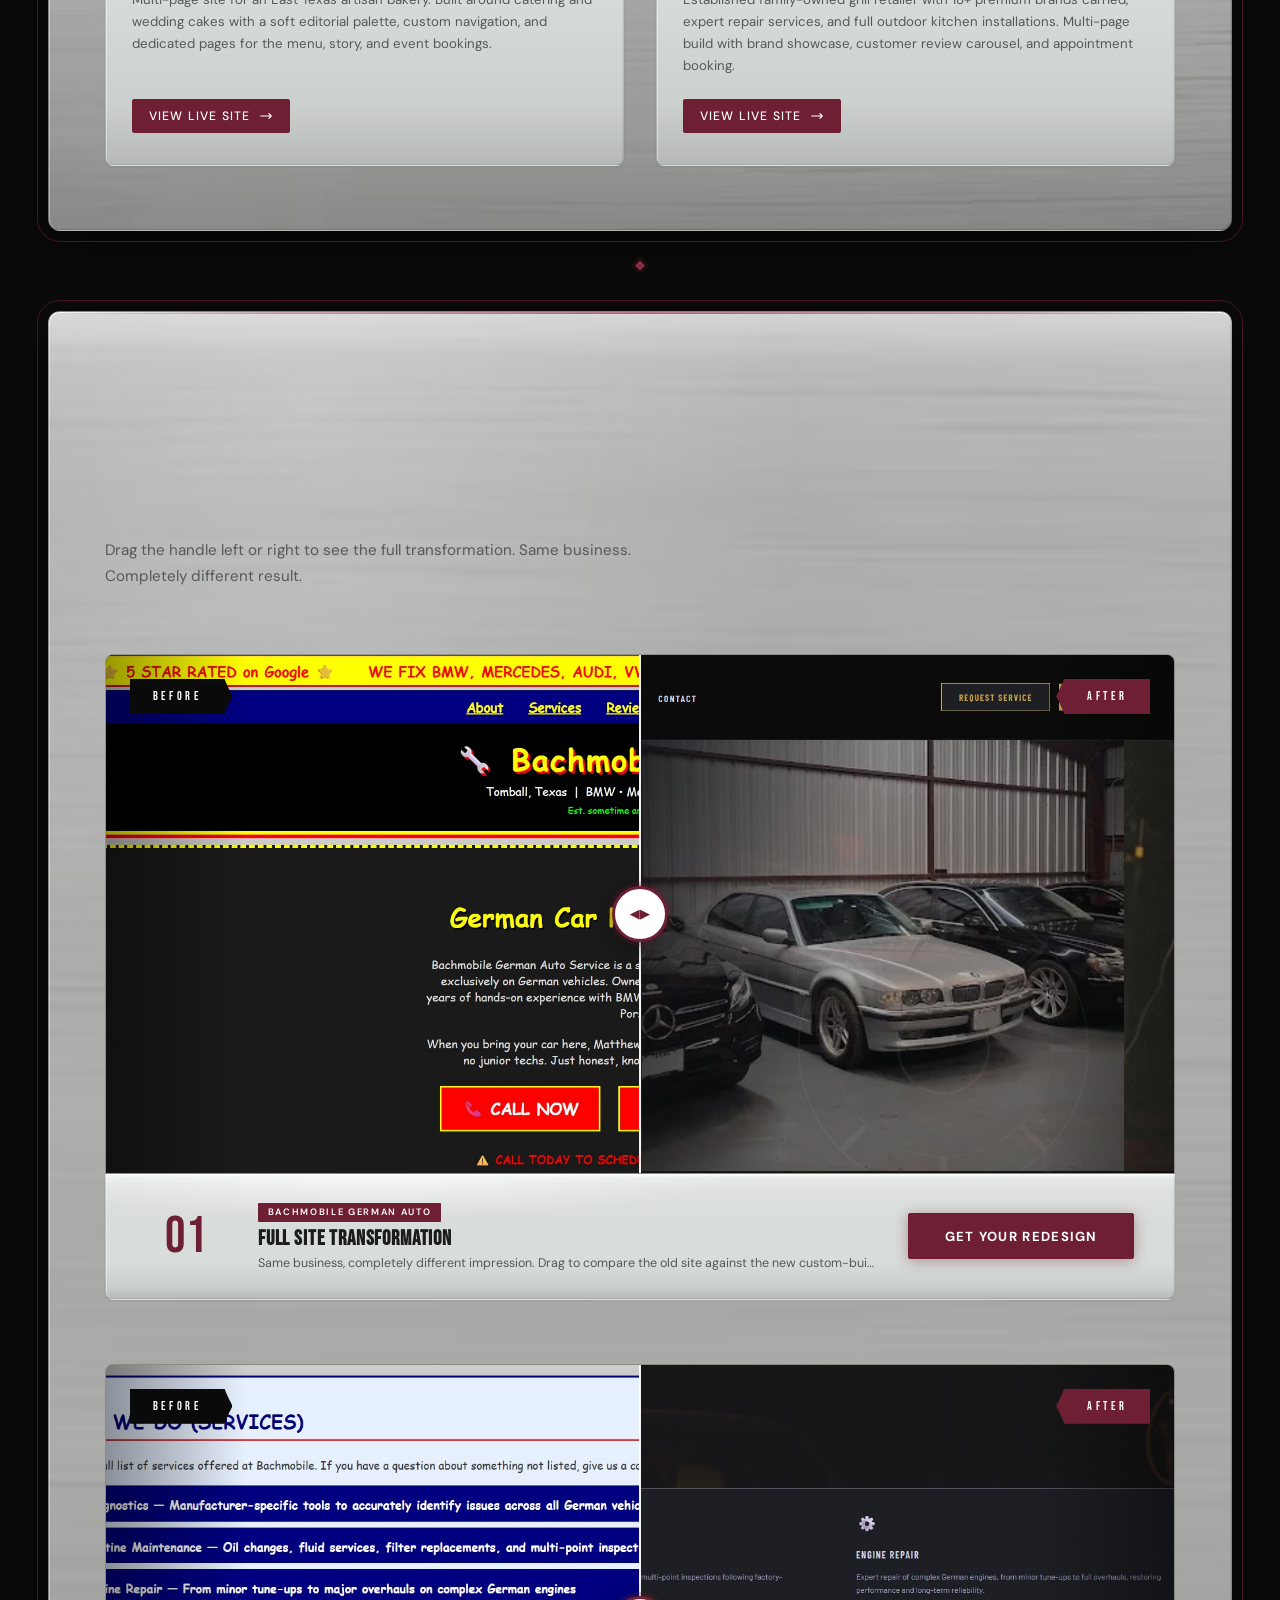
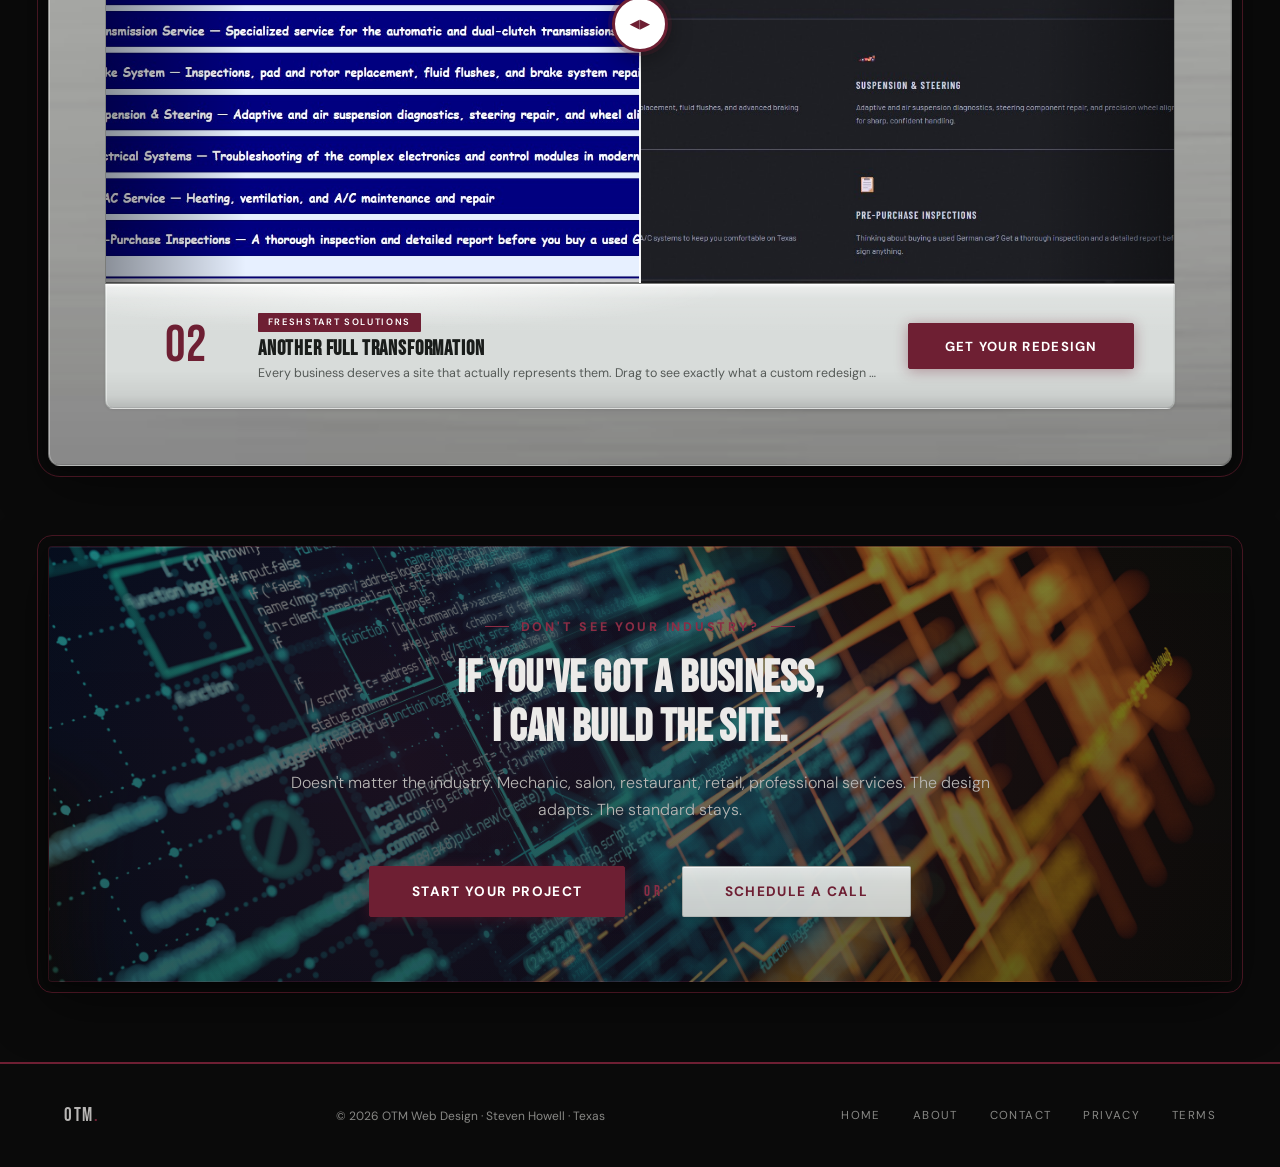
<file: work.html>
<!DOCTYPE html>
<html lang="en">
<head>
<meta charset="UTF-8">
<meta name="viewport" content="width=device-width, initial-scale=1.0">
<title>Work | OTM Web Design</title>
<meta name="description" content="Hand-coded websites for small Texas businesses across construction, automotive, service, and hospitality industries. Every site custom built from scratch.">
<link rel="preconnect" href="https://fonts.googleapis.com">
<link rel="preconnect" href="https://fonts.gstatic.com" crossorigin>
<link href="https://fonts.googleapis.com/css2?family=Bebas+Neue&family=DM+Sans:ital,opsz,wght@0,9..40,300;0,9..40,400;0,9..40,500;0,9..40,700;1,9..40,300&display=swap" rel="stylesheet">

<!-- FAVICON / SITE ICON -->
<link rel="icon" href="/assets/favicon.ico" sizes="any">
<link rel="icon" type="image/png" sizes="48x48" href="/assets/favicon-48.png">
<link rel="icon" type="image/png" sizes="192x192" href="/assets/favicon-192.png">
<link rel="apple-touch-icon" sizes="180x180" href="/assets/apple-touch-icon.png">
<link rel="manifest" href="/site.webmanifest">
<meta name="theme-color" content="#6E1F33">

<link rel="stylesheet" href="style.css">
</head>
<body data-page="work" data-lang="en">

<div id="progress-bar"></div>

<button id="back-top" onclick="window.scrollTo({top:0,behavior:'smooth'})" aria-label="Back to top" data-es-aria-label="Volver arriba">↑</button>

<button id="lang-toggle" type="button" aria-label="Toggle language">
  <span class="lang-globe" aria-hidden="true">⏣</span>
  <span class="lang-label lang-label-es">¿Habla Español?</span>
  <span class="lang-label lang-label-en">Speak English?</span>
</button>

<div class="cursor" id="cursor"></div>
<div class="cursor-ring" id="cursor-ring"></div>

<a href="contact.html" id="float-contact" data-es="Hablemos">Let's Talk</a>

<!-- NAV -->
<nav>
  <a href="index.html" class="nav-logo-text" id="nav-logo">
    <img src="assets/assets-logo.png" alt="OTM Web Design" class="nav-logo-img" id="logo-img" onerror="this.style.display='none'; document.getElementById('logo-fallback').style.display='inline';">
    <span id="logo-fallback" style="display:none;">OTM<span style="color:var(--maroon);">.</span></span>
  </a>
  <button class="nav-toggle" id="navToggle" aria-label="Menu" aria-expanded="false" data-es-aria-label="Menú">
    <span></span><span></span><span></span>
  </button>
  <ul class="nav-links" id="navLinks">
    <li><a href="index.html" data-es="Inicio">Home</a></li>
    <li><a href="work.html" class="active" data-es="Trabajos">Work</a></li>
    <li><a href="about.html" data-es="Acerca de">About</a></li>
    <li><a href="contact.html" data-es="Contacto">Contact</a></li>
    <li class="nav-mobile-cta"><a href="contact.html" data-es="Hablemos">Let's Build</a></li>
  </ul>
  <a href="contact.html" class="nav-cta" data-es="Construyamos Algo">Let's Build Something</a>
</nav>

<!-- INNER HERO -->
<section class="hero hero-inner">
  <div class="hero-grid-bg"></div>
  <div class="hero-glow"></div>
  <div class="hero-bg-text">WORK</div>
  <div class="hero-frame" aria-hidden="true">
    <span class="hero-corner hero-corner-tl"></span>
    <span class="hero-corner hero-corner-tr"></span>
    <span class="hero-corner hero-corner-bl"></span>
    <span class="hero-corner hero-corner-br"></span>
    <div class="hero-vertical-meta">Portfolio &nbsp;/&nbsp; Vol. 2026 &nbsp;/&nbsp; Texas</div>
  </div>
  <div class="hero-content hero-content-inner">
    <div class="hero-eyebrow" data-es="Portafolio Completo">Complete Portfolio</div>
    <h1 class="hero-title hero-title-inner">
      <span data-es="Cada Sitio">Every Site,</span><br>
      <span class="amber" data-es="Hecho a Mano.">Hand Coded.</span>
    </h1>
    <p class="hero-sub hero-sub-inner" data-es="Sitios reales para negocios reales en todo Texas. Construcción, automotriz, servicios, hospitalidad y más. Cada uno codificado desde cero. Sin plantillas, sin atajos, sin excepciones.">Real sites for real businesses across Texas. Construction, automotive, service, hospitality, and more. Every one of them coded from scratch. No templates, no shortcuts, no exceptions.</p>
  </div>
</section>

<!-- Hero-to-section bridge -->
<div class="hero-section-bridge" aria-hidden="true">
  <span class="hero-bridge-line hero-bridge-line-l"></span>
  <span class="hero-bridge-diamond"></span>
  <span class="hero-bridge-line hero-bridge-line-r"></span>
</div>

<!-- FEATURED WORK -->
<section id="featured-work">
  <div class="section-label reveal" data-es="Proyecto Destacado">Featured Project</div>
  <h2 class="section-title reveal reveal-delay-1" data-es="El Más<br>Pulido">The Most<br>Polished</h2>

  <div class="work-featured reveal reveal-delay-2">
    <div class="featured-laptop">
      <div class="laptop-screen">
        <div class="laptop-browser-bar">
          <span class="browser-dot dot-red"></span>
          <span class="browser-dot dot-yellow"></span>
          <span class="browser-dot dot-green"></span>
          <span class="browser-url">boosthouse-motorworks</span>
        </div>
        <img src="assets/assets-boosthouse.jpg" alt="BoostHouse Motor Works website" class="laptop-img">
      </div>
      <div class="laptop-base"></div>
    </div>
    <div class="featured-info">
      <div class="featured-badge" data-es="Trabajo Destacado">Featured Build</div>
      <div class="featured-header">
        <div class="featured-logo">
          <img src="assets/logo-boosthouse.png" alt="BoostHouse Motor Works logo">
        </div>
        <div class="featured-header-text">
          <div class="work-tag" data-es="Construcción de Motores · Centro de Texas">Engine Builder · Central Texas</div>
          <h3 class="featured-title">BoostHouse Motor Works</h3>
        </div>
      </div>
      <p class="featured-desc" data-es="Construcción multi-página completa para un especialista en motores Subaru de alto rendimiento. Paleta cromo, negro y rojo músculo con tipografía industrial, carrusel animado de paquetes de precios, integración con Calendly para reservas y un formulario a la medida que captura los objetivos de potencia del cliente desde el principio.">Full multi-page build for a Subaru performance engine specialist. Chrome, black, and muscle-red palette with industrial typography, animated pricing package carousel, Calendly integration for bookings, and a custom form that captures horsepower targets up front.</p>
      <div class="featured-meta">
        <div class="meta-item">
          <div class="meta-label" data-es="Páginas">Pages</div>
          <div class="meta-value">5</div>
        </div>
        <div class="meta-item">
          <div class="meta-label" data-es="Industria">Industry</div>
          <div class="meta-value" data-es="Automotriz">Automotive</div>
        </div>
        <div class="meta-item">
          <div class="meta-label" data-es="Tipo">Type</div>
          <div class="meta-value" data-es="Multi-página">Multi-page</div>
        </div>
      </div>
      <a href="https://one-true-mission.github.io/BoostHouse-MotorWorks/" target="_blank" rel="noopener" class="featured-link">
        <span data-es="Ver Sitio en Vivo">View Live Site</span>
        <svg fill="none" viewBox="0 0 24 24" stroke="currentColor" stroke-width="2"><path stroke-linecap="round" stroke-linejoin="round" d="M17 8l4 4m0 0l-4 4m4-4H3"/></svg>
      </a>
    </div>
  </div>
</section>

<!-- CATEGORY: CONSTRUCTION & TRADES -->
<section class="work-category">
  <div class="category-header reveal">
    <div class="category-label">
      <span class="category-num">01</span>
      <span class="category-name" data-es="Construcción y Oficios">Construction &amp; Trades</span>
    </div>
    <div class="category-count" data-es="3 Proyectos">3 Projects</div>
    <div class="category-line"></div>
  </div>

  <div class="work-grid-new">
    <div class="work-card-new reveal">
      <div class="mini-laptop">
        <div class="mini-screen">
          <div class="mini-browser-bar">
            <span class="browser-dot dot-red"></span>
            <span class="browser-dot dot-yellow"></span>
            <span class="browser-dot dot-green"></span>
          </div>
          <img src="assets/assets-joneshomesrepairs.jpg" alt="Jones Home & Repairs website">
        </div>
        <div class="mini-base"></div>
      </div>
      <div class="card-header">
        <div class="card-logo">
          <img src="assets/logo-joneshomesrepairs.png" alt="Jones Home & Repairs logo">
        </div>
        <div class="card-header-text">
          <div class="work-tag" data-es="Contratista · Jacksonville, TX">Contractor · Jacksonville, TX</div>
          <h3>Jones Home &amp; Repairs</h3>
        </div>
      </div>
      <p data-es="Sitio completo de servicios de contratación que cubre casas a medida, remodelaciones, piscinas, graneros y drenaje pluvial. Incluye cuadrícula de servicios, galerías de proyectos y formulario detallado para cotizaciones.">Full-service contracting site covering custom homes, remodels, pools, barns, and storm drainage. Includes services grid, project galleries, and a detailed quote form.</p>
      <a href="https://joneshomesrepairs.com" target="_blank" rel="noopener" class="work-link">
        <span data-es="Ver Sitio en Vivo">View Live Site</span>
        <svg fill="none" viewBox="0 0 24 24" stroke="currentColor" stroke-width="2"><path stroke-linecap="round" stroke-linejoin="round" d="M17 8l4 4m0 0l-4 4m4-4H3"/></svg>
      </a>
    </div>

    <div class="work-card-new reveal reveal-delay-1">
      <div class="mini-laptop">
        <div class="mini-screen">
          <div class="mini-browser-bar">
            <span class="browser-dot dot-red"></span>
            <span class="browser-dot dot-yellow"></span>
            <span class="browser-dot dot-green"></span>
          </div>
          <img src="assets/assets-cousincharlie.jpg" alt="Cousin Charlie's Construction website">
        </div>
        <div class="mini-base"></div>
      </div>
      <div class="card-header">
        <div class="card-logo">
          <img src="assets/logo-cousincharlie.png" alt="Cousin Charlie's Construction logo">
        </div>
        <div class="card-header-text">
          <div class="work-tag" data-es="Construcción · Texas">Construction · Texas</div>
          <h3>Cousin Charlie's Construction</h3>
        </div>
      </div>
      <p data-es="Sitio para una empresa de construcción de servicio completo enfocada en trabajo de calidad y comunicación directa con los clientes. Construcción limpia con desglose de servicios, galería de trabajos completados y formulario de contacto optimizado para cotizaciones rápidas.">Site for a full-service construction company focused on quality work and direct communication with clients. Clean build with services breakdown, completed work gallery, and a contact form optimized for quick estimates.</p>
      <a href="https://one-true-mission.github.io/Cousin-Charlie-s-Constructrion/" target="_blank" rel="noopener" class="work-link">
        <span data-es="Ver Sitio en Vivo">View Live Site</span>
        <svg fill="none" viewBox="0 0 24 24" stroke="currentColor" stroke-width="2"><path stroke-linecap="round" stroke-linejoin="round" d="M17 8l4 4m0 0l-4 4m4-4H3"/></svg>
      </a>
    </div>

    <div class="work-card-new reveal reveal-delay-2">
      <div class="mini-laptop">
        <div class="mini-screen">
          <div class="mini-browser-bar">
            <span class="browser-dot dot-red"></span>
            <span class="browser-dot dot-yellow"></span>
            <span class="browser-dot dot-green"></span>
          </div>
          <img src="assets/assets-jxmconstruction.jpg" alt="JXM Construction LLC website">
        </div>
        <div class="mini-base"></div>
      </div>
      <div class="card-header">
        <div class="card-logo">
          <img src="assets/logo-jxmconstruction.png" alt="JXM Construction LLC logo">
        </div>
        <div class="card-header-text">
          <div class="work-tag" data-es="Construcción · Texas">Construction · Texas</div>
          <h3>JXM Construction LLC</h3>
        </div>
      </div>
      <p data-es="Sitio profesional para una empresa de construcción con dominio propio y presencia en línea completa. Diseño limpio que comunica confianza, con secciones detalladas de servicios, galería de proyectos y un formulario de contacto que captura los detalles del proyecto desde el primer contacto.">Professional site for a construction firm with a custom domain and full online presence. Clean design that communicates trust, with detailed services sections, project gallery, and a contact form that captures project details from first touch.</p>
      <a href="https://jxmconstructionllc.com/" target="_blank" rel="noopener" class="work-link">
        <span data-es="Ver Sitio en Vivo">View Live Site</span>
        <svg fill="none" viewBox="0 0 24 24" stroke="currentColor" stroke-width="2"><path stroke-linecap="round" stroke-linejoin="round" d="M17 8l4 4m0 0l-4 4m4-4H3"/></svg>
      </a>
    </div>
  </div>
</section>

<!-- CATEGORY: AUTOMOTIVE -->
<section class="work-category">
  <div class="category-header reveal">
    <div class="category-label">
      <span class="category-num">02</span>
      <span class="category-name" data-es="Automotriz">Automotive</span>
    </div>
    <div class="category-count" data-es="2 Proyectos">2 Projects</div>
    <div class="category-line"></div>
  </div>

  <div class="work-grid-new work-grid-2">
    <div class="work-card-new reveal">
      <div class="mini-laptop">
        <div class="mini-screen">
          <div class="mini-browser-bar">
            <span class="browser-dot dot-red"></span>
            <span class="browser-dot dot-yellow"></span>
            <span class="browser-dot dot-green"></span>
          </div>
          <img src="assets/assets-bachmobile.jpg" alt="Bachmobile German Auto website">
        </div>
        <div class="mini-base"></div>
      </div>
      <div class="card-header">
        <div class="card-logo">
          <img src="assets/logo-bachmobile.png" alt="Bachmobile German Auto logo">
        </div>
        <div class="card-header-text">
          <div class="work-tag" data-es="Servicio Automotriz · Tomball, TX">Auto Service · Tomball, TX</div>
          <h3>Bachmobile German Auto</h3>
        </div>
      </div>
      <p data-es="Sitio para un especialista en autos alemanes con estética premium oscura y dorada. Incluye desglose de servicios, carrusel animado de reseñas y formulario de contacto diseñado para capturar detalles del vehículo antes de la primera llamada.">Premium dark-and-gold aesthetic for a German auto specialist. Services breakdown, animated review carousel, and a contact form built specifically for capturing vehicle details before the first call.</p>
      <a href="https://bachmobilegerman.com" target="_blank" rel="noopener" class="work-link">
        <span data-es="Ver Sitio en Vivo">View Live Site</span>
        <svg fill="none" viewBox="0 0 24 24" stroke="currentColor" stroke-width="2"><path stroke-linecap="round" stroke-linejoin="round" d="M17 8l4 4m0 0l-4 4m4-4H3"/></svg>
      </a>
    </div>

    <div class="work-card-new reveal reveal-delay-1">
      <div class="mini-laptop">
        <div class="mini-screen">
          <div class="mini-browser-bar">
            <span class="browser-dot dot-red"></span>
            <span class="browser-dot dot-yellow"></span>
            <span class="browser-dot dot-green"></span>
          </div>
          <img src="assets/assets-mccauley.jpg" alt="McCauley Automotive website">
        </div>
        <div class="mini-base"></div>
      </div>
      <div class="card-header">
        <div class="card-logo">
          <img src="assets/logo-mccauley.png" alt="McCauley Automotive logo">
        </div>
        <div class="card-header-text">
          <div class="work-tag" data-es="Mecánica Móvil · Centro de Texas">Mobile Mechanic · Central Texas</div>
          <h3>McCauley Automotive</h3>
        </div>
      </div>
      <p data-es="Sitio para una mecánica móvil, veterana militar y dueña de su negocio, que lleva el taller hasta el cliente. Construcción limpia con desglose de servicios, área de cobertura de servicio y un formulario de contacto diseñado para captar el vehículo y el problema antes de la primera visita.">Site for a female veteran-owned mobile mechanic who brings the shop to the customer. Clean build with a services breakdown, service-area coverage, and a contact form designed to capture the vehicle and the problem before the first visit.</p>
      <a href="https://mccauleyautomotive.com/" target="_blank" rel="noopener" class="work-link">
        <span data-es="Ver Sitio en Vivo">View Live Site</span>
        <svg fill="none" viewBox="0 0 24 24" stroke="currentColor" stroke-width="2"><path stroke-linecap="round" stroke-linejoin="round" d="M17 8l4 4m0 0l-4 4m4-4H3"/></svg>
      </a>
    </div>
  </div>
</section>

<!-- CATEGORY: SERVICE & SPECIALTY -->
<section class="work-category">
  <div class="category-header reveal">
    <div class="category-label">
      <span class="category-num">03</span>
      <span class="category-name" data-es="Servicio y Especialidad">Service &amp; Specialty</span>
    </div>
    <div class="category-count" data-es="2 Proyectos">2 Projects</div>
    <div class="category-line"></div>
  </div>

  <div class="work-grid-new work-grid-2">
    <div class="work-card-new reveal">
      <div class="mini-laptop">
        <div class="mini-screen">
          <div class="mini-browser-bar">
            <span class="browser-dot dot-red"></span>
            <span class="browser-dot dot-yellow"></span>
            <span class="browser-dot dot-green"></span>
          </div>
          <img src="assets/assets-atxbackflow.jpg" alt="ATX Backflow website">
        </div>
        <div class="mini-base"></div>
      </div>
      <div class="card-header">
        <div class="card-logo">
          <img src="assets/logo-atxbackflow.png" alt="ATX Backflow logo">
        </div>
        <div class="card-header-text">
          <div class="work-tag" data-es="Pruebas de Reflujo · Austin, TX">Backflow Testing · Austin, TX</div>
          <h3>ATX Backflow</h3>
        </div>
      </div>
      <p data-es="Sitio para un especialista certificado en pruebas de reflujo que atiende el área de Austin. Construcción enfocada en confianza y certificación, con secciones de servicios, área de cobertura y formulario diseñado para que el cliente describa el sistema antes de la primera llamada.">Site for a certified backflow testing specialist serving the Austin area. Build focused on trust and certification, with services sections, coverage area, and a form designed for the customer to describe the system before the first call.</p>
      <a href="https://one-true-mission.github.io/ATX-Backflow/" target="_blank" rel="noopener" class="work-link">
        <span data-es="Ver Sitio en Vivo">View Live Site</span>
        <svg fill="none" viewBox="0 0 24 24" stroke="currentColor" stroke-width="2"><path stroke-linecap="round" stroke-linejoin="round" d="M17 8l4 4m0 0l-4 4m4-4H3"/></svg>
      </a>
    </div>

    <div class="work-card-new reveal reveal-delay-1">
      <div class="mini-laptop">
        <div class="mini-screen">
          <div class="mini-browser-bar">
            <span class="browser-dot dot-red"></span>
            <span class="browser-dot dot-yellow"></span>
            <span class="browser-dot dot-green"></span>
          </div>
          <img src="assets/assets-elptranslations.jpg" alt="Erika's Language Translations website">
        </div>
        <div class="mini-base"></div>
      </div>
      <div class="card-header">
        <div class="card-logo">
          <img src="assets/logo-elptranslations.png" alt="Erika's Language Translations logo">
        </div>
        <div class="card-header-text">
          <div class="work-tag" data-es="Servicios de Traducción · Texas">Translation Services · Texas</div>
          <h3>Erika's Language Translations</h3>
        </div>
      </div>
      <p data-es="Sitio profesional para una traductora bilingüe que ofrece traducción de documentos e interpretación. Diseño limpio y editorial enfocado en credibilidad, con secciones de servicios, áreas de especialidad y formulario que captura el tipo de proyecto y el par de idiomas desde el primer contacto.">Professional site for a bilingual translator offering document translation and interpretation services. Clean editorial design focused on credibility, with services sections, areas of specialty, and a form that captures project type and language pair from first touch.</p>
      <a href="https://one-true-mission.github.io/ELP-Language-Translations/" target="_blank" rel="noopener" class="work-link">
        <span data-es="Ver Sitio en Vivo">View Live Site</span>
        <svg fill="none" viewBox="0 0 24 24" stroke="currentColor" stroke-width="2"><path stroke-linecap="round" stroke-linejoin="round" d="M17 8l4 4m0 0l-4 4m4-4H3"/></svg>
      </a>
    </div>
  </div>
</section>

<!-- CATEGORY: HOSPITALITY & RETAIL -->
<section class="work-category">
  <div class="category-header reveal">
    <div class="category-label">
      <span class="category-num">04</span>
      <span class="category-name" data-es="Hospitalidad y Venta">Hospitality &amp; Retail</span>
    </div>
    <div class="category-count" data-es="2 Proyectos">2 Projects</div>
    <div class="category-line"></div>
  </div>

  <div class="work-grid-new work-grid-2">
    <div class="work-card-new reveal">
      <div class="mini-laptop">
        <div class="mini-screen">
          <div class="mini-browser-bar">
            <span class="browser-dot dot-red"></span>
            <span class="browser-dot dot-yellow"></span>
            <span class="browser-dot dot-green"></span>
          </div>
          <img src="assets/assets-whiskandtimber.jpg" alt="Whisk & Timber Artisan Bakery website">
        </div>
        <div class="mini-base"></div>
      </div>
      <div class="card-header">
        <div class="card-logo">
          <img src="assets/logo-whiskandtimber.png" alt="Whisk & Timber logo">
        </div>
        <div class="card-header-text">
          <div class="work-tag" data-es="Panadería Artesanal · Jacksonville, TX">Artisan Bakery · Jacksonville, TX</div>
          <h3>Whisk &amp; Timber</h3>
        </div>
      </div>
      <p data-es="Sitio multi-página para una panadería artesanal del este de Texas. Construido alrededor de catering y pasteles de boda con una paleta editorial suave, navegación a la medida, y páginas dedicadas para el menú, la historia y reservaciones de eventos.">Multi-page site for an East Texas artisan bakery. Built around catering and wedding cakes with a soft editorial palette, custom navigation, and dedicated pages for the menu, story, and event bookings.</p>
      <a href="https://whiskandtimber.com" target="_blank" rel="noopener" class="work-link">
        <span data-es="Ver Sitio en Vivo">View Live Site</span>
        <svg fill="none" viewBox="0 0 24 24" stroke="currentColor" stroke-width="2"><path stroke-linecap="round" stroke-linejoin="round" d="M17 8l4 4m0 0l-4 4m4-4H3"/></svg>
      </a>
    </div>

    <div class="work-card-new reveal reveal-delay-1">
      <div class="mini-laptop">
        <div class="mini-screen">
          <div class="mini-browser-bar">
            <span class="browser-dot dot-red"></span>
            <span class="browser-dot dot-yellow"></span>
            <span class="browser-dot dot-green"></span>
          </div>
          <img src="assets/assets-outdoorgrillsales.jpg" alt="Outdoor Grill Sales website">
        </div>
        <div class="mini-base"></div>
      </div>
      <div class="card-header">
        <div class="card-logo">
          <img src="assets/logo-outdoorgrillsales.png" alt="Outdoor Grill Sales logo">
        </div>
        <div class="card-header-text">
          <div class="work-tag" data-es="Venta y Servicio · Weatherford, TX">Retail &amp; Service · Weatherford, TX</div>
          <h3>Outdoor Grill Sales</h3>
        </div>
      </div>
      <p data-es="Vendedor familiar de parrillas establecido con más de 18 marcas premium, servicios de reparación e instalaciones completas de cocinas al aire libre. Construcción multi-página con muestra de marcas, carrusel de reseñas de clientes y reservación de citas.">Established family-owned grill retailer with 18+ premium brands carried, expert repair services, and full outdoor kitchen installations. Multi-page build with brand showcase, customer review carousel, and appointment booking.</p>
      <a href="https://outdoorgrillsales.com" target="_blank" rel="noopener" class="work-link">
        <span data-es="Ver Sitio en Vivo">View Live Site</span>
        <svg fill="none" viewBox="0 0 24 24" stroke="currentColor" stroke-width="2"><path stroke-linecap="round" stroke-linejoin="round" d="M17 8l4 4m0 0l-4 4m4-4H3"/></svg>
      </a>
    </div>
  </div>
</section>

<!-- BEFORE / AFTER SHOWCASE -->
<section class="ba-section">
  <div class="section-label reveal" data-es="Muestra de Rediseños">Redesign Showcase</div>
  <h2 class="section-title reveal reveal-delay-1" data-es="Antes<br>y Después">Before<br>&amp; After</h2>
  <p class="section-intro reveal reveal-delay-2" data-es="Arrastre el control hacia la izquierda o derecha para ver la transformación completa. El mismo negocio. Un resultado completamente diferente.">Drag the handle left or right to see the full transformation. Same business. Completely different result.</p>

  <div class="ba-wrap reveal reveal-delay-2">
    <div class="ba-slider" id="baSlider1">
      <img src="assets/assets-after1.jpg" alt="Before" class="ba-img-before">
      <img src="assets/assets-before1.jpg" alt="After" class="ba-img-after" id="baAfterImg1">
      <div class="ba-handle" id="baHandle1">
        <div class="ba-handle-btn">◀▶</div>
      </div>
      <span class="ba-label before-label" data-es="Antes">Before</span>
      <span class="ba-label after-label" data-es="Después">After</span>
    </div>
    <div class="ba-info">
      <div class="ba-info-num">01</div>
      <div class="ba-info-text">
        <div class="ba-tag">Bachmobile German Auto</div>
        <h3 data-es="Transformación Completa del Sitio">Full Site Transformation</h3>
        <p data-es="El mismo negocio, una impresión completamente diferente. Arrastre para comparar el sitio anterior con la nueva versión hecha a la medida.">Same business, completely different impression. Drag to compare the old site against the new custom-built version.</p>
      </div>
      <a href="contact.html" class="btn-primary" data-es="Pida Su Rediseño">Get Your Redesign</a>
    </div>
  </div>

  <div class="ba-wrap reveal reveal-delay-2">
    <div class="ba-slider" id="baSlider2">
      <img src="assets/assets-after2.jpg" alt="Before" class="ba-img-before">
      <img src="assets/assets-before2.jpg" alt="After" class="ba-img-after" id="baAfterImg2">
      <div class="ba-handle" id="baHandle2">
        <div class="ba-handle-btn">◀▶</div>
      </div>
      <span class="ba-label before-label" data-es="Antes">Before</span>
      <span class="ba-label after-label" data-es="Después">After</span>
    </div>
    <div class="ba-info">
      <div class="ba-info-num">02</div>
      <div class="ba-info-text">
        <div class="ba-tag">FreshStart Solutions</div>
        <h3 data-es="Otra Transformación Total">Another Full Transformation</h3>
        <p data-es="Cada negocio merece un sitio que de verdad lo represente. Arrastre para ver exactamente lo que entrega un rediseño hecho a la medida.">Every business deserves a site that actually represents them. Drag to see exactly what a custom redesign delivers.</p>
      </div>
      <a href="contact.html" class="btn-primary" data-es="Pida Su Rediseño">Get Your Redesign</a>
    </div>
  </div>
</section>

<!-- CTA STRIP -->
<div class="cta-strip">
  <div class="cta-inner">
    <div class="cta-eyebrow" data-es="¿No Ve Su Industria?">Don't See Your Industry?</div>
    <h2 class="cta-title" data-es="Si tiene un negocio,<br>puedo construir su sitio.">If you've got a business,<br>I can build the site.</h2>
    <p class="cta-sub" data-es="No importa la industria. Mecánico, salón, restaurante, comercio, profesional. El diseño se adapta. El estándar se mantiene.">Doesn't matter the industry. Mechanic, salon, restaurant, retail, professional services. The design adapts. The standard stays.</p>
    <div class="cta-actions">
      <a href="contact.html" class="btn-primary cta-btn" data-es="Empezar Su Proyecto">Start Your Project</a>
      <span class="cta-or" data-es="O">OR</span>
      <a href="contact.html#schedule" class="btn-ghost cta-btn" data-es="Reservar una Llamada">Schedule a Call</a>
    </div>
  </div>
</div>

<!-- FOOTER -->
<footer>
  <div class="footer-logo">OTM<span>.</span></div>
  <div class="footer-copy">&#169; 2026 OTM Web Design · Steven Howell · Texas</div>
  <div class="footer-links">
    <a href="index.html" data-es="Inicio">Home</a>
    <a href="about.html" data-es="Acerca de">About</a>
    <a href="contact.html" data-es="Contacto">Contact</a>
    <a href="privacy.html" data-es="Privacidad">Privacy</a>
    <a href="terms.html" data-es="Términos">Terms</a>
  </div>
</footer>

<script src="script.js"></script>
</body>
</html>
</file>
<file: style.css>
/* ============================================================
   OTM WEB DESIGN PORTFOLIO, DARK/INDUSTRIAL VARIANT
   Stone cards on locked dark bg, maroon accent, framed sections
   ============================================================ */

:root {
  /* BRAND ACCENT (burgundy) */
  --maroon: #6E1F33;
  --maroon-light: #8C2D45;
  --maroon-dim: #4D1525;
  --maroon-glow: rgba(110, 31, 51, 0.2);

  /* DARK ANCHOR (hero, marquee, CTA strip, footer) */
  --ink: #0A0A0A;
  --ink-2: #111111;
  --ink-3: #181818;
  --ink-4: #222222;
  --ink-text: #ECEAE8;
  --ink-text-muted: #B8B6B4;
  --ink-text-dim: #888885;
  --ink-border: rgba(255, 255, 255, 0.08);

  /* SILVER/PLATINUM SECTION CARDS */
  --stone: #BFC4C2;            /* primary card surface, cool silver-grey */
  --stone-soft: #CACFCD;        /* alt tone */
  --stone-bright: #D8DCDA;      /* sub-cards inside (lighter, creates lift) */
  --stone-bright-2: #E6E9E7;    /* hover state for sub-cards */

  /* TEXT ON STONE */
  --ink-deep: #1A1D1B;
  --ink-on-stone: #2A2D2B;
  --ink-on-stone-muted: #555A57;
  --ink-on-stone-dim: #80847F;
  --stone-border: rgba(20, 23, 21, 0.13);
  --stone-border-strong: rgba(20, 23, 21, 0.22);

  /* FRAME */
  --frame: rgba(110, 31, 51, 0.6);
  --frame-soft: rgba(110, 31, 51, 0.35);
}

*, *::before, *::after { box-sizing: border-box; margin: 0; padding: 0; }

html { scroll-behavior: smooth; }

body {
  font-family: 'DM Sans', sans-serif;
  background: var(--ink);
  color: var(--ink-text);
  overflow-x: hidden;
  cursor: none;
  position: relative;
  min-height: 100vh;
}

/* LOCKED BODY BACKGROUND (body::before pattern, iOS Safari safe) */
body::before {
  content: '';
  position: fixed;
  inset: 0;
  background: var(--ink) url('assets/assets-bg-dark.jpg') center center / cover no-repeat;
  filter: brightness(0.55);
  z-index: -1;
  pointer-events: none;
}

body.nav-open { overflow: hidden; }

/* ============================================================
   CUSTOM CURSOR
   ============================================================ */

.cursor {
  position: fixed;
  width: 8px; height: 8px;
  background: #fff;
  border-radius: 50%;
  pointer-events: none;
  z-index: 9999;
  transform: translate(-50%, -50%);
  box-shadow:
    0 0 0 1px rgba(110, 31, 51, 0.55),
    0 0 8px rgba(0, 0, 0, 0.18);
  transition:
    width 0.25s cubic-bezier(0.22, 1, 0.36, 1),
    height 0.25s cubic-bezier(0.22, 1, 0.36, 1),
    background-color 0.2s ease,
    box-shadow 0.25s ease;
  will-change: transform;
}
.cursor.cursor-hover {
  width: 11px; height: 11px;
  background: var(--maroon);
  box-shadow:
    0 0 0 1px rgba(255, 255, 255, 0.7),
    0 0 10px rgba(110, 31, 51, 0.5);
}
.cursor-ring {
  position: fixed;
  width: 32px; height: 32px;
  border: 2px solid var(--maroon);
  border-radius: 50%;
  background: transparent;
  pointer-events: none;
  z-index: 9998;
  transform: translate(-50%, -50%);
  transition:
    left 0.13s cubic-bezier(0.22, 1, 0.36, 1),
    top 0.13s cubic-bezier(0.22, 1, 0.36, 1),
    width 0.3s cubic-bezier(0.22, 1, 0.36, 1),
    height 0.3s cubic-bezier(0.22, 1, 0.36, 1),
    border-color 0.25s ease,
    box-shadow 0.25s ease;
  box-shadow:
    inset 0 0 0 1px rgba(255, 255, 255, 0.3),
    0 0 10px rgba(110, 31, 51, 0.22);
  will-change: transform, left, top;
}
.cursor-ring.cursor-hover {
  width: 52px; height: 52px;
  border-color: #fff;
  box-shadow:
    inset 0 0 0 1px rgba(110, 31, 51, 0.4),
    0 0 16px rgba(255, 255, 255, 0.35),
    0 0 22px rgba(110, 31, 51, 0.18);
}

/* ============================================================
   NAV (sticky, blurred)
   ============================================================ */

nav {
  position: fixed; top: 0; left: 0; right: 0; z-index: 100;
  display: flex; align-items: center; justify-content: space-between;
  padding: 1.2rem 4rem;
  background:
    linear-gradient(180deg,
      rgba(255, 255, 255, 0.18) 0%,
      transparent 30%,
      transparent 70%,
      rgba(0, 0, 0, 0.04) 100%),
    repeating-linear-gradient(0deg,
      transparent 0,
      transparent 1px,
      rgba(255, 255, 255, 0.022) 1px,
      rgba(255, 255, 255, 0.022) 2px),
    linear-gradient(180deg,
      rgba(202, 207, 205, 0.94) 0%,
      rgba(180, 185, 183, 0.92) 100%);
  backdrop-filter: blur(18px) saturate(140%);
  -webkit-backdrop-filter: blur(18px) saturate(140%);
  border-bottom: 1px solid rgba(110, 31, 51, 0.3);
  box-shadow:
    inset 0 1px 0 rgba(255, 255, 255, 0.55),
    0 6px 28px rgba(0, 0, 0, 0.35);
  transition: padding 0.3s ease, background 0.3s ease, border-color 0.3s ease;
}
nav::before {
  content: '';
  position: absolute;
  top: 0; left: 0; right: 0;
  height: 1px;
  background: linear-gradient(90deg,
    transparent 0%,
    rgba(110, 31, 51, 0.5) 25%,
    rgba(140, 45, 69, 0.75) 50%,
    rgba(110, 31, 51, 0.5) 75%,
    transparent 100%);
  opacity: 0.85;
  pointer-events: none;
}
nav.scrolled {
  padding: 0.85rem 4rem;
  background:
    linear-gradient(180deg,
      rgba(255, 255, 255, 0.15) 0%,
      transparent 35%,
      rgba(0, 0, 0, 0.05) 100%),
    repeating-linear-gradient(0deg,
      transparent 0,
      transparent 1px,
      rgba(255, 255, 255, 0.022) 1px,
      rgba(255, 255, 255, 0.022) 2px),
    linear-gradient(180deg,
      rgba(195, 200, 198, 0.97) 0%,
      rgba(173, 178, 176, 0.96) 100%);
  border-bottom-color: rgba(110, 31, 51, 0.4);
  box-shadow:
    inset 0 1px 0 rgba(255, 255, 255, 0.6),
    0 8px 32px rgba(0, 0, 0, 0.4);
}

.nav-logo-img {
  height: 64px; width: auto;
  display: block;
}
.nav-logo-text {
  font-family: 'Bebas Neue', sans-serif;
  font-size: 1.6rem;
  letter-spacing: 0.08em;
  color: var(--ink-deep);
  text-decoration: none;
}
.nav-logo-text span { color: var(--maroon); }

.nav-links {
  display: flex; gap: 2.5rem; list-style: none; align-items: center;
}
.nav-links a {
  position: relative;
  display: inline-block;
  padding: 0.5rem 0.85rem;
  font-size: 0.78rem;
  letter-spacing: 0.14em;
  text-transform: uppercase;
  color: var(--maroon);
  text-decoration: underline;
  text-underline-offset: 5px;
  text-decoration-thickness: 1.5px;
  font-weight: 800;
  border: 1px solid transparent;
  border-radius: 3px;
  transition: color 0.25s, border-color 0.25s, background 0.25s, box-shadow 0.25s;
}
.nav-links a:hover {
  color: var(--maroon-light);
  border-color: var(--maroon);
  background: rgba(110, 31, 51, 0.06);
  box-shadow:
    0 0 18px rgba(110, 31, 51, 0.45),
    0 0 0 3px rgba(110, 31, 51, 0.08),
    inset 0 0 8px rgba(110, 31, 51, 0.08);
}
.nav-mobile-cta { display: none; }

.nav-cta {
  position: relative;
  background: var(--maroon);
  color: #fff;
  padding: 0.65rem 1.5rem;
  border-radius: 2px;
  font-size: 0.78rem;
  font-weight: 500;
  letter-spacing: 0.1em;
  text-transform: uppercase;
  text-decoration: none;
  transition: background 0.2s, transform 0.15s, box-shadow 0.2s;
  border: 1px solid var(--maroon);
  outline: 1px solid rgba(110, 31, 51, 0.35);
  outline-offset: 3px;
  box-shadow:
    0 2px 14px rgba(110, 31, 51, 0.4),
    inset 0 1px 0 rgba(255, 255, 255, 0.1);
}
.nav-cta:hover {
  background: var(--maroon-light);
  transform: translateY(-1px);
  box-shadow:
    0 6px 22px rgba(110, 31, 51, 0.55),
    inset 0 1px 0 rgba(255, 255, 255, 0.15);
}

/* HAMBURGER */
.nav-toggle {
  display: none;
  background: none;
  border: none;
  width: 32px;
  height: 32px;
  position: relative;
  cursor: none;
  z-index: 110;
}
.nav-toggle span {
  display: block;
  width: 24px;
  height: 2px;
  background: var(--ink-deep);
  position: absolute;
  left: 4px;
  transition: transform 0.3s, opacity 0.3s, top 0.3s, background 0.3s;
}
.nav-toggle span:nth-child(1) { top: 9px; }
.nav-toggle span:nth-child(2) { top: 15px; }
.nav-toggle span:nth-child(3) { top: 21px; }
.nav-toggle.open span { background: var(--maroon-light); }
.nav-toggle.open span:nth-child(1) { transform: rotate(45deg); top: 15px; }
.nav-toggle.open span:nth-child(2) { opacity: 0; }
.nav-toggle.open span:nth-child(3) { transform: rotate(-45deg); top: 15px; }

/* ============================================================
   HERO (full-bleed dark anchor)
   ============================================================ */

.hero {
  min-height: 100vh;
  min-height: 100dvh;
  display: flex; align-items: center; justify-content: center;
  padding: 6rem 4rem 3rem;
  position: relative;
  overflow: hidden;
  background:
    var(--ink)
    url('assets/hero-main.jpg') center center / cover no-repeat,
    url('assets/assets-bg-dark.jpg') center center / cover no-repeat;
}
.hero::after {
  content: '';
  position: absolute; inset: 0;
  background:
    linear-gradient(135deg,
      rgba(10, 10, 10, 0.88) 0%,
      rgba(10, 10, 10, 0.7) 55%,
      rgba(110, 31, 51, 0.18) 100%);
  z-index: 0;
}
.hero-grid-bg {
  position: absolute; inset: 0;
  z-index: 1;
  background-image:
    linear-gradient(rgba(110, 31, 51, 0.06) 1px, transparent 1px),
    linear-gradient(90deg, rgba(110, 31, 51, 0.06) 1px, transparent 1px);
  background-size: 60px 60px;
  mask-image: radial-gradient(ellipse 80% 80% at 50% 50%, black 30%, transparent 100%);
}
.hero-glow {
  position: absolute;
  width: 700px; height: 700px;
  background: radial-gradient(circle, rgba(110, 31, 51, 0.14) 0%, transparent 70%);
  top: -200px; right: -200px;
  pointer-events: none;
  z-index: 1;
}
.hero-bg-text {
  position: absolute;
  font-family: 'Bebas Neue', sans-serif;
  font-size: clamp(16rem, 35vw, 28rem);
  color: transparent;
  -webkit-text-stroke: 1px rgba(255, 255, 255, 0.04);
  line-height: 1;
  top: 50%; right: -5%;
  transform: translateY(-50%);
  pointer-events: none;
  z-index: 1;
  letter-spacing: 0.05em;
  user-select: none;
}
.hero-content {
  position: relative;
  width: 100%;
  max-width: 1100px;
  z-index: 2;
  display: flex;
  flex-direction: column;
  align-items: center;
  text-align: center;
  margin: 0 auto;
}
.hero-eyebrow {
  display: inline-flex; align-items: center; gap: 0.7rem;
  font-size: 0.78rem;
  letter-spacing: 0.22em;
  text-transform: uppercase;
  font-weight: 800;
  color: var(--maroon-light);
  margin-bottom: 1.6rem;
  width: fit-content;
}
.hero-eyebrow::before, .hero-eyebrow::after {
  content: '';
  display: block;
  width: 32px; height: 1px;
  background: var(--maroon-light);
}
.hero-title {
  font-family: 'Bebas Neue', sans-serif;
  font-size: clamp(3.5rem, 8.2vw, 6.6rem);
  line-height: 0.95;
  letter-spacing: 0.01em;
  margin-bottom: 1.8rem;
  color: var(--ink-text);
}
.hero-title .outline {
  -webkit-text-stroke: 2px rgba(220, 220, 220, 0.5);
  color: transparent;
}
.hero-title .amber {
  color: var(--maroon-light);
  position: relative;
  display: inline-block;
  text-shadow: 0 0 30px rgba(110, 31, 51, 0.6);
}
.hero-accent {
  display: block;
  height: 4px;
  width: 0%;
  background: var(--maroon);
  margin: 0.1em auto 0;
  border-radius: 2px;
  animation: accentGrow 1.2s cubic-bezier(0.22, 1, 0.36, 1) 0.4s forwards;
}
@keyframes accentGrow { from { width: 0%; } to { width: 70%; } }

.hero-sub {
  font-size: 1.3rem;
  line-height: 1.65;
  color: var(--ink-text-muted);
  max-width: 700px;
  margin-bottom: 2.8rem;
  font-weight: 300;
}
.hero-actions {
  display: flex; gap: 1rem;
  align-items: center;
  justify-content: center;
  flex-wrap: wrap;
}
.hero-stats {
  display: flex;
  flex-direction: row;
  gap: 0;
  margin-top: 3rem;
  border: 1px solid rgba(110, 31, 51, 0.45);
  outline: 1px solid rgba(110, 31, 51, 0.3);
  outline-offset: 5px;
  width: fit-content;
  max-width: 100%;
  background:
    linear-gradient(180deg,
      rgba(255, 255, 255, 0.32) 0%,
      transparent 28%,
      transparent 72%,
      rgba(0, 0, 0, 0.06) 100%),
    repeating-linear-gradient(0deg,
      transparent 0,
      transparent 1px,
      rgba(255, 255, 255, 0.025) 1px,
      rgba(255, 255, 255, 0.025) 2px),
    rgba(216, 220, 218, 0.96);
  backdrop-filter: blur(10px) saturate(140%);
  -webkit-backdrop-filter: blur(10px) saturate(140%);
  border-radius: 8px;
  overflow: hidden;
  box-shadow:
    inset 0 1px 0 rgba(255, 255, 255, 0.55),
    0 4px 18px rgba(0, 0, 0, 0.3);
}
.stat-item {
  padding: 1.5rem 2.8rem;
  text-align: center;
  border-right: 1px solid rgba(110, 31, 51, 0.22);
  position: relative;
}
.stat-item::before {
  content: '';
  position: absolute;
  top: 0; left: 0; right: 0;
  height: 2px;
  background: var(--maroon);
}
.stat-item:last-child { border-right: none; }
.stat-num {
  font-family: 'Bebas Neue', sans-serif;
  font-size: 3rem;
  color: var(--ink-deep);
  line-height: 1;
  letter-spacing: 0.02em;
}
.stat-label {
  font-size: 0.62rem;
  letter-spacing: 0.22em;
  text-transform: uppercase;
  color: var(--maroon);
  margin-top: 0.55rem;
  font-weight: 800;
}

/* ============================================================
   HERO KINETIC WORD CYCLE
   ============================================================ */

.word-cycle {
  display: inline-block;
  will-change: transform, opacity;
  backface-visibility: hidden;
}

/* ============================================================
   HERO EDITORIAL FRAME LANGUAGE
   (corner brackets, vertical meta, build credits)
   ============================================================ */

.hero-frame {
  position: absolute;
  inset: 0;
  z-index: 3;
  pointer-events: none;
}

.hero-corner {
  position: absolute;
  width: 28px;
  height: 28px;
  display: block;
}
.hero-corner-tl {
  top: 100px; left: 28px;
  border-top: 1px solid rgba(140, 45, 69, 0.65);
  border-left: 1px solid rgba(140, 45, 69, 0.65);
}
.hero-corner-tr {
  top: 100px; right: 28px;
  border-top: 1px solid rgba(140, 45, 69, 0.65);
  border-right: 1px solid rgba(140, 45, 69, 0.65);
}
.hero-corner-bl {
  bottom: 80px; left: 28px;
  border-bottom: 1px solid rgba(140, 45, 69, 0.65);
  border-left: 1px solid rgba(140, 45, 69, 0.65);
}
.hero-corner-br {
  bottom: 80px; right: 28px;
  border-bottom: 1px solid rgba(140, 45, 69, 0.65);
  border-right: 1px solid rgba(140, 45, 69, 0.65);
}

.hero-vertical-meta {
  position: absolute;
  right: 24px;
  top: 50%;
  transform: translateY(-50%);
  writing-mode: vertical-rl;
  font-family: 'DM Sans', sans-serif;
  font-size: 0.6rem;
  letter-spacing: 0.45em;
  text-transform: uppercase;
  color: rgba(184, 182, 180, 0.55);
  font-weight: 500;
  white-space: nowrap;
}

.hero-build-credits {
  position: absolute;
  bottom: 30px;
  left: 50%;
  transform: translateX(-50%);
  font-family: 'DM Sans', sans-serif;
  font-size: 0.55rem;
  letter-spacing: 0.32em;
  text-transform: uppercase;
  color: rgba(184, 182, 180, 0.5);
  font-weight: 500;
  white-space: nowrap;
  display: flex;
  align-items: center;
  gap: 0.7rem;
}
.hero-credit-dot {
  width: 6px;
  height: 6px;
  border-radius: 50%;
  background: var(--maroon);
  display: inline-block;
  flex-shrink: 0;
  box-shadow: 0 0 0 2px rgba(110, 31, 51, 0.25);
  animation: creditPulse 2.4s ease-in-out infinite;
}
@keyframes creditPulse {
  0%, 100% { opacity: 1; box-shadow: 0 0 0 2px rgba(110, 31, 51, 0.25); }
  50% { opacity: 0.55; box-shadow: 0 0 0 4px rgba(110, 31, 51, 0.12); }
}
@media (prefers-reduced-motion: reduce) {
  .hero-credit-dot { animation: none; }
}

/* ============================================================
   BUTTONS
   ============================================================ */

.btn-primary {
  background: var(--maroon);
  color: #fff;
  padding: 0.85rem 2.2rem;
  border-radius: 2px;
  font-size: 0.82rem;
  font-weight: 700;
  letter-spacing: 0.1em;
  text-transform: uppercase;
  text-decoration: none;
  border: 1px solid var(--maroon);
  cursor: none;
  transition: background 0.2s, transform 0.15s, box-shadow 0.2s;
  display: inline-block;
  box-shadow: 0 2px 14px rgba(110, 31, 51, 0.4);
}
.btn-primary:hover {
  background: var(--maroon-light);
  transform: translateY(-2px);
  box-shadow: 0 6px 22px rgba(110, 31, 51, 0.5);
}
.btn-ghost {
  color: var(--maroon);
  padding: 0.85rem 2.2rem;
  border-radius: 2px;
  font-size: 0.82rem;
  font-weight: 700;
  letter-spacing: 0.1em;
  text-transform: uppercase;
  text-decoration: none;
  border: 1px solid var(--stone-border-strong);
  background:
    linear-gradient(180deg,
      rgba(255, 255, 255, 0.32) 0%,
      transparent 30%,
      rgba(0, 0, 0, 0.05) 100%),
    rgba(216, 220, 218, 0.97);
  box-shadow:
    inset 0 1px 0 rgba(255, 255, 255, 0.6),
    0 2px 12px rgba(0, 0, 0, 0.22);
  transition: background 0.2s, color 0.2s, transform 0.15s, box-shadow 0.2s;
  display: inline-block;
}
.btn-ghost:hover {
  color: var(--maroon-light);
  background:
    linear-gradient(180deg,
      rgba(255, 255, 255, 0.4) 0%,
      transparent 30%,
      rgba(0, 0, 0, 0.04) 100%),
    rgba(232, 235, 233, 1);
  transform: translateY(-2px);
  box-shadow:
    inset 0 1px 0 rgba(255, 255, 255, 0.7),
    0 6px 20px rgba(0, 0, 0, 0.28);
}

/* ============================================================
   MARQUEE STRIP (full-bleed dark band, no card)
   ============================================================ */

.marquee-strip {
  border-top: 2px solid var(--maroon);
  border-bottom: 2px solid var(--maroon);
  overflow: hidden;
  padding: 1.1rem 0;
  background:
    linear-gradient(180deg,
      rgba(10, 10, 10, 0.52) 0%,
      rgba(10, 10, 10, 0.65) 100%),
    url('assets/cta-bg.jpg') center center / cover no-repeat,
    var(--ink);
  isolation: isolate;
  position: relative;
  z-index: 2;
}
.marquee-track {
  display: flex; gap: 0;
  width: max-content;
  animation: marquee 38s linear infinite;
  will-change: transform;
}
.marquee-strip:hover .marquee-track { animation-play-state: paused; }
.marquee-item {
  display: flex; align-items: center; gap: 2rem;
  padding: 0 2.5rem;
  font-size: 0.72rem;
  letter-spacing: 0.18em;
  text-transform: uppercase;
  color: var(--ink-text);
  white-space: nowrap;
  font-weight: 500;
}
.marquee-dot {
  width: 4px; height: 4px; border-radius: 50%;
  background: var(--maroon);
  flex-shrink: 0;
}
@keyframes marquee { from { transform: translateX(0); } to { transform: translateX(-50%); } }
@media (prefers-reduced-motion: reduce) {
  .marquee-track { animation: none; }
}

/* ============================================================
   SECTION CARD SYSTEM (the heart of the dark/industrial layout)
   Every <section> by default becomes a contained stone card with
   a 1px maroon offset outline acting as a frame. Hero overrides.
   ============================================================ */

section {
  background:
    /* Top-edge highlight (light catching the metal edge) */
    linear-gradient(180deg,
      rgba(255, 255, 255, 0.5) 0%,
      rgba(255, 255, 255, 0.18) 3%,
      rgba(255, 255, 255, 0.05) 10%,
      transparent 35%,
      transparent 65%,
      rgba(0, 0, 0, 0.08) 88%,
      rgba(0, 0, 0, 0.18) 100%),
    /* Directional studio light from upper-left */
    radial-gradient(ellipse 70% 60% at 22% 5%,
      rgba(255, 255, 255, 0.22) 0%,
      transparent 60%),
    /* Photographic brushed-metal texture */
    url('assets/card-texture.jpg') center center / cover no-repeat,
    /* Solid fallback if texture is missing */
    var(--stone);
  color: var(--ink-on-stone);
  border: 1px solid var(--stone-border-strong);
  border-radius: 12px;
  outline: 1px solid var(--frame);
  outline-offset: 10px;
  box-shadow:
    inset 0 1px 0 rgba(255, 255, 255, 0.95),
    inset 1px 0 0 rgba(255, 255, 255, 0.35),
    inset -1px 0 0 rgba(0, 0, 0, 0.06),
    inset 0 -1px 0 rgba(0, 0, 0, 0.12),
    0 4px 12px rgba(0, 0, 0, 0.25),
    0 18px 56px rgba(0, 0, 0, 0.45);
  padding: 56px 56px;
  margin: 80px auto;
  max-width: 1240px;
  width: calc(100% - 6rem);
  position: relative;
}

/* Editorial gutter marker between consecutive section cards */
section + section::before {
  content: '';
  position: absolute;
  top: -50px;
  left: 50%;
  width: 7px;
  height: 7px;
  background: var(--maroon-light);
  transform: translateX(-50%) rotate(45deg);
  box-shadow: 0 0 0 3px rgba(110, 31, 51, 0.18);
  pointer-events: none;
  z-index: 5;
}

/* Burgundy top accent stripe on every section card */
section:not(.hero)::after {
  content: '';
  position: absolute;
  top: 0; left: 0; right: 0;
  height: 2px;
  background: linear-gradient(90deg,
    transparent 0%,
    rgba(110, 31, 51, 0.35) 18%,
    rgba(140, 45, 69, 0.65) 50%,
    rgba(110, 31, 51, 0.35) 82%,
    transparent 100%);
  border-radius: 12px 12px 0 0;
  pointer-events: none;
  z-index: 1;
}

/* Hero overrides default section styling (hero stays full-bleed dark) */
section.hero {
  background: var(--ink) url('assets/assets-bg-dark.jpg') center center / cover no-repeat;
  color: var(--ink-text);
  border: none;
  border-radius: 0;
  outline: none;
  box-shadow: none;
  padding: 8rem 4rem 4rem;
  margin: 0;
  max-width: 100%;
  width: 100%;
}
section.hero::before {
  content: '';
  position: absolute; inset: 0;
  background-image: url('assets/hero-main.jpg');
  background-size: cover;
  background-position: center;
  background-repeat: no-repeat;
  z-index: 0;
  opacity: 1;
  /* If hero-main.jpg doesn't exist yet, the image silently fails and the */
  /* layered ink + assets-bg-dark.jpg base from .hero shows through. */
}
section.hero::after { z-index: 1; }
.hero > .hero-content { z-index: 3; }

/* ============================================================
   SECTION TITLES + EYEBROWS (on stone cards)
   ============================================================ */

.section-label {
  font-size: 0.78rem;
  letter-spacing: 0.22em;
  text-transform: uppercase;
  color: var(--maroon);
  margin-bottom: 1.2rem;
  display: flex;
  align-items: center;
  gap: 0.8rem;
  font-weight: 800;
}
.section-label::before {
  content: '';
  display: block;
  width: 32px; height: 1px;
  background: var(--maroon);
}
.section-title {
  font-family: 'Bebas Neue', sans-serif;
  font-size: clamp(2.2rem, 4.8vw, 3.6rem);
  line-height: 0.95;
  margin-bottom: 1.5rem;
  color: var(--ink-deep);
  letter-spacing: 0.01em;
}
.section-intro {
  font-size: 0.95rem;
  color: var(--ink-on-stone-muted);
  font-weight: 400;
  max-width: 580px;
  line-height: 1.75;
  margin-bottom: 4rem;
}

/* ============================================================
   UNIFIED SUB-CARD SYSTEM
   (services, work cards, testimonials, process, pricing all share the same base)
   ============================================================ */

.subcard,
.service-item,
.work-card-new,
.testimonial-card,
.process-step,
.pricing-single,
.featured-info,
.why-visual,
.faq-list,
.contact-form,
.ba-info {
  background:
    linear-gradient(180deg,
      rgba(255, 255, 255, 0.95) 0%,
      rgba(255, 255, 255, 0.45) 3%,
      rgba(255, 255, 255, 0.15) 12%,
      transparent 40%,
      transparent 70%,
      rgba(0, 0, 0, 0.06) 90%,
      rgba(0, 0, 0, 0.16) 100%),
    radial-gradient(ellipse 55% 50% at 25% 5%,
      rgba(255, 255, 255, 0.6) 0%,
      transparent 60%),
    var(--stone-bright);
  border: 1px solid var(--stone-border);
  border-radius: 8px;
  transition: background 0.25s, border-color 0.25s, transform 0.3s, box-shadow 0.3s;
  box-shadow:
    inset 0 1px 0 rgba(255, 255, 255, 1),
    inset 1px 0 0 rgba(255, 255, 255, 0.4),
    inset -1px 0 0 rgba(0, 0, 0, 0.05),
    inset 0 -1px 0 rgba(0, 0, 0, 0.08),
    0 1px 3px rgba(0, 0, 0, 0.08);
}

/* ============================================================
   WORK SECTION
   ============================================================ */

/* FEATURED PROJECT */
.work-featured {
  display: grid;
  grid-template-columns: 1.45fr 1fr;
  gap: 4.5rem;
  align-items: center;
  margin-bottom: 5rem;
  padding-bottom: 5rem;
  border-bottom: 1px solid var(--stone-border);
  position: relative;
}
.work-featured::after {
  content: '';
  position: absolute;
  bottom: -1px;
  left: 50%;
  transform: translateX(-50%);
  width: 80px;
  height: 1px;
  background: var(--maroon);
}

.work-tag {
  display: inline-flex;
  align-items: center;
  gap: 0.5rem;
  font-size: 0.6rem;
  letter-spacing: 0.18em;
  text-transform: uppercase;
  color: var(--ink-on-stone-muted);
  background: rgba(26, 24, 20, 0.06);
  border: 1px solid var(--stone-border);
  border-left: 2px solid var(--maroon);
  padding: 0.35rem 0.75rem;
  border-radius: 1px;
  width: fit-content;
  font-weight: 600;
}
.work-tag::before {
  content: '';
  width: 5px; height: 5px;
  border-radius: 50%;
  background: var(--maroon);
  flex-shrink: 0;
}

.work-link {
  display: inline-flex;
  align-items: center;
  gap: 0.5rem;
  font-size: 0.76rem;
  letter-spacing: 0.1em;
  text-transform: uppercase;
  color: #FFFFFF;
  background: var(--maroon);
  padding: 0.5rem 1rem;
  border: 1px solid var(--maroon);
  border-radius: 2px;
  text-decoration: none;
  transition: background 0.2s, gap 0.2s;
  width: fit-content;
  font-weight: 500;
}
.work-link:hover { background: var(--maroon-light); gap: 0.8rem; }
.work-link svg { width: 14px; height: 14px; }

/* LAPTOP MOCKUPS */
.featured-laptop, .mini-laptop { position: relative; }

.laptop-screen {
  position: relative;
  background: #1a1a1a;
  border-radius: 14px 14px 4px 4px;
  padding: 28px 12px 12px;
  box-shadow:
    0 30px 60px rgba(0, 0, 0, 0.4),
    0 0 0 1px rgba(255, 255, 255, 0.04);
  transition: transform 0.5s cubic-bezier(0.22, 1, 0.36, 1);
}
.featured-laptop:hover .laptop-screen { transform: translateY(-6px) rotateX(2deg); }

.laptop-browser-bar {
  position: absolute;
  top: 0; left: 0; right: 0;
  height: 28px;
  background: linear-gradient(180deg, #2a2a2a 0%, #1f1f1f 100%);
  border-radius: 14px 14px 0 0;
  display: flex;
  align-items: center;
  padding: 0 14px;
  gap: 7px;
  border-bottom: 1px solid rgba(0, 0, 0, 0.4);
}
.browser-dot {
  width: 11px; height: 11px;
  border-radius: 50%;
  flex-shrink: 0;
}
.dot-red { background: #ff5f57; }
.dot-yellow { background: #febc2e; }
.dot-green { background: #28c840; }
.browser-url {
  margin-left: auto;
  margin-right: auto;
  background: rgba(0, 0, 0, 0.35);
  color: rgba(255, 255, 255, 0.55);
  font-size: 0.65rem;
  letter-spacing: 0.04em;
  padding: 0.18rem 0.95rem;
  border-radius: 4px;
  font-weight: 400;
  transform: translateX(-22px);
}
.laptop-img {
  width: 100%;
  display: block;
  border-radius: 2px;
  filter: brightness(0.95) saturate(1.05);
  transition: filter 0.4s ease;
  aspect-ratio: 16 / 9;
  object-fit: contain;
  object-position: center;
  background: #0a0a0a;
}
.featured-laptop:hover .laptop-img { filter: brightness(1) saturate(1.1); }

.laptop-base {
  height: 14px;
  background: linear-gradient(180deg, #2a2a2a 0%, #181818 60%, #0c0c0c 100%);
  border-radius: 0 0 16px 16px;
  margin: 0 -22px;
  position: relative;
  box-shadow: 0 4px 20px rgba(0, 0, 0, 0.25);
}
.laptop-base::before {
  content: '';
  position: absolute;
  top: 0; left: 50%;
  transform: translateX(-50%);
  width: 90px; height: 4px;
  background: rgba(0, 0, 0, 0.5);
  border-radius: 0 0 6px 6px;
}

/* FEATURED INFO PANEL */
.featured-info {
  padding: 2.5rem 2.5rem 2.8rem;
  position: relative;
  display: flex;
  flex-direction: column;
}
.featured-info::before {
  content: '';
  position: absolute;
  top: 0; left: 0;
  width: 3px; height: 60px;
  background: var(--maroon);
  border-radius: 0 2px 2px 0;
}
.featured-badge {
  display: inline-flex;
  align-items: center;
  gap: 0.5rem;
  font-family: 'Bebas Neue', sans-serif;
  font-size: 0.7rem;
  letter-spacing: 0.25em;
  color: #fff;
  background: var(--maroon);
  padding: 0.4rem 0.85rem;
  border-radius: 1px;
  margin-bottom: 1.4rem;
  width: fit-content;
}
.featured-badge::before { content: '★'; font-size: 0.65rem; }

.featured-header {
  display: flex;
  align-items: center;
  gap: 1.2rem;
  margin-bottom: 1.4rem;
}
.featured-logo {
  width: 70px; height: 70px;
  flex-shrink: 0;
  background: #fff;
  border: 1px solid var(--stone-border);
  border-radius: 8px;
  display: flex;
  align-items: center;
  justify-content: center;
  padding: 0.6rem;
  overflow: hidden;
  transition: border-color 0.3s, transform 0.3s;
}
.featured-logo img,
.card-logo img {
  max-width: 100%;
  max-height: 100%;
  width: auto;
  height: auto;
  object-fit: contain;
  display: block;
}
.work-featured:hover .featured-logo {
  border-color: var(--maroon);
  transform: scale(1.04);
}
.featured-header-text { flex: 1; min-width: 0; }
.featured-header-text .work-tag { margin-bottom: 0.5rem; }
.featured-title {
  font-family: 'Bebas Neue', sans-serif;
  font-size: clamp(2rem, 3.6vw, 2.8rem);
  letter-spacing: 0.02em;
  line-height: 1;
  color: var(--ink-deep);
}
.featured-desc {
  font-size: 0.95rem;
  color: var(--ink-on-stone-muted);
  line-height: 1.75;
  margin-bottom: 1.8rem;
  max-width: 480px;
}
.featured-meta {
  display: grid;
  grid-template-columns: repeat(3, auto);
  margin-bottom: 2rem;
  width: fit-content;
  border: 1px solid var(--stone-border);
  border-radius: 4px;
  overflow: hidden;
  background: rgba(255, 255, 255, 0.4);
}
.meta-item {
  padding: 0.7rem 1.4rem;
  border-right: 1px solid var(--stone-border);
}
.meta-item:last-child { border-right: none; }
.meta-label {
  font-size: 0.55rem;
  letter-spacing: 0.2em;
  text-transform: uppercase;
  color: var(--maroon);
  margin-bottom: 0.2rem;
  font-weight: 700;
}
.meta-value {
  font-family: 'Bebas Neue', sans-serif;
  font-size: 1.3rem;
  letter-spacing: 0.04em;
  color: var(--ink-deep);
  line-height: 1;
}
.featured-link {
  display: inline-flex;
  align-items: center;
  gap: 0.6rem;
  font-size: 0.78rem;
  letter-spacing: 0.12em;
  text-transform: uppercase;
  color: #fff;
  background: var(--maroon);
  padding: 0.85rem 1.6rem;
  border-radius: 2px;
  text-decoration: none;
  font-weight: 700;
  transition: background 0.2s, gap 0.2s, transform 0.15s, box-shadow 0.2s;
  width: fit-content;
  border: 1px solid var(--maroon);
  box-shadow: 0 2px 12px rgba(110, 31, 51, 0.3);
}
.featured-link:hover {
  background: var(--maroon-light);
  gap: 0.9rem;
  transform: translateY(-2px);
  box-shadow: 0 6px 20px rgba(110, 31, 51, 0.5);
}
.featured-link svg { width: 14px; height: 14px; }

/* SECONDARY GRID */
.work-grid-new {
  display: grid;
  grid-template-columns: repeat(3, 1fr);
  gap: 2rem;
}
.work-card-new {
  padding: 1.8rem 1.6rem 2rem;
  position: relative;
  display: flex;
  flex-direction: column;
}
.work-card-new::before {
  content: '';
  position: absolute;
  top: 0; left: 0; right: 0;
  height: 2px;
  background: var(--maroon);
  border-radius: 8px 8px 0 0;
  transform: scaleX(0);
  transform-origin: left;
  transition: transform 0.4s ease;
}
.work-card-new:hover {
  background: var(--stone-bright-2);
  border-color: var(--frame);
  transform: translateY(-4px);
  box-shadow: 0 10px 32px rgba(0, 0, 0, 0.12);
}
.work-card-new:hover::before { transform: scaleX(1); }

.mini-laptop { margin-bottom: 1.4rem; }
.mini-screen {
  background: #1a1a1a;
  border-radius: 8px 8px 2px 2px;
  padding: 18px 6px 6px;
  box-shadow: 0 12px 28px rgba(0, 0, 0, 0.3);
  position: relative;
  transition: transform 0.4s ease;
}
.work-card-new:hover .mini-screen { transform: translateY(-3px); }
.mini-browser-bar {
  position: absolute;
  top: 0; left: 0; right: 0;
  height: 18px;
  background: linear-gradient(180deg, #2a2a2a 0%, #1f1f1f 100%);
  border-radius: 8px 8px 0 0;
  display: flex;
  align-items: center;
  padding: 0 8px;
  gap: 4px;
}
.mini-browser-bar .browser-dot { width: 6px; height: 6px; }
.mini-screen img {
  width: 100%;
  display: block;
  border-radius: 1px;
  aspect-ratio: 16 / 9;
  object-fit: contain;
  object-position: center;
  background: #0a0a0a;
  filter: brightness(0.95);
  transition: filter 0.4s;
}
.work-card-new:hover .mini-screen img { filter: brightness(1.05); }
.mini-base {
  height: 8px;
  background: linear-gradient(180deg, #2a2a2a 0%, #161616 100%);
  border-radius: 0 0 8px 8px;
  margin: 0 -12px;
}

.card-header {
  display: flex;
  align-items: center;
  gap: 0.8rem;
  margin-bottom: 0.9rem;
}
.card-logo {
  width: 48px; height: 48px;
  flex-shrink: 0;
  background: #fff;
  border: 1px solid var(--stone-border);
  border-radius: 6px;
  display: flex;
  align-items: center;
  justify-content: center;
  padding: 0.4rem;
  overflow: hidden;
  transition: border-color 0.3s, transform 0.3s;
}
.work-card-new:hover .card-logo {
  border-color: var(--maroon);
  transform: scale(1.05);
}
.card-header-text { flex: 1; min-width: 0; }
.card-header-text .work-tag { margin-bottom: 0.4rem; }

.work-card-new h3 {
  font-family: 'Bebas Neue', sans-serif;
  font-size: 1.55rem;
  letter-spacing: 0.04em;
  line-height: 1.05;
  margin-bottom: 0.6rem;
  color: var(--ink-deep);
}
.work-card-new p {
  font-size: 0.83rem;
  color: var(--ink-on-stone-muted);
  line-height: 1.65;
  flex: 1;
  margin-bottom: 1.4rem;
}

/* ============================================================
   BEFORE / AFTER SLIDER
   ============================================================ */

.ba-wrap {
  margin-top: 2.5rem;
  position: relative;
}
.ba-wrap + .ba-wrap { margin-top: 4rem; }

.ba-slider {
  position: relative;
  width: 100%;
  height: 520px;
  overflow: hidden;
  cursor: col-resize;
  user-select: none;
  -webkit-user-select: none;
  border: 1px solid var(--stone-border-strong);
  border-radius: 8px 8px 0 0;
}
.ba-img-before, .ba-img-after {
  position: absolute;
  top: 0; left: 0;
  width: 100%; height: 100%;
  object-fit: cover;
  object-position: top center;
  display: block;
  pointer-events: none;
}
.ba-img-before { z-index: 1; }
.ba-img-after { z-index: 2; clip-path: inset(0 50% 0 0); }

.ba-slider::before, .ba-slider::after {
  content: '';
  position: absolute;
  top: 0; bottom: 0;
  width: 140px;
  z-index: 3;
  pointer-events: none;
}
.ba-slider::before {
  left: 0;
  background: linear-gradient(to right, rgba(0, 0, 0, 0.4) 0%, transparent 100%);
}
.ba-slider::after {
  right: 0;
  background: linear-gradient(to left, rgba(0, 0, 0, 0.4) 0%, transparent 100%);
}

.ba-label {
  position: absolute;
  top: 1.5rem;
  z-index: 5;
  font-family: 'Bebas Neue', sans-serif;
  font-size: 0.75rem;
  letter-spacing: 0.3em;
  pointer-events: none;
  padding: 0.5rem 1.3rem;
  font-weight: 400;
}
.ba-label.before-label {
  left: 1.5rem;
  background: var(--ink);
  color: #fff;
  border: 2px solid var(--ink);
  box-shadow: 3px 3px 0 rgba(0, 0, 0, 0.4);
  clip-path: polygon(0 0, calc(100% - 8px) 0, 100% 50%, calc(100% - 8px) 100%, 0 100%);
  padding-right: 1.8rem;
}
.ba-label.after-label {
  right: 1.5rem;
  background: var(--maroon);
  color: #fff;
  border: 2px solid var(--maroon);
  box-shadow: -3px 3px 0 rgba(110, 31, 51, 0.4);
  clip-path: polygon(8px 0, 100% 0, 100% 100%, 8px 100%, 0 50%);
  padding-left: 1.8rem;
}

.ba-handle {
  position: absolute;
  top: 0; bottom: 0;
  left: 50%;
  width: 2px;
  background: rgba(255, 255, 255, 0.95);
  transform: translateX(-50%);
  z-index: 6;
  cursor: col-resize;
}
.ba-handle-btn {
  position: absolute;
  top: 50%; left: 50%;
  transform: translate(-50%, -50%);
  width: 56px; height: 56px;
  background: #fff;
  border-radius: 50%;
  border: 3px solid var(--maroon);
  box-shadow: 0 0 0 4px rgba(110, 31, 51, 0.2), 0 6px 24px rgba(0, 0, 0, 0.4);
  display: flex; align-items: center; justify-content: center;
  font-size: 0.78rem;
  color: var(--maroon);
  pointer-events: none;
  font-weight: 700;
  letter-spacing: 0.05em;
}

.ba-info {
  display: grid;
  grid-template-columns: 80px 1fr auto;
  align-items: center;
  gap: 2rem;
  padding: 1.6rem 2.5rem;
  border-radius: 0 0 8px 8px;
  border-top: none;
}
.ba-info-num {
  font-family: 'Bebas Neue', sans-serif;
  font-size: 3.2rem;
  line-height: 1;
  color: var(--maroon);
  flex-shrink: 0;
  text-align: center;
  letter-spacing: 0.02em;
}
.ba-info-text { min-width: 0; }
.ba-info-text h3 {
  font-family: 'Bebas Neue', sans-serif;
  font-size: 1.3rem;
  letter-spacing: 0.04em;
  margin-bottom: 0.2rem;
  line-height: 1.1;
  color: var(--ink-deep);
}
.ba-info-text p {
  font-size: 0.78rem;
  color: var(--ink-on-stone-muted);
  line-height: 1.5;
  margin: 0;
  white-space: nowrap;
  overflow: hidden;
  text-overflow: ellipsis;
}
.ba-tag {
  display: inline-block;
  font-size: 0.58rem;
  letter-spacing: 0.18em;
  text-transform: uppercase;
  color: #fff;
  background: var(--maroon);
  padding: 0.22rem 0.6rem;
  border-radius: 1px;
  margin-bottom: 0.4rem;
  font-weight: 600;
}

/* ============================================================
   SERVICES
   ============================================================ */

.services-grid {
  display: grid;
  grid-template-columns: repeat(3, 1fr);
  gap: 1.5rem;
  margin-top: 3rem;
}
.service-item {
  padding: 2rem 1.8rem;
  display: flex;
  flex-direction: column;
}
.service-item:hover {
  background: var(--stone-bright-2);
  border-color: var(--frame);
  transform: translateY(-4px);
  box-shadow: 0 10px 28px rgba(0, 0, 0, 0.1);
}
.service-icon {
  width: 44px; height: 44px;
  border: 1px solid var(--stone-border-strong);
  border-radius: 4px;
  display: flex; align-items: center; justify-content: center;
  margin-bottom: 1.2rem;
  font-size: 1.15rem;
  color: var(--maroon);
  transition: transform 0.4s cubic-bezier(0.34, 1.56, 0.64, 1), border-color 0.2s;
  background: #fff;
}
.service-item:hover .service-icon {
  transform: rotate(90deg) scale(1.15);
  border-color: var(--maroon);
}
.service-item h3 {
  font-size: 1rem;
  font-weight: 600;
  margin-bottom: 0.55rem;
  color: var(--ink-deep);
}
.service-item p {
  font-size: 0.85rem;
  color: var(--ink-on-stone-muted);
  line-height: 1.65;
}

/* ============================================================
   WHY OTM
   ============================================================ */

.why-grid {
  display: grid;
  grid-template-columns: 1fr 1fr;
  gap: 4rem;
  align-items: center;
  margin-top: 3rem;
}
.why-list { display: flex; flex-direction: column; }
.why-item {
  border-bottom: 1px solid var(--stone-border);
  border-left: 2px solid transparent;
  padding: 1.6rem 1.4rem 1.6rem 1.2rem;
  display: flex; gap: 1.5rem; align-items: flex-start;
  transition: border-left-color 0.3s ease, background 0.3s ease;
}
.why-item:first-child { border-top: 1px solid var(--stone-border); }
.why-item:hover {
  border-left-color: var(--maroon);
  background: rgba(110, 31, 51, 0.04);
}
.why-num {
  font-family: 'Bebas Neue', sans-serif;
  font-size: 2.2rem;
  color: var(--maroon);
  min-width: 44px;
  padding-top: 0.05rem;
  letter-spacing: 0.04em;
  line-height: 1;
}
.why-content h3 {
  font-size: 1rem;
  font-weight: 600;
  margin-bottom: 0.4rem;
  color: var(--ink-deep);
}
.why-content p {
  font-size: 0.85rem;
  color: var(--ink-on-stone-muted);
  line-height: 1.65;
}

.why-visual {
  padding: 2.4rem;
  position: relative; overflow: hidden;
}
.compare-row {
  display: flex; align-items: center; justify-content: space-between;
  margin-bottom: 1rem;
  font-size: 0.78rem;
  color: var(--ink-on-stone-muted);
}
.compare-label { letter-spacing: 0.06em; font-weight: 500; }
.compare-bar-wrap {
  flex: 1; margin: 0 1rem;
  height: 4px;
  background: rgba(26, 24, 20, 0.1);
  border-radius: 2px;
  overflow: hidden;
}
.compare-bar {
  height: 100%; border-radius: 2px;
  background: var(--maroon);
  transition: width 1s ease;
}
.compare-bar.low { background: var(--ink-on-stone-dim); }
.compare-val { min-width: 28px; text-align: right; font-weight: 600; }
.compare-val.accent { color: var(--maroon); font-weight: 800; }
.compare-val.dim { color: var(--ink-on-stone-dim); }
.compare-title {
  font-family: 'Bebas Neue', sans-serif;
  font-size: 1.1rem;
  letter-spacing: 0.06em;
  color: var(--ink-deep);
  margin-bottom: 1.4rem;
  text-transform: uppercase;
}
.compare-title span { color: var(--maroon); }
.compare-title.dim { color: var(--ink-on-stone-dim); }
.compare-title .dim { color: var(--ink-on-stone-dim); }
.vs-divider {
  border: none;
  border-top: 1px solid var(--stone-border);
  margin: 1.5rem 0;
}

/* ============================================================
   TESTIMONIALS CAROUSEL
   ============================================================ */

.carousel-wrap {
  position: relative;
  margin-top: 3rem;
  overflow: hidden;
  border: 1px solid var(--stone-border);
  border-radius: 8px;
  background: var(--stone-bright);
}
.carousel-track {
  display: flex;
  transition: transform 0.5s cubic-bezier(0.4, 0, 0.2, 1);
}
.review-card-link {
  display: block;
  min-width: 100%;
  text-decoration: none;
  color: inherit;
  cursor: none;
  transition: background 0.25s;
}
.review-card-link:hover {
  background: rgba(255, 255, 255, 0.35);
}
.reviews-google-cta {
  display: inline-flex;
  align-items: center;
  gap: 0.55rem;
  margin-top: 1.4rem;
  font-size: 0.78rem;
  letter-spacing: 0.14em;
  text-transform: uppercase;
  color: var(--maroon);
  text-decoration: none;
  font-weight: 800;
  padding: 0.6rem 1rem;
  border: 1px solid var(--frame);
  border-radius: 3px;
  background: rgba(110, 31, 51, 0.04);
  transition: background 0.25s, border-color 0.25s, gap 0.25s, box-shadow 0.25s;
}
.reviews-google-cta:hover {
  background: rgba(110, 31, 51, 0.1);
  border-color: var(--maroon);
  gap: 0.85rem;
  box-shadow: 0 0 18px rgba(110, 31, 51, 0.25);
}
.reviews-google-cta-arrow {
  display: inline-block;
  transition: transform 0.25s;
}
.reviews-google-cta:hover .reviews-google-cta-arrow {
  transform: translateX(2px);
}
.testimonial-card {
  min-width: 100%;
  padding: 3rem 3.5rem;
  box-sizing: border-box;
  background: transparent;
  border: none;
  border-radius: 0;
  box-shadow: none;
}
.stars {
  color: var(--maroon);
  font-size: 1rem;
  letter-spacing: 0.12em;
  margin-bottom: 1.4rem;
}
.testimonial-card blockquote {
  font-size: 1.05rem;
  line-height: 1.75;
  color: var(--ink-on-stone);
  font-weight: 400;
  font-style: italic;
  margin-bottom: 2rem;
  padding-left: 1.2rem;
  border-left: 2px solid var(--maroon);
  max-width: 720px;
}
.testimonial-author {
  display: flex; align-items: center; gap: 0.85rem;
}
.author-avatar {
  width: 42px; height: 42px;
  border-radius: 50%;
  background: var(--maroon-glow);
  border: 1px solid var(--frame);
  display: flex; align-items: center; justify-content: center;
  font-size: 0.7rem;
  font-weight: 600;
  color: var(--maroon);
  letter-spacing: 0.05em;
  flex-shrink: 0;
}
.author-name {
  font-size: 0.88rem;
  font-weight: 600;
  color: var(--ink-deep);
}
.author-detail {
  font-size: 0.74rem;
  color: var(--ink-on-stone-dim);
  margin-top: 0.15rem;
}
.carousel-controls {
  display: flex; align-items: center; justify-content: space-between;
  padding: 1.2rem 1.5rem;
  border-top: 1px solid var(--stone-border);
  background: rgba(26, 24, 20, 0.04);
}
.carousel-dots { display: flex; gap: 0.5rem; align-items: center; }
.carousel-dot {
  width: 7px; height: 7px;
  border-radius: 50%;
  background: var(--ink-on-stone-dim);
  cursor: none;
  transition: background 0.25s, transform 0.25s;
  border: none;
  padding: 0;
}
.carousel-dot.active {
  background: var(--maroon);
  transform: scale(1.4);
}
.carousel-btns { display: flex; gap: 0.5rem; }
.carousel-btn {
  width: 36px; height: 36px;
  border: 1px solid var(--stone-border-strong);
  background: transparent;
  color: var(--ink-on-stone);
  border-radius: 2px;
  font-size: 1rem;
  cursor: none;
  display: flex; align-items: center; justify-content: center;
  transition: border-color 0.2s, color 0.2s, background 0.2s;
}
.carousel-btn:hover {
  border-color: var(--maroon);
  color: #fff;
  background: var(--maroon);
}

/* ============================================================
   PRICING (single flat rate)
   ============================================================ */

.pricing-single {
  display: grid;
  grid-template-columns: 380px 1fr;
  margin-top: 3rem;
  align-items: stretch;
  overflow: hidden;
  padding: 0;
  border: 1px solid var(--stone-border-strong);
  border-radius: 10px;
}
.pricing-single-left {
  background:
    /* Top-edge highlight (light catching the metal edge) */
    linear-gradient(180deg,
      rgba(255, 255, 255, 0.18) 0%,
      rgba(255, 255, 255, 0.05) 3%,
      transparent 30%,
      transparent 70%,
      rgba(0, 0, 0, 0.35) 100%),
    /* Directional studio light from upper-left */
    radial-gradient(ellipse 70% 60% at 22% 5%,
      rgba(255, 255, 255, 0.08) 0%,
      transparent 60%),
    /* Base dark gunmetal gradient */
    linear-gradient(180deg, #1c1d20 0%, #0d0e10 100%);
  color: var(--ink-text);
  padding: 3rem 2.5rem;
  display: flex;
  flex-direction: column;
  justify-content: flex-start;
  position: relative;
  border-right: 1px solid rgba(255, 255, 255, 0.06);
  box-shadow:
    /* Soft inner halo (light radiating inward from edges) */
    inset 0 0 32px rgba(255, 255, 255, 0.08),
    /* Top edge - brightest, like key light */
    inset 0 1px 0 rgba(255, 255, 255, 0.32),
    /* Left edge - rim light */
    inset 1px 0 0 rgba(255, 255, 255, 0.2),
    /* Right edge - rim light */
    inset -1px 0 0 rgba(255, 255, 255, 0.2),
    /* Bottom edge - softer, like ambient bounce */
    inset 0 -1px 0 rgba(255, 255, 255, 0.16);
}
.pricing-single-right {
  background: var(--stone-bright);
  padding: 3rem 2.5rem;
}
.pricing-features-title {
  font-size: 0.65rem;
  letter-spacing: 0.22em;
  text-transform: uppercase;
  color: var(--maroon);
  margin-bottom: 1.5rem;
  display: flex; align-items: center; gap: 0.5rem;
  font-weight: 800;
}
.pricing-features-title::before {
  content: '';
  display: block; width: 22px; height: 1px;
  background: var(--maroon);
}
.pricing-mark-top {
  display: flex;
  align-items: center;
  gap: 0.55rem;
  font-size: 0.6rem;
  letter-spacing: 0.18em;
  text-transform: uppercase;
  color: var(--ink-text-dim);
  font-weight: 700;
  margin-bottom: 1.6rem;
}
.pricing-mark-num {
  color: var(--maroon-light);
  font-weight: 800;
  letter-spacing: 0.12em;
}
.pricing-mark-divider {
  display: block;
  width: 18px; height: 1px;
  background: rgba(255, 255, 255, 0.18);
}
.pricing-price {
  font-family: 'Bebas Neue', sans-serif;
  font-size: 5.5rem;
  line-height: 1;
  margin-bottom: 0.9rem;
  color: var(--ink-text);
}
.pricing-price sup {
  font-family: 'DM Sans', sans-serif;
  font-size: 1.4rem;
  font-weight: 300;
  vertical-align: super;
  margin-right: 0.1rem;
  color: var(--maroon-light);
}
.pricing-philosophy {
  font-family: 'DM Sans', sans-serif;
  font-style: italic;
  font-weight: 300;
  font-size: 1.15rem;
  line-height: 1.35;
  color: var(--ink-text);
  margin-bottom: 0.7rem;
  letter-spacing: 0.005em;
}
.pricing-philosophy-sub {
  font-size: 0.78rem;
  color: var(--ink-text-muted);
  line-height: 1.65;
  margin-bottom: 1.7rem;
  font-weight: 400;
}
.pricing-cta {
  display: inline-block;
  margin-top: 0;
  align-self: flex-start;
}
.pricing-seal {
  display: flex;
  align-items: center;
  gap: 0.55rem;
  font-size: 0.55rem;
  letter-spacing: 0.22em;
  text-transform: uppercase;
  color: rgba(236, 234, 232, 0.42);
  font-weight: 700;
  margin-top: 1.8rem;
  padding-top: 1rem;
  border-top: 1px solid rgba(255, 255, 255, 0.07);
}
.pricing-seal-dot {
  width: 3px; height: 3px;
  background: var(--maroon-light);
  border-radius: 50%;
  flex-shrink: 0;
  box-shadow: 0 0 6px rgba(140, 45, 69, 0.7);
}
.feature-group {
  margin-bottom: 1.8rem;
}
.feature-group:last-child {
  margin-bottom: 0;
}
.feature-group-header {
  display: flex;
  align-items: baseline;
  gap: 0.85rem;
  margin-bottom: 0.4rem;
  padding-bottom: 0.55rem;
  border-bottom: 1px solid var(--stone-border);
}
.feature-group-num {
  font-family: 'Bebas Neue', sans-serif;
  font-size: 1.5rem;
  color: var(--maroon);
  letter-spacing: 0.04em;
  line-height: 1;
}
.feature-group-name {
  font-family: 'Bebas Neue', sans-serif;
  font-size: 1.1rem;
  letter-spacing: 0.06em;
  text-transform: uppercase;
  color: var(--ink-deep);
  line-height: 1;
}
.pricing-features {
  list-style: none;
  display: grid;
  grid-template-columns: 1fr 1fr;
  gap: 0;
}
.feature-group .pricing-features {
  grid-template-columns: 1fr;
}
.pricing-features li {
  font-size: 0.82rem;
  color: var(--ink-on-stone);
  padding: 0.55rem 0.5rem 0.55rem 0;
  border-bottom: 1px solid var(--stone-border);
  display: flex; align-items: center; gap: 0.5rem;
  font-weight: 400;
}
.feature-group .pricing-features li:last-child { border-bottom: none; }
.pricing-features li::before {
  content: '';
  width: 12px; height: 1px;
  background: var(--maroon);
  flex-shrink: 0;
}
.pricing-disclaimer {
  font-size: 0.74rem;
  color: var(--ink-text-muted);
  line-height: 1.65;
  margin-top: auto;
  padding-top: 1.5rem;
  border-top: 1px solid var(--ink-border);
  font-style: italic;
}

/* ============================================================
   PROCESS
   ============================================================ */

.process-steps {
  display: grid;
  grid-template-columns: repeat(auto-fit, minmax(220px, 1fr));
  gap: 1.5rem;
  margin-top: 3rem;
}
.process-step {
  padding: 2.4rem 1.8rem;
  position: relative;
  overflow: hidden;
}
.process-step:hover {
  background: var(--stone-bright-2);
  border-color: var(--frame);
  transform: translateY(-4px);
  box-shadow: 0 10px 28px rgba(0, 0, 0, 0.1);
}
.process-step-num {
  font-family: 'Bebas Neue', sans-serif;
  font-size: 4.6rem;
  line-height: 1;
  color: var(--maroon);
  margin-bottom: 1rem;
  letter-spacing: 0.02em;
  transition: color 0.3s, transform 0.3s;
}
.process-step:hover .process-step-num {
  color: var(--maroon-light);
  transform: translateX(4px);
}
.process-step-tag {
  display: inline-block;
  font-size: 0.6rem;
  letter-spacing: 0.18em;
  text-transform: uppercase;
  color: var(--maroon);
  border: 1px solid var(--frame);
  padding: 0.22rem 0.55rem;
  border-radius: 1px;
  margin-bottom: 0.85rem;
  font-weight: 800;
  background: rgba(110, 31, 51, 0.06);
}
.process-step h3 {
  font-size: 1.05rem;
  font-weight: 600;
  margin-bottom: 0.5rem;
  color: var(--ink-deep);
}
.process-step p {
  font-size: 0.83rem;
  color: var(--ink-on-stone-muted);
  line-height: 1.65;
}

/* ============================================================
   FAQ ACCORDION
   ============================================================ */

.faq-list {
  margin-top: 3rem;
  overflow: hidden;
  counter-reset: faq-counter;
}
.faq-item {
  border-bottom: 1px solid var(--stone-border);
  border-left: 2px solid transparent;
  position: relative;
  counter-increment: faq-counter;
  transition: border-left-color 0.3s ease, background 0.3s ease;
}
.faq-item:hover {
  border-left-color: rgba(110, 31, 51, 0.45);
}
.faq-item:has(.faq-question.open) {
  border-left-color: var(--maroon);
  background: rgba(110, 31, 51, 0.05);
}
.faq-item:last-child { border-bottom: none; }

.faq-question {
  width: 100%;
  background: none;
  border: none;
  display: flex; align-items: center; justify-content: space-between;
  padding: 1.05rem 1.4rem 1.05rem 3.4rem;
  position: relative;
  text-align: left;
  color: var(--ink-deep);
  font-family: 'DM Sans', sans-serif;
  font-size: 0.95rem;
  font-weight: 600;
  cursor: none;
  transition: background 0.2s, color 0.2s;
  gap: 1rem;
}
.faq-question::before {
  content: counter(faq-counter, decimal-leading-zero);
  position: absolute;
  left: 1.4rem;
  top: 50%;
  transform: translateY(-50%);
  font-size: 0.62rem;
  color: var(--maroon);
  font-weight: 800;
  letter-spacing: 0.08em;
}
.faq-question:hover { color: var(--maroon); }
.faq-question.open { color: var(--maroon); }

.faq-icon {
  width: 26px; height: 26px;
  flex-shrink: 0;
  border: 1px solid var(--stone-border-strong);
  border-radius: 2px;
  display: flex; align-items: center; justify-content: center;
  font-size: 1rem;
  color: var(--ink-on-stone-muted);
  transition: transform 0.3s, border-color 0.2s, color 0.2s, background 0.2s;
  background: #fff;
}
.faq-question.open .faq-icon {
  transform: rotate(45deg);
  border-color: var(--maroon);
  color: #fff;
  background: var(--maroon);
}
.faq-answer {
  max-height: 0; overflow: hidden;
  transition: max-height 0.4s ease;
  background: rgba(255, 255, 255, 0.45);
}
.faq-answer.open { max-height: 320px; }
.faq-answer p {
  padding: 0.85rem 1.4rem 0.85rem 3.4rem;
  font-size: 0.88rem;
  color: var(--ink-on-stone);
  line-height: 1.7;
  font-weight: 400;
}

/* ============================================================
   TOOLTIP
   ============================================================ */

.tooltip-wrap {
  position: relative;
  display: inline-flex;
  align-items: center;
  gap: 0.4rem;
}
.tooltip-icon {
  width: 14px; height: 14px;
  border: 1px solid var(--ink-on-stone-dim);
  border-radius: 50%;
  display: inline-flex;
  align-items: center;
  justify-content: center;
  font-size: 0.6rem;
  color: var(--ink-on-stone-dim);
  cursor: none;
  flex-shrink: 0;
  transition: border-color 0.2s, color 0.2s, background 0.2s;
}
.tooltip-icon:hover {
  border-color: var(--maroon);
  color: #fff;
  background: var(--maroon);
}
.tooltip-box {
  position: absolute;
  bottom: calc(100% + 8px);
  left: 50%;
  transform: translateX(-50%);
  background: var(--ink);
  color: var(--ink-text);
  border: 1px solid var(--maroon);
  border-radius: 2px;
  padding: 0.55rem 0.8rem;
  font-size: 0.72rem;
  pointer-events: none;
  opacity: 0;
  transition: opacity 0.2s;
  z-index: 50;
  width: 240px;
  white-space: normal;
  text-align: center;
  line-height: 1.5;
}
.tooltip-wrap:hover .tooltip-box { opacity: 1; }

/* ============================================================
   CTA STRIP (full-bleed dark anchor)
   ============================================================ */

.cta-strip {
  background:
    linear-gradient(180deg,
      rgba(10, 10, 10, 0.52) 0%,
      rgba(10, 10, 10, 0.65) 100%),
    url('assets/cta-bg.jpg') center center / cover no-repeat,
    var(--ink);
  color: var(--ink-text);
  border: 1px solid rgba(110, 31, 51, 0.35);
  border-radius: 4px;
  outline: 1px solid var(--frame);
  outline-offset: 10px;
  padding: 4rem 3rem;
  margin: 80px auto;
  max-width: 1240px;
  width: calc(100% - 6rem);
  text-align: center;
  position: relative;
  overflow: hidden;
  box-shadow:
    inset 0 1px 0 rgba(255, 255, 255, 0.06),
    0 4px 12px rgba(0, 0, 0, 0.3),
    0 18px 56px rgba(0, 0, 0, 0.5);
}
.cta-strip::before {
  content: '';
  position: absolute;
  inset: 0;
  background:
    radial-gradient(circle at 30% 50%, rgba(110, 31, 51, 0.2) 0%, transparent 50%),
    radial-gradient(circle at 70% 50%, rgba(110, 31, 51, 0.15) 0%, transparent 50%);
  pointer-events: none;
}
.cta-inner {
  max-width: 720px;
  margin: 0 auto;
  position: relative;
  z-index: 1;
}
.cta-eyebrow {
  font-size: 0.78rem;
  letter-spacing: 0.22em;
  text-transform: uppercase;
  color: var(--maroon-light);
  margin-bottom: 1.2rem;
  font-weight: 800;
  display: inline-flex;
  align-items: center;
  gap: 0.7rem;
}
.cta-eyebrow::before, .cta-eyebrow::after {
  content: '';
  display: block;
  width: 24px; height: 1px;
  background: var(--maroon-light);
}
.cta-title {
  font-family: 'Bebas Neue', sans-serif;
  font-size: clamp(1.8rem, 4vw, 2.8rem);
  line-height: 1.1;
  color: var(--ink-text);
  margin-bottom: 1rem;
  letter-spacing: 0.01em;
}
.cta-sub {
  font-size: 1rem;
  color: var(--ink-text-muted);
  line-height: 1.7;
  margin-bottom: 2.2rem;
  font-weight: 300;
}
.cta-btn { font-size: 0.85rem; padding: 1rem 2.6rem; }

/* ============================================================
   CONTACT
   ============================================================ */

.contact-inner {
  display: grid;
  grid-template-columns: 1fr 1.4fr;
  gap: 4rem;
  align-items: start;
  margin-top: 3rem;
}
.contact-info {
  background: transparent;
  border: none;
  box-shadow: none;
  padding: 0;
}
.contact-info p {
  font-size: 0.95rem;
  color: var(--ink-on-stone);
  line-height: 1.7;
  margin-bottom: 2rem;
}
.contact-detail {
  display: flex; align-items: center; gap: 0.85rem;
  font-size: 0.95rem;
  color: var(--ink-deep);
  margin-bottom: 1.1rem;
  font-weight: 500;
}
.contact-detail-icon {
  width: 30px; height: 30px;
  border: 1px solid var(--frame);
  background: rgba(110, 31, 51, 0.08);
  border-radius: 2px;
  display: flex; align-items: center; justify-content: center;
  font-size: 0.78rem;
  color: var(--maroon);
  flex-shrink: 0;
  font-weight: 600;
}

.contact-promises {
  margin-top: 2.2rem;
  padding-top: 1.8rem;
  border-top: 1px solid var(--stone-border);
}
.contact-promises-title {
  display: flex;
  align-items: center;
  gap: 0.7rem;
  font-size: 0.65rem;
  letter-spacing: 0.22em;
  text-transform: uppercase;
  color: var(--maroon);
  font-weight: 800;
  margin-bottom: 1rem;
}
.contact-promises-line {
  display: block;
  width: 22px; height: 1px;
  background: var(--maroon);
}
.contact-promises-list {
  list-style: none;
  padding: 0;
  margin: 0;
}
.contact-promises-list li {
  font-size: 0.85rem;
  color: var(--ink-on-stone);
  padding: 0.65rem 0;
  border-bottom: 1px solid var(--stone-border);
  display: flex;
  align-items: center;
  gap: 0.6rem;
  font-weight: 500;
}
.contact-promises-list li:last-child {
  border-bottom: none;
}
.contact-promises-list li::before {
  content: '';
  width: 12px; height: 1px;
  background: var(--maroon);
  flex-shrink: 0;
}

.contact-form {
  display: flex; flex-direction: column;
  border-radius: 8px;
  overflow: hidden;
  padding: 0;
}
.form-row {
  display: grid;
  grid-template-columns: 1fr 1fr;
  border-bottom: 1px solid var(--stone-border);
}
.form-field {
  padding: 1.4rem 1.5rem;
  display: flex; flex-direction: column; gap: 0.4rem;
  border-right: 1px solid var(--stone-border);
  background: var(--stone-bright);
  transition: background 0.2s;
}
.form-field:last-child { border-right: none; }
.form-row > .form-field:last-child { border-right: none; }
.contact-form > .form-field { border-bottom: 1px solid var(--stone-border); }
.contact-form > .form-field:last-of-type { border-bottom: none; }
.form-field label {
  font-size: 0.65rem;
  letter-spacing: 0.2em;
  text-transform: uppercase;
  color: var(--maroon);
  font-weight: 700;
}
.form-field input,
.form-field select,
.form-field textarea {
  background: transparent;
  border: none;
  outline: none;
  color: var(--ink-deep);
  font-family: 'DM Sans', sans-serif;
  font-size: 0.92rem;
  font-weight: 400;
  resize: none;
  width: 100%;
}
.form-field select option {
  background: var(--stone-bright);
  color: var(--ink-deep);
}
.form-field input::placeholder,
.form-field textarea::placeholder {
  color: var(--ink-on-stone-dim);
}
.form-field:focus-within {
  background: var(--stone-bright-2);
}
.form-submit-row {
  background: rgba(26, 24, 20, 0.04);
  padding: 1.5rem;
  display: flex; align-items: center; justify-content: space-between;
  gap: 1rem;
  border-top: 1px solid var(--stone-border);
}
.form-note {
  font-size: 0.78rem;
  color: var(--ink-on-stone-muted);
  font-weight: 400;
}
.form-submit {
  background: var(--maroon);
  color: #fff;
  padding: 0.85rem 2rem;
  border: 1px solid var(--maroon);
  border-radius: 2px;
  font-family: 'DM Sans', sans-serif;
  font-size: 0.78rem;
  font-weight: 500;
  letter-spacing: 0.1em;
  text-transform: uppercase;
  cursor: none;
  transition: background 0.2s, transform 0.15s, box-shadow 0.2s;
  white-space: nowrap;
  box-shadow: 0 2px 14px rgba(110, 31, 51, 0.3);
}
.form-submit:hover {
  background: var(--maroon-light);
  transform: translateY(-1px);
  box-shadow: 0 6px 22px rgba(110, 31, 51, 0.5);
}

.form-success {
  display: none;
  background: var(--stone-bright);
  border: 1px solid var(--frame);
  border-radius: 8px;
  padding: 2.5rem;
  text-align: center;
}
.form-success.show { display: block; }
.form-success h3 {
  font-family: 'Bebas Neue', sans-serif;
  font-size: 1.8rem;
  color: var(--maroon);
  margin-bottom: 0.5rem;
}
.form-success p {
  font-size: 0.9rem;
  color: var(--ink-on-stone);
}

/* ============================================================
   FOOTER (full-bleed dark anchor)
   ============================================================ */

footer {
  border-top: 2px solid var(--maroon);
  background: var(--ink);
  padding: 2.5rem 4rem;
  display: flex;
  align-items: center;
  justify-content: space-between;
  position: relative;
  z-index: 2;
}
.footer-logo {
  font-family: 'Bebas Neue', sans-serif;
  font-size: 1.2rem;
  letter-spacing: 0.08em;
  color: var(--ink-text-muted);
}
.footer-logo span { color: var(--maroon); }
.footer-copy {
  font-size: 0.75rem;
  color: var(--ink-text-dim);
}
.footer-links { display: flex; gap: 2rem; }
.footer-links a {
  font-size: 0.72rem;
  letter-spacing: 0.12em;
  text-transform: uppercase;
  color: var(--ink-text-dim);
  text-decoration: none;
  transition: color 0.2s;
}
.footer-links a:hover { color: var(--maroon-light); }

/* ============================================================
   FLOATING ELEMENTS
   ============================================================ */

#progress-bar {
  position: fixed; top: 0; left: 0; z-index: 200;
  height: 3px; width: 0%;
  background: var(--maroon);
  transition: width 0.1s linear;
}
#back-top {
  position: fixed; bottom: 2rem; right: 2rem; z-index: 100;
  width: 44px; height: 44px;
  background: var(--maroon);
  border: 1px solid var(--maroon);
  border-radius: 2px;
  color: #fff; font-size: 1.1rem;
  cursor: none;
  display: flex; align-items: center; justify-content: center;
  opacity: 0; transform: translateY(12px);
  transition: opacity 0.3s, transform 0.3s, background 0.2s;
  pointer-events: none;
  box-shadow: 0 4px 16px rgba(110, 31, 51, 0.4);
}
#back-top.visible { opacity: 1; transform: translateY(0); pointer-events: auto; }
#back-top:hover { background: var(--maroon-light); }
#float-contact {
  position: fixed; bottom: 2rem; left: 2rem; z-index: 100;
  display: flex; align-items: center; gap: 0.6rem;
  background: var(--maroon);
  color: #fff;
  padding: 0.75rem 1.3rem;
  border-radius: 2px;
  font-size: 0.74rem;
  font-weight: 500;
  letter-spacing: 0.1em;
  text-transform: uppercase;
  text-decoration: none;
  border: 1px solid var(--maroon);
  cursor: none;
  opacity: 0; transform: translateY(12px);
  transition: opacity 0.3s, transform 0.3s, background 0.2s;
  pointer-events: none;
  box-shadow: 0 4px 16px rgba(110, 31, 51, 0.4);
}
#float-contact.visible { opacity: 1; transform: translateY(0); pointer-events: auto; }
#float-contact:hover { background: var(--maroon-light); }
#float-contact::before {
  content: ''; width: 7px; height: 7px; border-radius: 50%;
  background: #fff; opacity: 0.85;
  animation: blink 1.6s ease infinite;
  will-change: opacity;
}
@keyframes blink { 0%, 100% { opacity: 1; } 50% { opacity: 0.3; } }

/* ============================================================
   SCROLL REVEAL
   ============================================================ */

.reveal {
  opacity: 0;
  transform: translateY(28px);
  transition: opacity 0.7s ease, transform 0.7s ease;
}
.reveal.visible {
  opacity: 1;
  transform: translateY(0);
}
.reveal-delay-1 { transition-delay: 0.1s; }
.reveal-delay-2 { transition-delay: 0.2s; }
.reveal-delay-3 { transition-delay: 0.3s; }
.reveal-delay-4 { transition-delay: 0.4s; }

/* ============================================================
   TOUCH DEVICE OVERRIDES (no custom cursor on touch)
   ============================================================ */

@media (hover: none) and (pointer: coarse) {
  .cursor, .cursor-ring { display: none !important; }
  body, a, button, input, select, textarea { cursor: auto !important; }
}

/* ============================================================
   RESPONSIVE
   ============================================================ */

@media (max-width: 1100px) {
  .services-grid { grid-template-columns: repeat(2, 1fr); }
  .work-grid-new { grid-template-columns: repeat(2, 1fr); }
  .work-featured {
    grid-template-columns: 1fr;
    gap: 3rem;
    padding-bottom: 4rem;
    margin-bottom: 4rem;
  }
  .featured-info { max-width: 600px; }
  section {
    padding: 50px 44px;
    margin: 60px auto;
    width: calc(100% - 4rem);
  }
}

@media (max-width: 900px) {
  nav { padding: 1rem 1.5rem !important; }
  .nav-toggle { display: block; }
  .nav-cta { display: none; }
  .nav-links {
    flex-direction: column;
    position: fixed;
    top: 0;
    right: 0;
    height: 100vh;
    width: 280px;
    background: linear-gradient(180deg, #C8CCC9 0%, #B5BAB8 100%);
    padding: 6rem 2rem 2rem;
    transform: translateX(100%);
    transition: transform 0.35s ease;
    border-left: 1px solid var(--stone-border-strong);
    gap: 1.4rem;
    align-items: flex-start;
    box-shadow: -10px 0 40px rgba(0, 0, 0, 0.4);
  }
  .nav-links.open { transform: translateX(0); }
  .nav-links a {
    font-size: 0.9rem;
    letter-spacing: 0.16em;
    color: var(--ink-deep);
  }
  .nav-mobile-cta { display: block; margin-top: 1rem; padding-top: 1.2rem; border-top: 1px solid var(--stone-border-strong); width: 100%; }
  .nav-mobile-cta a {
    background: var(--maroon);
    color: #fff;
    padding: 0.75rem 1.4rem;
    border-radius: 2px;
    display: inline-block;
    letter-spacing: 0.1em;
  }

  section.hero { padding: 7rem 1.5rem 4rem; min-height: 100svh; }

  .hero-actions {
    flex-direction: column;
    align-items: stretch;
    gap: 0.75rem;
    width: 100%;
    max-width: 320px;
  }
  .btn-primary, .btn-ghost {
    text-align: center;
    font-size: 0.78rem;
    padding: 0.95rem 1rem;
  }

  section {
    padding: 42px 26px;
    margin: 50px auto;
    width: calc(100% - 2rem);
    outline-offset: 6px;
  }

  .hero-stats {
    width: 100%;
    max-width: 100%;
    display: grid;
    grid-template-columns: repeat(3, 1fr);
    gap: 0;
  }
  .stat-item {
    flex: 1;
    min-width: 0;
    padding: 0.95rem 0.5rem;
  }
  .stat-num { font-size: 1.5rem; letter-spacing: 0; }
  .stat-label { font-size: 0.5rem; letter-spacing: 0.1em; }

  .why-grid { grid-template-columns: 1fr; gap: 2.5rem; }
  .contact-inner { grid-template-columns: 1fr; gap: 2.5rem; }
  .form-row { grid-template-columns: 1fr; }
  .form-row .form-field { border-right: none; border-bottom: 1px solid var(--stone-border); }

  .ba-info { grid-template-columns: 1fr; gap: 1rem; padding: 1.4rem 1.6rem; }
  .ba-info-num { display: none; }
  .ba-slider { height: auto; min-height: 200px; }
  .ba-img-before, .ba-img-after {
    object-fit: contain;
    object-position: top center;
    background: #0a0a0a;
    position: relative;
    width: 100%;
    height: auto;
  }
  .ba-img-after {
    position: absolute;
    top: 0; left: 0;
    height: 100%;
  }

  .pricing-single { grid-template-columns: 1fr; }
  .pricing-single-left { border-right: none; border-bottom: 1px solid var(--ink-border); }

  .cta-strip {
    padding: 3rem 1.6rem;
    margin: 50px auto;
    width: calc(100% - 2rem);
    outline-offset: 6px;
  }

  footer {
    flex-direction: column;
    gap: 1.2rem;
    text-align: center;
    padding: 2rem 1.5rem;
  }
  .footer-links { display: none; }
  .hero-bg-text { display: none; }

  .hero-corner { width: 16px; height: 16px; }
  .hero-corner-tl { top: 80px; left: 14px; }
  .hero-corner-tr { top: 80px; right: 14px; }
  .hero-corner-bl { bottom: 60px; left: 14px; }
  .hero-corner-br { bottom: 60px; right: 14px; }
  .hero-vertical-meta { display: none; }
  .hero-build-credits { display: none; }
}

@media (max-width: 700px) {
  .work-grid-new { grid-template-columns: 1fr; gap: 1.5rem; }
  .work-featured { gap: 2rem; }
  .featured-meta { grid-template-columns: repeat(3, 1fr); width: 100%; }
  .meta-item { padding: 0.6rem 0.8rem; }
  .meta-value { font-size: 1.1rem; }
  .laptop-screen { padding: 22px 8px 8px; border-radius: 10px 10px 3px 3px; }
  .laptop-browser-bar { height: 22px; border-radius: 10px 10px 0 0; }
  .browser-url { font-size: 0.55rem; padding: 0.12rem 0.6rem; }
  .browser-dot { width: 8px; height: 8px; }
  .work-card-new { padding: 1.5rem 1.3rem 1.7rem; }
  .work-card-new h3 { font-size: 1.4rem; }
  .featured-logo { width: 56px; height: 56px; }
  .card-logo { width: 42px; height: 42px; }
  .testimonial-card { padding: 2rem 1.6rem; }
  .testimonial-card blockquote { font-size: 0.95rem; padding-left: 1rem; }
}

@media (max-width: 600px) {
  .services-grid { grid-template-columns: 1fr; }
  .process-steps { grid-template-columns: 1fr; }
  .pricing-features { grid-template-columns: 1fr; }
  .pricing-single-right { padding: 2rem 1.6rem; }
  .pricing-single-left { padding: 2rem 1.6rem; }
  section { padding: 36px 20px; outline-offset: 4px; }
  section.hero { padding: 6rem 1.2rem 3rem; }
  .hero-title { font-size: clamp(2.2rem, 9vw, 3rem); }
}

/* ============================================
   LANGUAGE TOGGLE (sticky button)
   Sits above #back-top in the bottom-right corner.
   Always visible. Metallic stone palette + burgundy accent.
   ============================================ */
#lang-toggle {
  position: fixed;
  bottom: 5.5rem;
  right: 2rem;
  z-index: 101;
  display: inline-flex;
  align-items: center;
  gap: 0.55rem;
  padding: 0.7rem 1.05rem;
  font-family: 'DM Sans', system-ui, sans-serif;
  font-size: 0.7rem;
  font-weight: 800;
  letter-spacing: 0.14em;
  text-transform: uppercase;
  color: var(--maroon);
  text-decoration: none;
  cursor: none;
  background:
    linear-gradient(180deg,
      rgba(255,255,255,0.55) 0%,
      rgba(255,255,255,0.18) 22%,
      rgba(255,255,255,0.02) 50%,
      rgba(0,0,0,0.05) 100%),
    var(--stone-bright);
  border: 2px solid var(--maroon);
  border-radius: 3px;
  box-shadow:
    inset 0 1px 0 rgba(255,255,255,0.65),
    inset 0 -1px 0 rgba(0,0,0,0.08),
    0 4px 14px rgba(0,0,0,0.22),
    0 0 0 1px rgba(110, 31, 51, 0.18),
    0 0 18px rgba(110, 31, 51, 0.18);
  transition: gap 0.25s ease, background 0.25s ease, border-color 0.25s ease,
              transform 0.25s ease, box-shadow 0.25s ease, color 0.2s ease;
}
#lang-toggle:hover {
  gap: 0.85rem;
  border-color: var(--maroon-light);
  color: var(--maroon-light);
  transform: translateY(-2px);
  background:
    linear-gradient(180deg,
      rgba(255,255,255,0.7) 0%,
      rgba(255,255,255,0.25) 22%,
      rgba(255,255,255,0.05) 50%,
      rgba(0,0,0,0.05) 100%),
    var(--stone-bright-2);
  box-shadow:
    inset 0 1px 0 rgba(255,255,255,0.8),
    inset 0 -1px 0 rgba(0,0,0,0.08),
    0 6px 22px rgba(110, 31, 51, 0.4),
    0 0 0 4px rgba(110, 31, 51, 0.1),
    0 0 26px rgba(110, 31, 51, 0.28);
}
#lang-toggle:active {
  transform: translateY(0);
  box-shadow:
    inset 0 1px 0 rgba(255,255,255,0.45),
    inset 0 2px 4px rgba(0,0,0,0.1),
    0 2px 8px rgba(0,0,0,0.18);
}
#lang-toggle .lang-globe {
  font-size: 0.95rem;
  line-height: 1;
  color: var(--maroon);
  transform: translateY(-1px);
  transition: transform 0.4s ease;
}
#lang-toggle:hover .lang-globe {
  transform: translateY(-1px) rotate(180deg);
}

/* Show only the relevant label based on current lang.
   When in EN, show the Spanish prompt. When in ES, show the English prompt. */
.lang-label { display: none; }
body[data-lang="en"] #lang-toggle .lang-label-es { display: inline; }
body[data-lang="es"] #lang-toggle .lang-label-en { display: inline; }

@media (max-width: 600px) {
  #lang-toggle {
    bottom: 5rem;
    right: 1rem;
    padding: 0.6rem 0.85rem;
    font-size: 0.62rem;
    letter-spacing: 0.12em;
    gap: 0.45rem;
  }
  #lang-toggle .lang-globe { font-size: 0.85rem; }
}

/* ============================================
   ACTIVE NAV STATE
   ============================================ */
.nav-links a.active {
  color: var(--maroon);
}
.nav-links a.active::after {
  content: '';
  position: absolute;
  bottom: -6px;
  left: 50%;
  transform: translateX(-50%);
  width: 18px;
  height: 2px;
  background: var(--maroon);
  border-radius: 1px;
}
.nav-links li { position: relative; }

/* ============================================
   INNER PAGE HERO (work, about, contact)
   Smaller than landing hero, no stats block, no marquee
   ============================================ */
.hero.hero-inner {
  min-height: 56vh;
  padding-top: 7rem;
  padding-bottom: 4rem;
}
.hero-content.hero-content-inner {
  max-width: 880px;
}
.hero-title.hero-title-inner {
  font-size: clamp(2.6rem, 7vw, 5rem);
  line-height: 0.94;
  margin-bottom: 1.4rem;
}
.hero-sub.hero-sub-inner {
  font-size: clamp(1.05rem, 1.5vw, 1.18rem);
  max-width: 640px;
  margin-bottom: 0;
}

/* ============================================
   VIEW ALL WORK LINK (landing page)
   ============================================ */
.work-view-all {
  display: inline-flex;
  align-items: center;
  gap: 0.7rem;
  margin: 3rem auto 0;
  padding: 1rem 1.8rem;
  font-family: 'Bebas Neue', sans-serif;
  font-size: 1.15rem;
  font-weight: 400;
  letter-spacing: 0.12em;
  color: var(--maroon);
  text-decoration: none;
  border: 2px solid var(--maroon);
  border-radius: 3px;
  background:
    linear-gradient(180deg,
      rgba(255,255,255,0.45) 0%,
      rgba(255,255,255,0.12) 30%,
      rgba(0,0,0,0.05) 100%),
    var(--stone-bright);
  box-shadow:
    inset 0 1px 0 rgba(255,255,255,0.6),
    0 4px 16px rgba(0,0,0,0.12),
    0 0 14px rgba(110, 31, 51, 0.14);
  transition: all 0.3s ease;
  width: fit-content;
  display: flex;
  cursor: none;
}
.work-view-all-arrow {
  display: inline-block;
  transition: transform 0.3s ease;
}
.work-view-all:hover {
  gap: 1.1rem;
  background:
    linear-gradient(180deg,
      rgba(255,255,255,0.6) 0%,
      rgba(255,255,255,0.2) 30%,
      rgba(0,0,0,0.05) 100%),
    var(--stone-bright-2);
  box-shadow:
    inset 0 1px 0 rgba(255,255,255,0.75),
    0 6px 22px rgba(110, 31, 51, 0.3),
    0 0 22px rgba(110, 31, 51, 0.22);
  transform: translateY(-2px);
}
.work-view-all:hover .work-view-all-arrow {
  transform: translateX(4px);
}

/* ============================================
   WORK PAGE CATEGORY HEADERS
   ============================================ */
.work-category {
  padding-top: 2rem;
  padding-bottom: 4rem;
}
.category-header {
  display: flex;
  align-items: center;
  gap: 1.4rem;
  margin-bottom: 3rem;
  padding-bottom: 1.2rem;
  border-bottom: 1px solid var(--stone-border);
}
.category-label {
  display: flex;
  align-items: baseline;
  gap: 0.9rem;
}
.category-num {
  font-family: 'Bebas Neue', sans-serif;
  font-size: 1.4rem;
  letter-spacing: 0.1em;
  color: var(--maroon);
  opacity: 0.7;
}
.category-name {
  font-family: 'Bebas Neue', sans-serif;
  font-size: clamp(1.6rem, 3.2vw, 2.2rem);
  letter-spacing: 0.04em;
  color: var(--ink-on-stone);
  font-weight: 400;
}
.category-count {
  font-size: 0.7rem;
  font-weight: 800;
  letter-spacing: 0.18em;
  text-transform: uppercase;
  color: var(--maroon);
  padding: 0.4rem 0.85rem;
  border: 1px solid var(--frame);
  border-radius: 2px;
  background: rgba(255,255,255,0.4);
  white-space: nowrap;
}
.category-line {
  flex: 1;
  height: 1px;
  background: linear-gradient(90deg, var(--stone-border-strong), transparent);
}
.work-grid-2 {
  grid-template-columns: repeat(2, 1fr);
  max-width: 1080px;
  margin-left: auto;
  margin-right: auto;
}
.work-grid-1 {
  grid-template-columns: 1fr;
  max-width: 640px;
  margin-left: auto;
  margin-right: auto;
}
@media (max-width: 900px) {
  .category-header { flex-wrap: wrap; gap: 0.8rem; }
  .category-line { display: none; }
  .work-grid-2, .work-grid-1 { grid-template-columns: 1fr; max-width: 100%; }
}

/* ============================================
   ABOUT PAGE - PORTRAIT INTRO SECTION
   ============================================ */
.about-intro {
  padding: 5rem 6vw 6rem;
}
.about-intro-grid {
  display: grid;
  grid-template-columns: 380px 1fr;
  gap: 5rem;
  align-items: center;
  max-width: 1240px;
  margin: 0 auto;
}
.about-portrait-wrap {
  display: flex;
  flex-direction: column;
  align-items: center;
}
.about-portrait-frame {
  position: relative;
  width: 100%;
  max-width: 380px;
  aspect-ratio: 4 / 5;
  overflow: hidden;
  border-radius: 3px;
  box-shadow:
    0 14px 40px rgba(0, 0, 0, 0.25),
    0 0 0 1px var(--frame-soft),
    0 0 30px rgba(110, 31, 51, 0.18);
}
.about-portrait-img {
  width: 100%;
  height: 100%;
  object-fit: cover;
  object-position: center top;
  filter: contrast(1.04) saturate(0.92);
}
.about-portrait-overlay {
  position: absolute;
  inset: 0;
  background:
    linear-gradient(180deg, transparent 50%, rgba(110, 31, 51, 0.08) 100%),
    linear-gradient(135deg, rgba(110, 31, 51, 0.05), transparent 40%);
  pointer-events: none;
}
.about-portrait-corner {
  position: absolute;
  width: 28px;
  height: 28px;
  border-color: var(--maroon);
  z-index: 2;
}
.about-portrait-corner-tl {
  top: -2px; left: -2px;
  border-top: 2px solid;
  border-left: 2px solid;
}
.about-portrait-corner-tr {
  top: -2px; right: -2px;
  border-top: 2px solid;
  border-right: 2px solid;
}
.about-portrait-corner-bl {
  bottom: -2px; left: -2px;
  border-bottom: 2px solid;
  border-left: 2px solid;
}
.about-portrait-corner-br {
  bottom: -2px; right: -2px;
  border-bottom: 2px solid;
  border-right: 2px solid;
}
.about-portrait-meta {
  text-align: center;
  margin-top: 1.6rem;
}
.about-portrait-name {
  font-family: 'Bebas Neue', sans-serif;
  font-size: 1.8rem;
  letter-spacing: 0.05em;
  color: var(--ink-on-stone);
  margin-bottom: 0.3rem;
}
.about-portrait-role {
  font-size: 0.72rem;
  font-weight: 800;
  letter-spacing: 0.16em;
  text-transform: uppercase;
  color: var(--maroon);
  margin-bottom: 0.4rem;
}
.about-portrait-location {
  font-size: 0.7rem;
  letter-spacing: 0.1em;
  text-transform: uppercase;
  color: var(--ink-on-stone-muted);
}
.about-intro-text .section-label {
  margin-bottom: 1rem;
}
.about-intro-title {
  font-family: 'Bebas Neue', sans-serif;
  font-size: clamp(2rem, 4.5vw, 3rem);
  line-height: 1.0;
  letter-spacing: 0.01em;
  color: var(--ink-on-stone);
  margin-bottom: 1.6rem;
}
.about-intro-lead {
  font-size: 1.15rem;
  line-height: 1.6;
  color: var(--ink-on-stone);
  margin-bottom: 1.1rem;
  font-weight: 500;
}
.about-intro-text p {
  color: var(--ink-on-stone);
  line-height: 1.7;
  margin-bottom: 1rem;
  font-weight: 400;
}
@media (max-width: 900px) {
  .about-intro-grid {
    grid-template-columns: 1fr;
    gap: 3rem;
    max-width: 540px;
  }
  .about-portrait-frame {
    max-width: 300px;
    margin: 0 auto;
  }
  .about-intro-text { text-align: center; }
  .about-intro-text .section-label,
  .about-intro-text .contact-promises-line { display: none; }
}

/* ============================================
   ABOUT PAGE - STORY SECTION
   Stone metallic background, dark text, burgundy accents
   ============================================ */
.about-story {
  padding: 5rem 6vw;
  position: relative;
}
.about-story-inner {
  max-width: 760px;
  margin: 0 auto;
  position: relative;
  z-index: 1;
}
.about-story-content {
  margin-top: 2.4rem;
  padding: 2.8rem 2.6rem 2.4rem;
  border-radius: 10px 10px 6px 6px;
  border-top: 3px solid var(--maroon);
  background:
    linear-gradient(180deg,
      rgba(255,255,255,0.55) 0%,
      rgba(255,255,255,0.15) 30%,
      rgba(0,0,0,0.04) 100%),
    var(--stone-bright);
  box-shadow:
    inset 0 1px 0 rgba(255,255,255,0.6),
    0 8px 24px rgba(0,0,0,0.12),
    0 0 0 1px var(--stone-border);
  position: relative;
}
.about-story-content p {
  font-size: 1.08rem;
  line-height: 1.7;
  color: var(--ink-on-stone);
  margin-bottom: 1.4rem;
}
.about-story-content p:last-child { margin-bottom: 0; }
.about-story-pullquote {
  font-family: 'Bebas Neue', sans-serif;
  font-size: 1.7rem !important;
  line-height: 1.2 !important;
  letter-spacing: 0.02em;
  color: var(--maroon) !important;
  padding: 1.5rem 1.7rem !important;
  margin: 2.2rem -0.6rem !important;
  border-left: 3px solid var(--maroon);
  background:
    linear-gradient(180deg,
      rgba(110, 31, 51, 0.06) 0%,
      rgba(110, 31, 51, 0.02) 100%);
  border-radius: 0 6px 6px 0;
  font-weight: 400 !important;
  text-shadow: 0 1px 0 rgba(255,255,255,0.35);
}

/* ============================================
   ABOUT PAGE - APPROACH SECTION (4 cards)
   ============================================ */
.about-approach {
  padding: 5rem 6vw;
}
.about-approach-grid {
  display: grid;
  grid-template-columns: repeat(2, 1fr);
  gap: 2rem;
  max-width: 1080px;
  margin: 2.4rem auto 0;
}
.about-approach-item {
  padding: 2rem 1.8rem 2.2rem;
  background:
    linear-gradient(180deg,
      rgba(255,255,255,0.5) 0%,
      rgba(255,255,255,0.15) 30%,
      rgba(0,0,0,0.04) 100%),
    var(--stone);
  border-radius: 12px 12px 4px 4px;
  border-top: 3px solid var(--maroon);
  box-shadow:
    inset 0 1px 0 rgba(255,255,255,0.55),
    0 6px 18px rgba(0,0,0,0.1);
  position: relative;
  transition:
    transform 0.35s cubic-bezier(0.22, 1, 0.36, 1),
    background 0.3s ease,
    box-shadow 0.35s ease,
    border-top-width 0.25s ease;
}
.about-approach-item:hover {
  transform: translateY(-5px);
  border-top-width: 5px;
  background:
    linear-gradient(180deg,
      rgba(255,255,255,0.6) 0%,
      rgba(255,255,255,0.22) 30%,
      rgba(0,0,0,0.03) 100%),
    var(--stone-bright);
  box-shadow:
    inset 0 1px 0 rgba(255,255,255,0.7),
    0 14px 36px rgba(0, 0, 0, 0.15),
    0 0 22px rgba(110, 31, 51, 0.18);
}
.about-approach-num {
  font-family: 'Bebas Neue', sans-serif;
  font-size: 2.6rem;
  letter-spacing: 0.04em;
  color: var(--maroon);
  line-height: 1;
  margin-bottom: 0.6rem;
  transition: color 0.25s ease, transform 0.35s cubic-bezier(0.22, 1, 0.36, 1);
}
.about-approach-item:hover .about-approach-num {
  color: var(--maroon-light);
  transform: translateX(3px);
}
.about-approach-item h3 {
  font-family: 'Bebas Neue', sans-serif;
  font-size: 1.35rem;
  letter-spacing: 0.03em;
  color: var(--ink-on-stone);
  margin-bottom: 0.7rem;
  font-weight: 400;
}
.about-approach-item p {
  color: var(--ink-on-stone-muted);
  font-size: 0.95rem;
  line-height: 1.6;
}
@media (max-width: 700px) {
  .about-approach-grid { grid-template-columns: 1fr; }
}

/* ============================================
   ABOUT PAGE - WHY $800 SECTION
   Stone metallic background, dark text
   ============================================ */
.about-why {
  padding: 5rem 6vw;
  position: relative;
}
.about-why-inner {
  max-width: 760px;
  margin: 0 auto;
  position: relative;
  z-index: 1;
}
.about-why-content {
  margin-top: 2.4rem;
  padding: 2.8rem 2.6rem 2.4rem;
  border-radius: 10px 10px 6px 6px;
  border-top: 3px solid var(--maroon);
  background:
    linear-gradient(180deg,
      rgba(255,255,255,0.55) 0%,
      rgba(255,255,255,0.15) 30%,
      rgba(0,0,0,0.04) 100%),
    var(--stone-bright);
  box-shadow:
    inset 0 1px 0 rgba(255,255,255,0.6),
    0 8px 24px rgba(0,0,0,0.12),
    0 0 0 1px var(--stone-border);
}
.about-why-content p {
  font-size: 1.08rem;
  line-height: 1.7;
  color: var(--ink-on-stone);
  margin-bottom: 1.4rem;
}
.about-why-content p:last-child { margin-bottom: 0; }

/* About reviews section spacing */
.about-reviews {
  padding-top: 2rem;
}

/* ============================================
   CONTACT PAGE - OPTIONS LAYOUT
   ============================================ */
.contact-options {
  padding: 5rem 6vw;
  max-width: 1080px;
  margin: 0 auto;
  display: flex;
  flex-direction: column;
  gap: 0;
}
.contact-option {
  padding: 3rem 2.5rem 3.2rem;
  border-radius: 8px;
  position: relative;
}
.contact-schedule {
  background:
    linear-gradient(180deg,
      rgba(110, 31, 51, 0.18) 0%,
      rgba(110, 31, 51, 0.08) 40%,
      rgba(0, 0, 0, 0.3) 100%),
    var(--ink-2);
  border: 1px solid var(--maroon);
  box-shadow:
    inset 0 1px 0 rgba(255, 255, 255, 0.08),
    0 14px 40px rgba(0, 0, 0, 0.35),
    0 0 28px rgba(110, 31, 51, 0.22);
  color: var(--ink-text);
}
.contact-message {
  background:
    linear-gradient(180deg,
      rgba(255,255,255,0.5) 0%,
      rgba(255,255,255,0.15) 30%,
      rgba(0,0,0,0.04) 100%),
    var(--stone);
  border: 1px solid var(--stone-border-strong);
  box-shadow:
    inset 0 1px 0 rgba(255,255,255,0.55),
    0 10px 30px rgba(0,0,0,0.12);
}
.contact-option-header {
  display: flex;
  align-items: center;
  gap: 1rem;
  margin-bottom: 1rem;
}
.contact-option-num {
  font-family: 'Bebas Neue', sans-serif;
  font-size: 2rem;
  letter-spacing: 0.04em;
  color: var(--maroon-light);
  line-height: 1;
}
.contact-schedule .contact-option-num { color: var(--maroon-light); }
.contact-message .contact-option-num { color: var(--maroon); }
.contact-option-eyebrow {
  font-size: 0.7rem;
  font-weight: 800;
  letter-spacing: 0.18em;
  text-transform: uppercase;
  padding: 0.35rem 0.8rem;
  border-radius: 2px;
}
.contact-schedule .contact-option-eyebrow {
  color: var(--ink-text);
  background: var(--maroon);
  border: 1px solid var(--maroon-light);
}
.contact-message .contact-option-eyebrow {
  color: var(--maroon);
  background: rgba(255, 255, 255, 0.4);
  border: 1px solid var(--frame);
}
.contact-option-title {
  font-family: 'Bebas Neue', sans-serif;
  font-size: clamp(2rem, 4.5vw, 2.8rem);
  letter-spacing: 0.02em;
  margin-bottom: 1rem;
  font-weight: 400;
}
.contact-schedule .contact-option-title { color: var(--ink-text); }
.contact-message .contact-option-title { color: var(--ink-on-stone); }
.contact-option-desc {
  font-size: 1.05rem;
  line-height: 1.6;
  margin-bottom: 1.6rem;
}
.contact-schedule .contact-option-desc { color: var(--ink-text-muted); }
.contact-message .contact-option-desc { color: var(--ink-on-stone-muted); }
.contact-schedule-bullets {
  list-style: none;
  padding: 0;
  margin: 0 0 2rem;
  display: flex;
  flex-direction: column;
  gap: 0.6rem;
}
.contact-schedule-bullets li {
  position: relative;
  padding-left: 1.3rem;
  color: var(--ink-text-muted);
  font-size: 0.98rem;
  line-height: 1.5;
}
.contact-schedule-bullets li::before {
  content: '';
  position: absolute;
  left: 0;
  top: 0.55rem;
  width: 6px;
  height: 6px;
  background: var(--maroon-light);
  border-radius: 50%;
  box-shadow: 0 0 8px rgba(140, 45, 69, 0.6);
}
.contact-schedule-btn {
  font-size: 0.95rem !important;
  padding: 1rem 1.6rem !important;
  display: inline-flex !important;
  align-items: center;
  gap: 0.6rem;
  cursor: none;
  border: none;
  font-family: 'Bebas Neue', sans-serif;
  letter-spacing: 0.1em;
}
.contact-schedule-btn svg {
  width: 18px;
  height: 18px;
}
.contact-divider-wrap {
  display: flex;
  align-items: center;
  gap: 1.5rem;
  margin: 2rem 0;
  padding: 0 2.5rem;
}
.contact-divider-line {
  flex: 1;
  height: 1px;
  background: linear-gradient(90deg, transparent, var(--stone-border-strong), transparent);
}
.contact-divider-text {
  font-family: 'Bebas Neue', sans-serif;
  font-size: 1.3rem;
  letter-spacing: 0.18em;
  color: var(--maroon);
  padding: 0.3rem 0.9rem;
  background: var(--stone-bright);
  border: 1px solid var(--frame);
  border-radius: 50%;
  width: 56px;
  height: 56px;
  display: flex;
  align-items: center;
  justify-content: center;
  box-shadow: 0 0 0 4px rgba(110, 31, 51, 0.08);
}
.contact-promises-section {
  padding: 1rem 6vw 3rem;
  max-width: 1080px;
  margin: 0 auto;
}
.contact-promises-section .contact-promises {
  max-width: 720px;
  margin: 0 auto;
}
@media (max-width: 700px) {
  .contact-option { padding: 2rem 1.4rem 2.4rem; }
  .contact-divider-wrap { padding: 0 1rem; }
}

/* ============================================
   CTA STRIP - dual button variant
   ============================================ */
.cta-actions {
  display: inline-flex;
  flex-wrap: wrap;
  gap: 1rem;
  justify-content: center;
  margin-top: 0.5rem;
}
.cta-or {
  font-family: 'Bebas Neue', sans-serif;
  font-size: 0.95rem;
  letter-spacing: 0.22em;
  color: var(--maroon-light);
  text-transform: uppercase;
  align-self: center;
  padding: 0 0.2rem;
  position: relative;
  text-shadow: 0 0 12px rgba(140, 45, 69, 0.5);
}

/* ============================================
   HERO-TO-SECTION BRIDGE
   Burgundy accent that transitions from dark hero
   to light stone content section.
   Sits at the seam, with a glowing diamond as focal point.
   Used on inner pages (work, about, contact) that lack
   the landing-page marquee strip.
   ============================================ */
.hero-section-bridge {
  position: relative;
  width: 100%;
  height: 0;
  display: flex;
  align-items: center;
  justify-content: center;
  z-index: 5;
  pointer-events: none;
}
.hero-bridge-line {
  width: clamp(60px, 18vw, 220px);
  height: 1px;
  background: linear-gradient(90deg, transparent 0%, var(--maroon) 100%);
  box-shadow: 0 0 6px rgba(110, 31, 51, 0.45);
}
.hero-bridge-line-r {
  background: linear-gradient(90deg, var(--maroon) 0%, transparent 100%);
}
.hero-bridge-diamond {
  width: 14px;
  height: 14px;
  margin: 0 1.4rem;
  background: var(--maroon);
  transform: rotate(45deg);
  border: 1px solid var(--maroon-light);
  box-shadow:
    inset 0 1px 0 rgba(255, 255, 255, 0.25),
    0 0 14px rgba(110, 31, 51, 0.65),
    0 0 28px rgba(110, 31, 51, 0.35);
  position: relative;
}
.hero-bridge-diamond::after {
  content: '';
  position: absolute;
  inset: 3px;
  background: radial-gradient(circle at 30% 30%, rgba(255, 255, 255, 0.25), transparent 70%);
  pointer-events: none;
}

/* Slight bottom-padding tweak on inner hero so the bridge sits
   visually right at the seam without overlapping the headline. */
.hero.hero-inner { padding-bottom: 5rem; }

@media (max-width: 600px) {
  .hero-bridge-line { width: clamp(40px, 22vw, 120px); }
  .hero-bridge-diamond { margin: 0 1rem; width: 12px; height: 12px; }
}
/* =====================================================
   FEATURED PROJECT LAYOUT REBALANCE
   Drop this block at the very END of style.css so it
   overrides the earlier .work-featured rules.
   ===================================================== */

/* Tighten the grid: smaller gap, more even column split,
   and pull the whole thing toward a centered visual block
   instead of two skinny columns floating in dead space. */
.work-featured {
  grid-template-columns: 1.15fr 1fr;
  gap: 3rem;
  max-width: 1080px;
  margin-left: auto;
  margin-right: auto;
  align-items: stretch;
}

/* Let the laptop fill its column fully so the screenshot
   reads big and confident instead of floating small */
.featured-laptop {
  align-self: center;
  width: 100%;
}
.featured-laptop .laptop-screen {
  max-width: 100%;
}

/* The info panel needs to FEEL anchored, not float.
   Give it a clear top-to-bottom flow with balanced spacing. */
.featured-info {
  padding: 2.2rem 2.2rem 2.4rem;
  display: flex;
  flex-direction: column;
  justify-content: center;
}

/* Pull the FEATURED BUILD badge to sit cleanly under the
   burgundy accent stripe instead of floating below it */
.featured-badge {
  margin-bottom: 1.2rem;
  margin-left: 0;
}

/* Rebalance the logo + headline pairing.
   Make the logo bigger so it doesn't get dwarfed by the
   tall Bebas headline, and tighten the gap. */
.featured-header {
  gap: 1rem;
  margin-bottom: 1.2rem;
  align-items: center;
}
.featured-logo {
  width: 64px;
  height: 64px;
  padding: 0.5rem;
}

/* Headline scales down slightly so it doesn't overpower
   the logo and so all three meta boxes fit on one line */
.featured-title {
  font-size: clamp(1.7rem, 2.8vw, 2.3rem) !important;
  line-height: 1 !important;
}

/* Description sits comfortably without crowding */
.featured-desc {
  font-size: 0.92rem;
  line-height: 1.7;
  margin-bottom: 1.4rem;
  max-width: 100%;
}

/* Meta box: full-width within its column, not just fit-content.
   This stops the awkward narrow box look. */
.featured-meta {
  width: 100%;
  grid-template-columns: 1fr 1fr 1fr;
  margin-bottom: 1.5rem;
}
.meta-item {
  padding: 0.65rem 0.9rem;
}
.meta-label {
  font-size: 0.52rem;
}
.meta-value {
  font-size: 1.15rem;
}

/* CTA button stays full-width inside its column at small
   sizes for a tighter footprint */
.featured-link {
  align-self: flex-start;
}

/* Mobile + tablet: stack with tighter spacing, no sea of
   metallic space */
@media (max-width: 1100px) {
  .work-featured {
    grid-template-columns: 1fr;
    gap: 2rem;
    max-width: 720px;
  }
  .featured-laptop {
    max-width: 600px;
    margin-left: auto;
    margin-right: auto;
  }
  .featured-info {
    padding: 1.8rem 1.8rem 2rem;
  }
}
</file>
